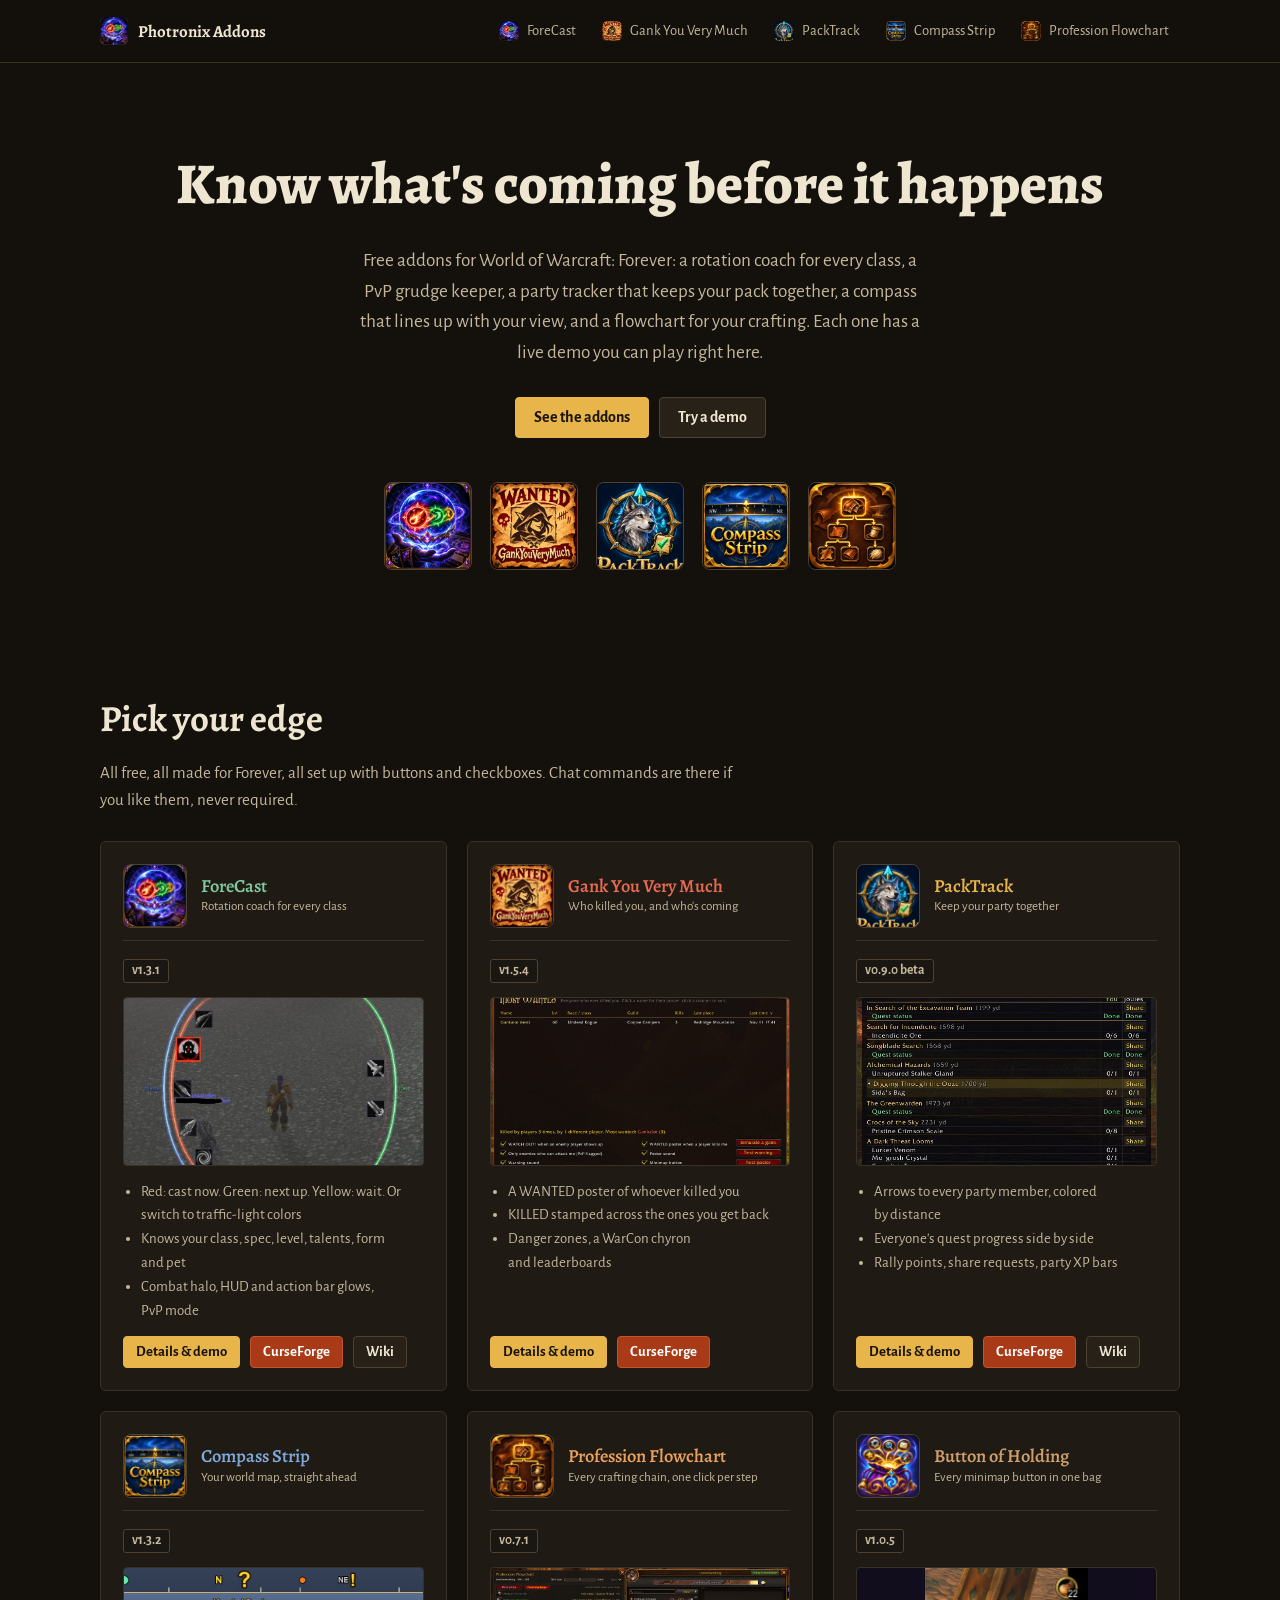
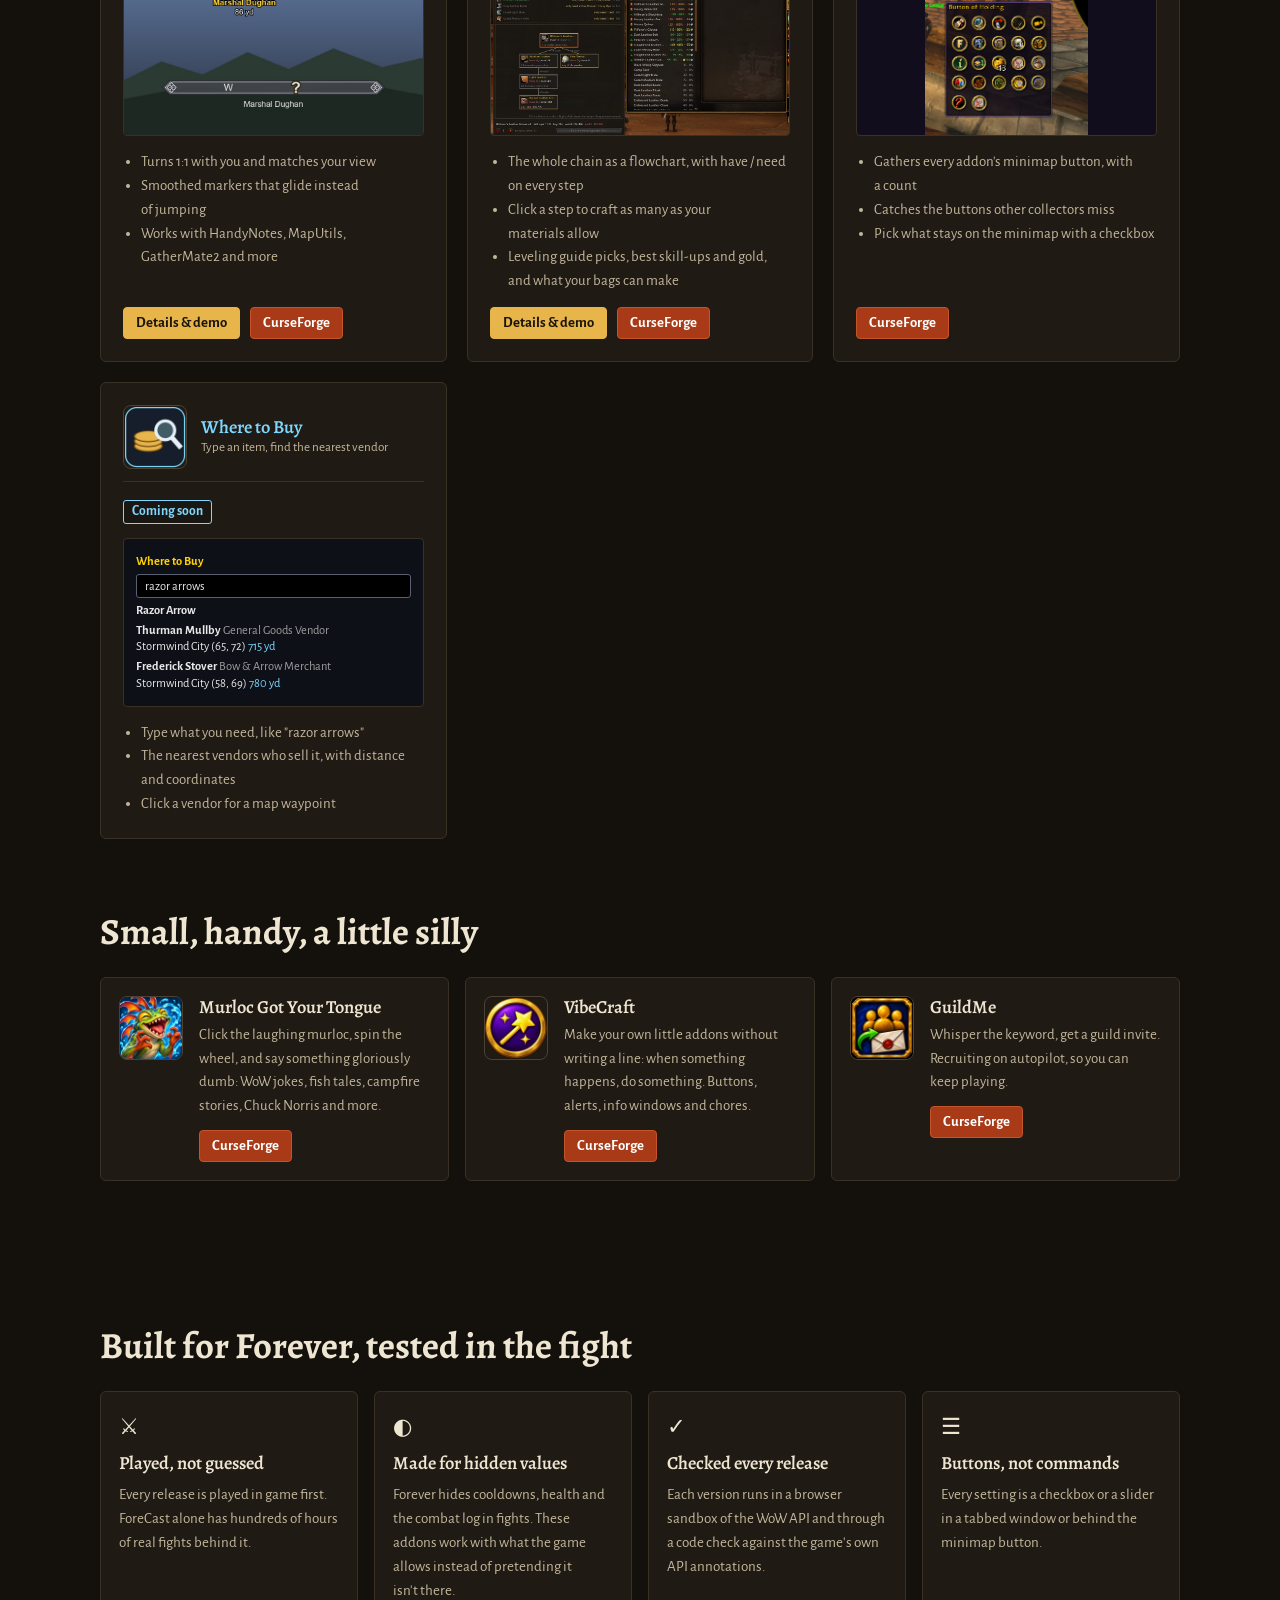
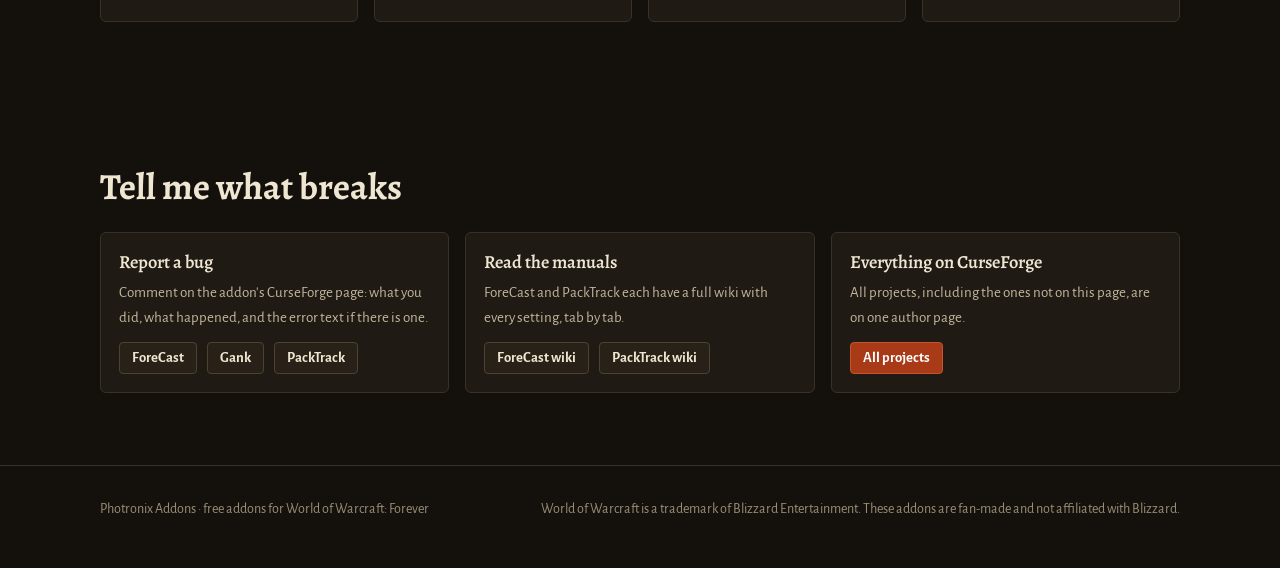
<file: index.html>
<!doctype html>
<html lang="en">
<head>
<meta charset="utf-8">
<meta name="viewport" content="width=device-width,initial-scale=1">
<title>Photronix Addons</title>
<meta name="description" content="ForeCast, Gank You Very Much, PackTrack and Compass Strip: addons for WoW: Forever, with live demos you can try in your browser.">
<link rel="icon" href="img/favicon.png">
<link rel="preconnect" href="https://fonts.googleapis.com"><link rel="preconnect" href="https://fonts.gstatic.com" crossorigin>
<link href="https://fonts.googleapis.com/css2?family=Alegreya:ital,wght@0,500;0,700;0,800;1,500&family=Alegreya+Sans:wght@400;500;700&display=swap" rel="stylesheet">
<link rel="stylesheet" href="assets/site.css?v=4">
</head>
<body>
<header class="top"><div class="wrap">
  <a class="brand" href="./"><div class="orb"></div><span>Photronix Addons</span></a>
  <nav class="nav">
    <a href="forecast/"><img src="img/forecast-icon.png?v=5" alt="">ForeCast</a>
    <a href="gank/"><img src="img/gank-icon.png?v=5" alt="">Gank You Very Much</a>
    <a href="packtrack/"><img src="img/packtrack-icon.png?v=5" alt="">PackTrack</a>
    <a href="compass/"><img src="img/compass-icon.png?v=6" alt="">Compass Strip</a>
    <a href="flowchart/"><img src="img/pflow-icon.png?v=2" alt="">Profession Flowchart</a>
  </nav>
</div></header>

<main>
<section class="hero"><div class="wrap">
  <h1>Know what's coming before it happens</h1>
  <p class="lead">Free addons for World of Warcraft: Forever: a rotation coach for every class, a PvP grudge keeper, a party tracker that keeps your pack together, a compass that lines up with your view, and a flowchart for your crafting. Each one has a live demo you can play right here.</p>
  <div class="btns"><a class="btn primary" href="#addons">See the addons</a><a class="btn" href="forecast/#demo">Try a demo</a></div>
  <div class="icons">
    <a href="forecast/" title="ForeCast"><img src="img/forecast-icon.png?v=5" alt="ForeCast"></a>
    <a href="gank/" title="Gank You Very Much"><img src="img/gank-icon.png?v=5" alt="Gank You Very Much"></a>
    <a href="packtrack/" title="PackTrack"><img src="img/packtrack-icon.png?v=5" alt="PackTrack"></a>
    <a href="compass/" title="Compass Strip"><img src="img/compass-icon.png?v=6" alt="Compass Strip"></a>
    <a href="flowchart/" title="Profession Flowchart"><img src="img/pflow-icon.png?v=2" alt="Profession Flowchart"></a>
  </div>
</div></section>

<section id="addons"><div class="wrap">
  <h2>Pick your edge</h2>
  <p class="muted" style="max-width:640px">All free, all made for Forever, all set up with buttons and checkboxes. Chat commands are there if you like them, never required.</p>
  <div class="cards" style="margin-top:28px">

    <article class="card" style="--accent:#7fc8a0">
      <div class="head"><img src="img/forecast-icon.png?v=5" alt=""><div><h3 style="margin:0">ForeCast</h3><div class="tag">Rotation coach for every class</div></div></div>
      <div><span class="ver" data-ver="forecast">v1.3.1</span></div>
      <img class="shot" src="img/forecast-halo.jpg" alt="ForeCast's halo around a hunter" loading="lazy">
      <ul>
        <li>Red: cast now. Green: next up. Yellow: wait. Or switch to traffic-light colors</li>
        <li>Knows your class, spec, level, talents, form and pet</li>
        <li>Combat halo, HUD and action bar glows, PvP mode</li>
      </ul>
      <div class="btns">
        <a class="btn small primary" href="forecast/">Details &amp; demo</a>
        <a class="btn small cf" href="https://www.curseforge.com/wow/addons/forecast">CurseForge</a>
        <a class="btn small" href="https://photronix2020.github.io/ForeCast-Wiki/">Wiki</a>
      </div>
    </article>

    <article class="card" style="--accent:#e46a52">
      <div class="head"><img src="img/gank-icon.png?v=5" alt=""><div><h3 style="margin:0">Gank You Very Much</h3><div class="tag">Who killed you, and who's coming</div></div></div>
      <div><span class="ver">v1.5.4</span></div>
      <img class="shot" src="img/gank-main.jpg" alt="The Most Wanted list" loading="lazy">
      <ul>
        <li>A WANTED poster of whoever killed you</li>
        <li>KILLED stamped across the ones you get back</li>
        <li>Danger zones, a WarCon chyron and leaderboards</li>
      </ul>
      <div class="btns">
        <a class="btn small primary" href="gank/">Details &amp; demo</a>
        <a class="btn small cf" href="https://www.curseforge.com/wow/addons/gankyouverymuch">CurseForge</a>
      </div>
    </article>

    <article class="card" style="--accent:#e8b54a">
      <div class="head"><img src="img/packtrack-icon.png?v=5" alt=""><div><h3 style="margin:0">PackTrack</h3><div class="tag">Keep your party together</div></div></div>
      <div><span class="ver">v0.9.0 beta</span></div>
      <img class="shot" src="img/packtrack-tracker.jpg" alt="PackTrack's quest grid" loading="lazy">
      <ul>
        <li>Arrows to every party member, colored by distance</li>
        <li>Everyone's quest progress side by side</li>
        <li>Rally points, share requests, party XP bars</li>
      </ul>
      <div class="btns">
        <a class="btn small primary" href="packtrack/">Details &amp; demo</a>
        <a class="btn small cf" href="https://www.curseforge.com/wow/addons/packtrack">CurseForge</a>
        <a class="btn small" href="https://photronix2020.github.io/PackTrack-Wiki/">Wiki</a>
      </div>
    </article>

    <article class="card" style="--accent:#7fa8d8">
      <div class="head"><img src="img/compass-icon.png?v=6" alt=""><div><h3 style="margin:0">Compass Strip</h3><div class="tag">Your world map, straight ahead</div></div></div>
      <div><span class="ver">v1.3.2</span></div>
      <img class="shot" src="img/compass-card.jpg?v=2" alt="Compass Strip across the top of the screen and the Nordic skin" loading="lazy">
      <ul>
        <li>Turns 1:1 with you and matches your view</li>
        <li>Smoothed markers that glide instead of jumping</li>
        <li>Works with HandyNotes, MapUtils, GatherMate2 and more</li>
      </ul>
      <div class="btns">
        <a class="btn small primary" href="compass/">Details &amp; demo</a>
        <a class="btn small cf" href="https://www.curseforge.com/wow/addons/compass-strip">CurseForge</a>
      </div>
    </article>
    <article class="card" style="--accent:#e8a05a">
      <div class="head"><img src="img/pflow-icon.png?v=2" alt=""><div><h3 style="margin:0">Profession Flowchart</h3><div class="tag">Every crafting chain, one click per step</div></div></div>
      <div><span class="ver">v0.7.1</span></div>
      <img class="shot" src="img/pflow-card.jpg?v=2" alt="Profession Flowchart in game beside the leatherworking window" loading="lazy">
      <ul>
        <li>The whole chain as a flowchart, with have / need on every step</li>
        <li>Click a step to craft as many as your materials allow</li>
        <li>Leveling guide picks, best skill-ups and gold, and what your bags can make</li>
      </ul>
      <div class="btns">
        <a class="btn small primary" href="flowchart/">Details &amp; demo</a>
        <a class="btn small cf" href="https://www.curseforge.com/wow/addons/profession-flowchart">CurseForge</a>
      </div>
    </article>
    <article class="card" style="--accent:#cf9f6a">
      <div class="head"><img src="img/boh-icon.png?v=5" alt=""><div><h3 style="margin:0">Button of Holding</h3><div class="tag">Every minimap button in one bag</div></div></div>
      <div><span class="ver">v1.0.5</span></div>
      <img class="shot" src="img/boh-bag.png" alt="The Button of Holding bag open in game, holding 22 minimap buttons" loading="lazy" style="object-fit:contain;background:#120d1c">
      <ul>
        <li>Gathers every addon's minimap button, with a count</li>
        <li>Catches the buttons other collectors miss</li>
        <li>Pick what stays on the minimap with a checkbox</li>
      </ul>
      <div class="btns">
        <a class="btn small cf" href="https://www.curseforge.com/wow/addons/button-of-holding">CurseForge</a>
      </div>
    </article>
    <article class="card" style="--accent:#7fd7ff">
      <div class="head"><img src="img/wheretobuy-icon.png" alt=""><div><h3 style="margin:0">Where to Buy</h3><div class="tag">Type an item, find the nearest vendor</div></div></div>
      <div><span class="ver soon">Coming soon</span></div>
      <div class="shot wtb-mock" role="img" aria-label="The Where to Buy window: razor arrows typed in, with the four nearest vendors and their distances">
        <div class="wtb-title">Where to Buy</div>
        <div class="wtb-box">razor arrows</div>
        <div class="wtb-item">Razor Arrow</div>
        <div class="wtb-v"><b>Thurman Mullby</b> <span>General Goods Vendor</span><br>Stormwind City (65, 72) <em>715 yd</em></div>
        <div class="wtb-v"><b>Frederick Stover</b> <span>Bow &amp; Arrow Merchant</span><br>Stormwind City (58, 69) <em>780 yd</em></div>
      </div>
      <ul>
        <li>Type what you need, like "razor arrows"</li>
        <li>The nearest vendors who sell it, with distance and coordinates</li>
        <li>Click a vendor for a map waypoint</li>
      </ul>
    </article>
  </div>
</div></section>

<section id="more" style="padding-top:0"><div class="wrap">
  <h2>Small, handy, a little silly</h2>
  <div class="minis" style="margin-top:24px">
    <article class="mini">
      <img src="img/murloc-icon.png?v=5" alt="">
      <div><h3>Murloc Got Your Tongue</h3><p>Click the laughing murloc, spin the wheel, and say something gloriously dumb: WoW jokes, fish tales, campfire stories, Chuck Norris and more.</p>
      <a class="btn small cf" href="https://www.curseforge.com/wow/addons/murlocgotyourtongue">CurseForge</a></div>
    </article>
    <article class="mini">
      <img src="img/vibecraft-icon.png?v=5" alt="">
      <div><h3>VibeCraft</h3><p>Make your own little addons without writing a line: when something happens, do something. Buttons, alerts, info windows and chores.</p>
      <a class="btn small cf" href="https://www.curseforge.com/wow/addons/vibecraft">CurseForge</a></div>
    </article>
    <article class="mini">
      <img src="img/guildme-icon.png?v=5" alt="">
      <div><h3>GuildMe</h3><p>Whisper the keyword, get a guild invite. Recruiting on autopilot, so you can keep playing.</p>
      <a class="btn small cf" href="https://www.curseforge.com/wow/addons/guildme">CurseForge</a></div>
    </article>
  </div>
</div></section>

<section><div class="wrap">
  <h2>Built for Forever, tested in the fight</h2>
  <div class="grid3" style="margin-top:24px">
    <div class="tile"><div class="ico">⚔</div><h3>Played, not guessed</h3><p>Every release is played in game first. ForeCast alone has hundreds of hours of real fights behind it.</p></div>
    <div class="tile"><div class="ico">◐</div><h3>Made for hidden values</h3><p>Forever hides cooldowns, health and the combat log in fights. These addons work with what the game allows instead of pretending it isn't there.</p></div>
    <div class="tile"><div class="ico">✓</div><h3>Checked every release</h3><p>Each version runs in a browser sandbox of the WoW API and through a code check against the game's own API annotations.</p></div>
    <div class="tile"><div class="ico">☰</div><h3>Buttons, not commands</h3><p>Every setting is a checkbox or a slider in a tabbed window or behind the minimap button.</p></div>
  </div>
</div></section>

<section><div class="wrap">
  <h2>Tell me what breaks</h2>
  <div class="grid3" style="margin-top:24px">
    <div class="tile"><h3>Report a bug</h3><p>Comment on the addon's CurseForge page: what you did, what happened, and the error text if there is one.</p>
      <div class="btns" style="margin-top:12px"><a class="btn small" href="https://www.curseforge.com/wow/addons/forecast/comments">ForeCast</a><a class="btn small" href="https://www.curseforge.com/wow/addons/gankyouverymuch/comments">Gank</a><a class="btn small" href="https://www.curseforge.com/wow/addons/packtrack/comments">PackTrack</a></div></div>
    <div class="tile"><h3>Read the manuals</h3><p>ForeCast and PackTrack each have a full wiki with every setting, tab by tab.</p>
      <div class="btns" style="margin-top:12px"><a class="btn small" href="https://photronix2020.github.io/ForeCast-Wiki/">ForeCast wiki</a><a class="btn small" href="https://photronix2020.github.io/PackTrack-Wiki/">PackTrack wiki</a></div></div>
    <div class="tile"><h3>Everything on CurseForge</h3><p>All projects, including the ones not on this page, are on one author page.</p>
      <div class="btns" style="margin-top:12px"><a class="btn small cf" href="https://www.curseforge.com/members/photronix/projects">All projects</a></div></div>
  </div>
</div></section>
</main>

<footer><div class="wrap">
  <div>Photronix Addons · free addons for World of Warcraft: Forever</div>
  <div>World of Warcraft is a trademark of Blizzard Entertainment. These addons are fan-made and not affiliated with Blizzard.</div>
</div></footer>
</body>
</html>
</file>
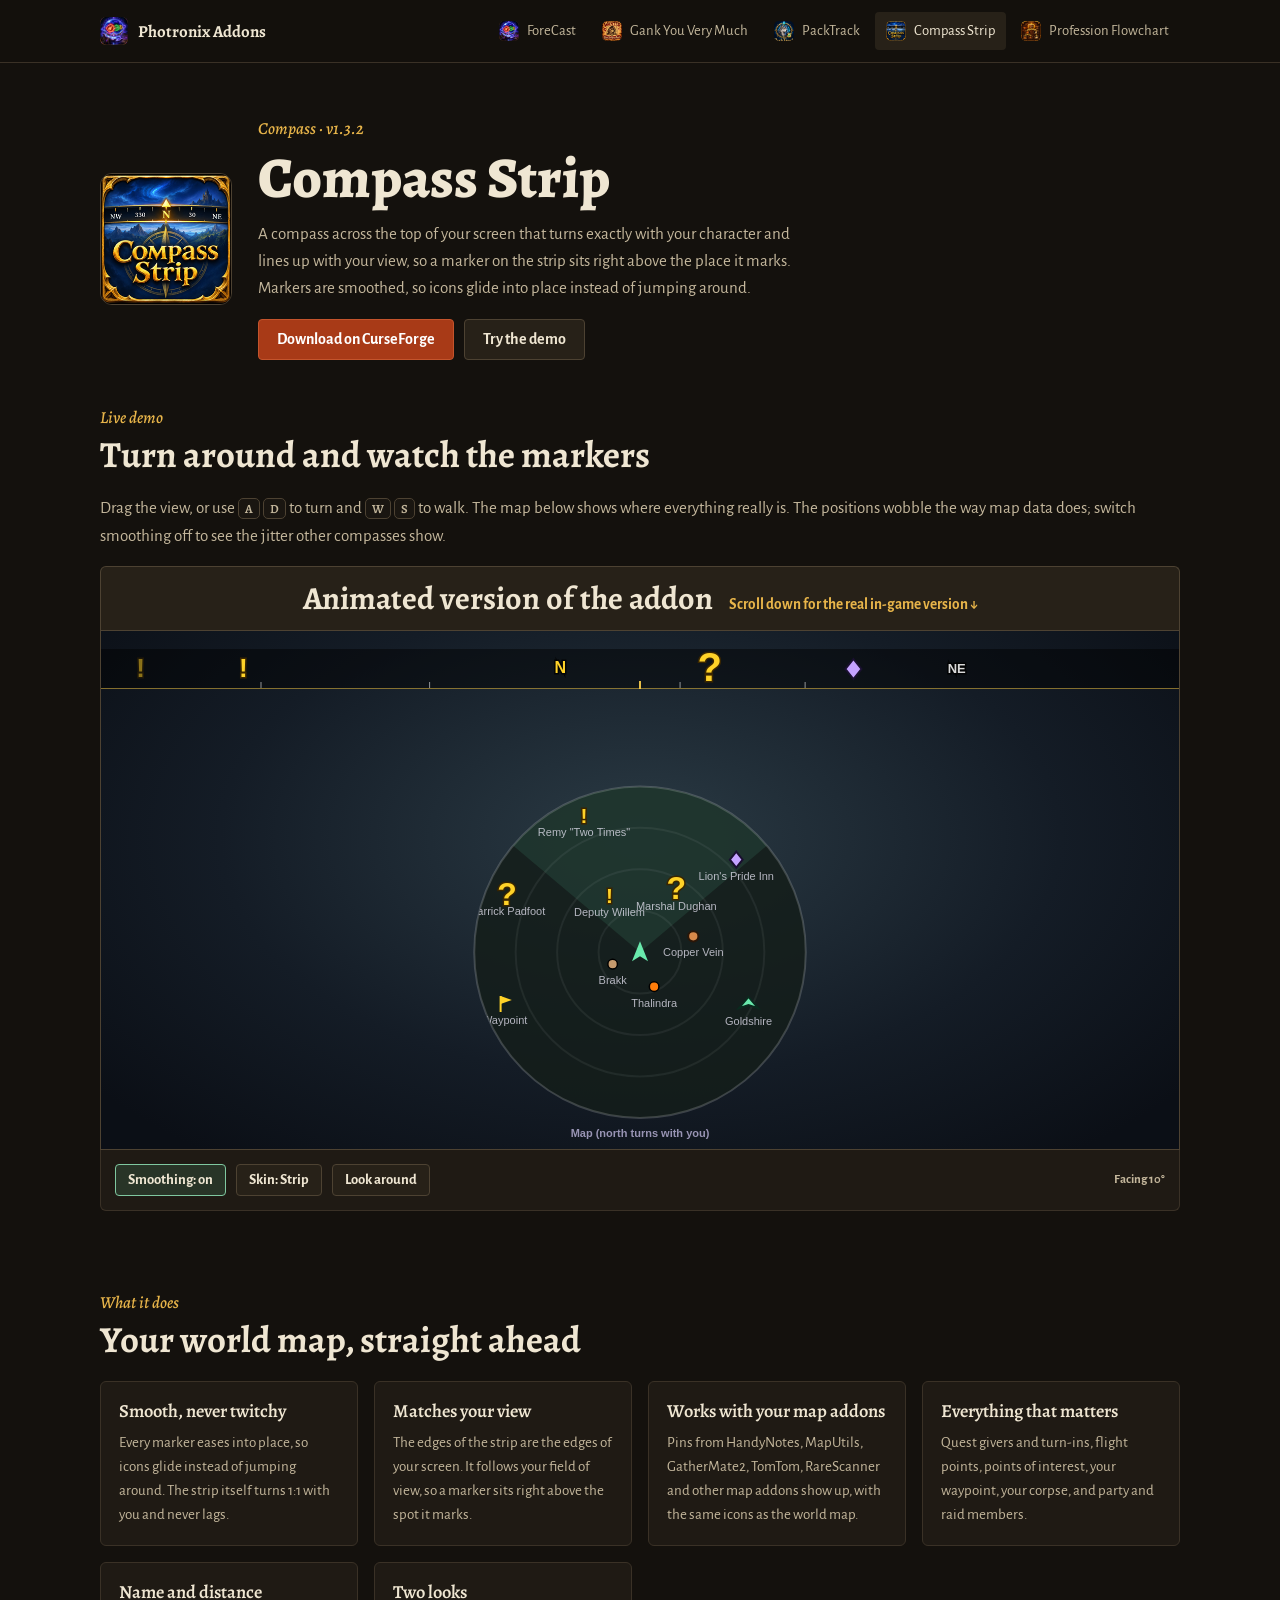
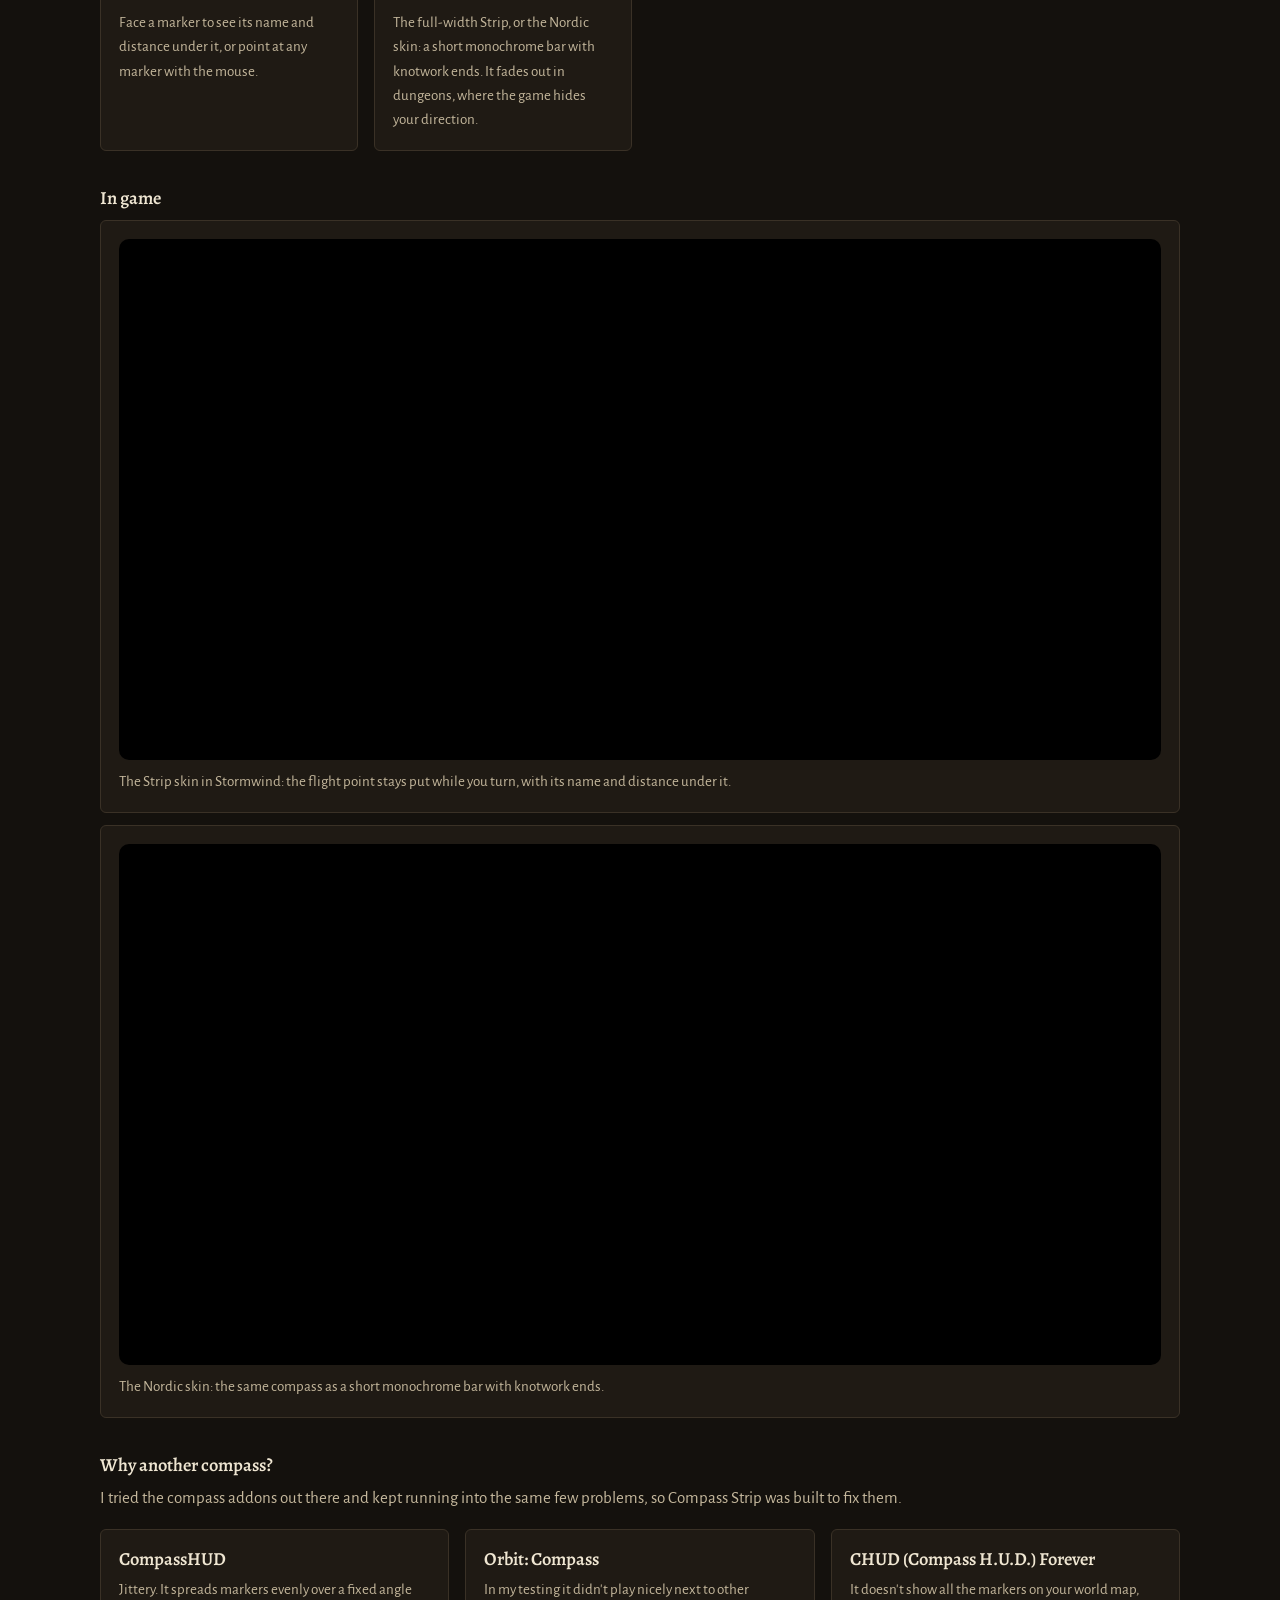
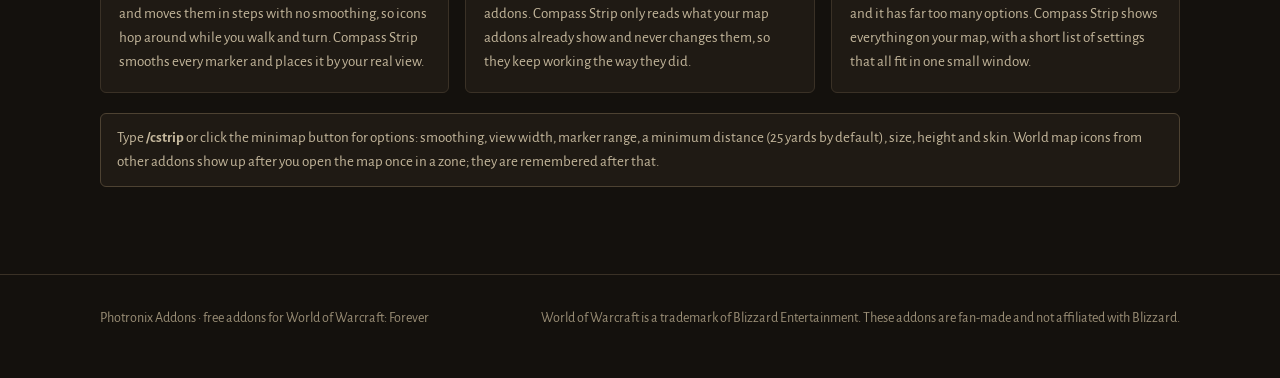
<file: compass/index.html>
<!doctype html>
<html lang="en">
<head>
<meta charset="utf-8">
<meta name="viewport" content="width=device-width,initial-scale=1">
<title>Compass Strip · Photronix Addons</title>
<meta name="description" content="Compass Strip: a full-width compass for WoW: Forever that turns with you, matches your view, and shows your world map markers, smoothed so they don't jump around. Try the demo.">
<link rel="icon" href="../img/compass-icon.png?v=6">
<link rel="preconnect" href="https://fonts.googleapis.com"><link rel="preconnect" href="https://fonts.gstatic.com" crossorigin>
<link href="https://fonts.googleapis.com/css2?family=Alegreya:ital,wght@0,500;0,700;0,800;1,500&family=Alegreya+Sans:wght@400;500;700&display=swap" rel="stylesheet">
<link rel="stylesheet" href="../assets/site.css?v=4">
<style>
#cs{height:520px;cursor:grab;touch-action:none}
#cs.drag{cursor:grabbing}
#cs canvas{position:absolute;inset:0;width:100%;height:100%}
.tip{position:absolute;pointer-events:none;background:rgba(10,10,18,.92);border:1px solid var(--line2);border-radius:8px;padding:6px 10px;font-size:.82rem;display:none;white-space:nowrap;z-index:2}
.tip b{display:block;color:var(--gold)}
.controls label{display:flex;align-items:center;gap:6px;font-size:.88rem;color:var(--muted);cursor:pointer}
.controls .sep{flex:1}
.clip{width:100%;display:block;border-radius:10px;background:#000}
.pill{font:600 .8rem var(--body);color:var(--muted)}
.btn.on{border-color:var(--teal);background:rgba(105,233,172,.12)}
@media (max-width:640px){#cs{height:470px}}
</style>
</head>
<body>
<header class="top"><div class="wrap">
  <a class="brand" href="../"><div class="orb"></div><span>Photronix Addons</span></a>
  <nav class="nav">
    <a href="../forecast/"><img src="../img/forecast-icon.png?v=5" alt="">ForeCast</a>
    <a href="../gank/"><img src="../img/gank-icon.png?v=5" alt="">Gank You Very Much</a>
    <a href="../packtrack/"><img src="../img/packtrack-icon.png?v=5" alt="">PackTrack</a>
    <a class="on" href="./"><img src="../img/compass-icon.png?v=6" alt="">Compass Strip</a>
    <a href="../flowchart/"><img src="../img/pflow-icon.png?v=2" alt="">Profession Flowchart</a>
  </nav>
</div></header>
<main class="wrap">
  <div class="page-head">
    <img src="../img/compass-icon.png?v=6" alt="Compass Strip">
    <div class="txt">
      <div class="eyebrow">Compass · v1.3.2</div>
      <h1>Compass Strip</h1>
      <p class="muted">A compass across the top of your screen that turns exactly with your character and lines up with your view, so a marker on the strip sits right above the place it marks. Markers are smoothed, so icons glide into place instead of jumping around.</p>
      <div class="btns"><a class="btn cf" href="https://www.curseforge.com/wow/addons/compass-strip">Download on CurseForge</a><a class="btn" href="#demo">Try the demo</a></div>
    </div>
  </div>

  <section id="demo" style="padding-top:24px">
    <div class="eyebrow">Live demo</div>
    <h2>Turn around and watch the markers</h2>
    <p class="muted">Drag the view, or use <span class="kbd">A</span> <span class="kbd">D</span> to turn and <span class="kbd">W</span> <span class="kbd">S</span> to walk. The map below shows where everything really is. The positions wobble the way map data does; switch smoothing off to see the jitter other compasses show.</p>
    <a class="demo-banner" href="#ingame"><b>Animated version of the addon</b><span>Scroll down for the real in-game version &darr;</span></a>
    <div id="cs" class="stage joined"><canvas id="cv"></canvas><div class="tip" id="tip"></div></div>
    <div class="controls">
      <button class="btn small on" id="bSmooth">Smoothing: on</button>
      <button class="btn small" id="bSkin">Skin: Strip</button>
      <button class="btn small" id="bSpin">Look around</button>
      <span class="sep"></span>
      <span class="pill" id="info"></span>
    </div>
  </section>

  <section id="features" style="padding-top:10px;scroll-margin-top:80px">
    <div class="eyebrow">What it does</div>
    <h2>Your world map, straight ahead</h2>
    <div class="grid3" style="margin-top:20px">
      <div class="tile"><h3>Smooth, never twitchy</h3><p>Every marker eases into place, so icons glide instead of jumping around. The strip itself turns 1:1 with you and never lags.</p></div>
      <div class="tile"><h3>Matches your view</h3><p>The edges of the strip are the edges of your screen. It follows your field of view, so a marker sits right above the spot it marks.</p></div>
      <div class="tile"><h3>Works with your map addons</h3><p>Pins from HandyNotes, MapUtils, GatherMate2, TomTom, RareScanner and other map addons show up, with the same icons as the world map.</p></div>
      <div class="tile"><h3>Everything that matters</h3><p>Quest givers and turn-ins, flight points, points of interest, your waypoint, your corpse, and party and raid members.</p></div>
      <div class="tile"><h3>Name and distance</h3><p>Face a marker to see its name and distance under it, or point at any marker with the mouse.</p></div>
      <div class="tile"><h3>Two looks</h3><p>The full-width Strip, or the Nordic skin: a short monochrome bar with knotwork ends. It fades out in dungeons, where the game hides your direction.</p></div>
    </div>
    <h3 id="ingame" style="margin-top:36px;scroll-margin-top:80px">In game</h3>
    <figure class="tile" style="margin:12px 0 0"><video class="clip" src="../img/compass-strip.mp4" autoplay muted loop playsinline preload="metadata" aria-label="The Strip skin turning in Stormwind"></video><p style="margin-top:10px">The Strip skin in Stormwind: the flight point stays put while you turn, with its name and distance under it.</p></figure>
    <figure class="tile" style="margin:12px 0 0"><video class="clip" src="../img/compass-nordic.mp4" autoplay muted loop playsinline preload="metadata" aria-label="The Nordic skin turning in Stormwind"></video><p style="margin-top:10px">The Nordic skin: the same compass as a short monochrome bar with knotwork ends.</p></figure>

    <h3 style="margin-top:36px">Why another compass?</h3>
    <p class="muted">I tried the compass addons out there and kept running into the same few problems, so Compass Strip was built to fix them.</p>
    <div class="grid3" style="margin-top:12px">
      <div class="tile"><h3>CompassHUD</h3><p>Jittery. It spreads markers evenly over a fixed angle and moves them in steps with no smoothing, so icons hop around while you walk and turn. Compass Strip smooths every marker and places it by your real view.</p></div>
      <div class="tile"><h3>Orbit: Compass</h3><p>In my testing it didn't play nicely next to other addons. Compass Strip only reads what your map addons already show and never changes them, so they keep working the way they did.</p></div>
      <div class="tile"><h3>CHUD (Compass H.U.D.) Forever</h3><p>It doesn't show all the markers on your world map, and it has far too many options. Compass Strip shows everything on your map, with a short list of settings that all fit in one small window.</p></div>
    </div>

    <p class="note" style="margin-top:20px">Type <b>/cstrip</b> or click the minimap button for options: smoothing, view width, marker range, a minimum distance (25 yards by default), size, height and skin. World map icons from other addons show up after you open the map once in a zone; they are remembered after that.</p>
  </section>
</main>

<footer><div class="wrap">
  <div>Photronix Addons · free addons for World of Warcraft: Forever</div>
  <div>World of Warcraft is a trademark of Blizzard Entertainment. These addons are fan-made and not affiliated with Blizzard.</div>
</div></footer>

<script>
(() => {
  const stage = document.getElementById('cs'), cv = document.getElementById('cv'), ctx = cv.getContext('2d');
  const tip = document.getElementById('tip'), info = document.getElementById('info');
  const capImg = new Image(), barImg = new Image();
  capImg.src = '../img/nordic-cap.png'; barImg.src = '../img/nordic-bar.png';

  // World in yards: x east, y north. Bearings in degrees clockwise from north.
  const P = {x: 0, y: 0, h: 10};
  const marks = [
    {n: 'Marshal Dughan', k: '?', x: 30, y: 82},
    {n: 'Deputy Willem', k: '!', x: -48, y: 60},
    {n: 'Goldshire', k: 'f', x: 140, y: -40},
    {n: 'Lion\'s Pride Inn', k: 'poi', x: 95, y: 130},
    {n: 'Waypoint', k: 'w', x: -150, y: -90},
    {n: 'Thalindra', k: 'p', x: 24, y: -38, c: '#ff7d0a'},
    {n: 'Brakk', k: 'p', x: -30, y: -20, c: '#c69b6d'},
    {n: 'Remy "Two Times"', k: '!', x: -95, y: 150},
    {n: 'Copper Vein', k: 'ore', x: 60, y: 30},
    {n: 'Garrick Padfoot', k: '?', x: -170, y: 40},
  ];
  for (const m of marks) { m.rx = m.x; m.ry = m.y; m.sb = null; }
  let smooth = true, nordic = false, spin = false, W = 0, H = 0, dpr = 1, hover = null;
  const FOV = 100, keys = {};

  function size() {
    dpr = window.devicePixelRatio || 1; W = stage.clientWidth; H = stage.clientHeight;
    cv.width = W * dpr; cv.height = H * dpr; ctx.setTransform(dpr, 0, 0, dpr, 0, 0);
  }
  new ResizeObserver(size).observe(stage); size();

  const wrap = a => ((a + 180) % 360 + 360) % 360 - 180;
  const bearing = (x, y) => Math.atan2(x - P.x, y - P.y) * 180 / Math.PI;
  const tanH = Math.tan(FOV / 2 * Math.PI / 180);
  function sx(b, lo, hi) {
    const d = wrap(b - P.h);
    if (Math.abs(d) >= 89) return null;
    const x = W / 2 + Math.tan(d * Math.PI / 180) / tanH * W / 2;
    return (x < lo || x > hi) ? null : x;
  }

  // map data wobbles a few yards, a few times a second
  let wobbleIn = 0;
  function wobble() {
    for (const m of marks) {
      const j = m.k === 'p' ? 3 : 7;
      m.rx = m.x + (Math.random() - .5) * j * 2; m.ry = m.y + (Math.random() - .5) * j * 2;
    }
  }

  function icon(m, x, y, s, mono) {
    const gold = mono ? '#ebebe8' : '#ffd228';
    ctx.save(); ctx.textAlign = 'center'; ctx.textBaseline = 'middle';
    if (m.k === '?' || m.k === '!') {
      const big = m.k === '?' ? 2 : 1.3;
      ctx.font = `800 ${s * big}px Inter, sans-serif`; ctx.lineWidth = 3; ctx.strokeStyle = mono ? '#222' : '#3a2600';
      ctx.strokeText(m.k, x, y + 1); ctx.fillStyle = gold; ctx.fillText(m.k, x, y + 1);
    } else if (m.k === 'f') {
      ctx.fillStyle = mono ? '#ebebe8' : '#69e9ac'; ctx.strokeStyle = '#0a2a1e'; ctx.lineWidth = 2;
      ctx.beginPath(); ctx.moveTo(x - s * .6, y + s * .2); ctx.lineTo(x, y - s * .5); ctx.lineTo(x + s * .6, y + s * .2); ctx.lineTo(x, y); ctx.closePath(); ctx.fill(); ctx.stroke();
    } else if (m.k === 'poi') {
      ctx.fillStyle = mono ? '#ebebe8' : '#c4a2ff'; ctx.strokeStyle = '#1a1030'; ctx.lineWidth = 2;
      ctx.beginPath(); ctx.moveTo(x, y - s * .5); ctx.lineTo(x + s * .4, y); ctx.lineTo(x, y + s * .5); ctx.lineTo(x - s * .4, y); ctx.closePath(); ctx.fill(); ctx.stroke();
    } else if (m.k === 'w') {
      ctx.strokeStyle = mono ? '#ebebe8' : '#ffd228'; ctx.lineWidth = 2;
      ctx.beginPath(); ctx.moveTo(x - s * .25, y + s * .5); ctx.lineTo(x - s * .25, y - s * .5); ctx.stroke();
      ctx.fillStyle = mono ? '#ebebe8' : '#ffd228'; ctx.beginPath(); ctx.moveTo(x - s * .25, y - s * .5); ctx.lineTo(x + s * .45, y - s * .25); ctx.lineTo(x - s * .25, y); ctx.fill();
    } else if (m.k === 'ore') {
      ctx.fillStyle = mono ? '#ebebe8' : '#d8894a'; ctx.strokeStyle = '#2a1608'; ctx.lineWidth = 2;
      ctx.beginPath(); ctx.arc(x, y, s * .32, 0, 7); ctx.fill(); ctx.stroke();
    } else {
      ctx.fillStyle = mono ? '#ebebe8' : m.c; ctx.strokeStyle = '#000'; ctx.lineWidth = 1.5;
      ctx.beginPath(); ctx.arc(x, y, s * .3, 0, 7); ctx.fill(); ctx.stroke();
    }
    ctx.restore();
  }

  const hitboxes = [];
  function drawCompass(dt) {
    hitboxes.length = 0;
    const top = 18, h = nordic ? 34 : 40;
    let lo = 0, hi = W;
    if (nordic) {
      const bw = Math.min(W - 4 * h - 20, Math.max(260, W * .45));
      lo = (W - bw) / 2; hi = lo + bw;
      if (barImg.complete) ctx.drawImage(barImg, lo, top, bw, h);
      if (capImg.complete) {
        ctx.drawImage(capImg, lo - 2 * h, top, 2 * h, h);
        ctx.save(); ctx.translate(hi + 2 * h, top); ctx.scale(-1, 1); ctx.drawImage(capImg, 0, 0, 2 * h, h); ctx.restore();
      }
    } else {
      ctx.fillStyle = 'rgba(0,0,0,.45)'; ctx.fillRect(0, top, W, h);
      ctx.fillStyle = 'rgba(255,209,77,.5)'; ctx.fillRect(0, top + h - 1, W, 1);
      ctx.fillStyle = 'rgba(255,209,77,.9)'; ctx.fillRect(W / 2 - 1, top + h - 8, 2, 8);
    }
    const reach = (hi - lo) / 2, fade = x => { const t = Math.abs(x - W / 2) / reach; return t < .85 ? 1 : Math.max(0, (1 - t) / .15); };
    const L = {0: 'N', 45: 'NE', 90: 'E', 135: 'SE', 180: 'S', 225: 'SW', 270: 'W', 315: 'NW'};
    ctx.textAlign = 'center'; ctx.textBaseline = 'middle';
    for (let b = 0; b < 360; b += 15) {
      const x = sx(b, lo, hi); if (x === null) continue;
      ctx.globalAlpha = fade(x);
      if (L[b] && (!nordic || b % 90 === 0)) {
        const major = b % 90 === 0;
        ctx.font = nordic ? '500 18px "Arial Narrow", Arial, sans-serif' : `700 ${major ? 16 : 13}px Inter, sans-serif`;
        ctx.lineWidth = 3; ctx.strokeStyle = 'rgba(0,0,0,.8)'; ctx.strokeText(L[b], x, top + h / 2);
        ctx.fillStyle = nordic ? '#ededeb' : (major ? '#ffd228' : '#d9d9d9'); ctx.fillText(L[b], x, top + h / 2);
      } else if (!nordic && !L[b]) {
        ctx.fillStyle = 'rgba(255,255,255,.55)'; ctx.fillRect(x, top + h - 7, 1, 6);
      }
    }
    ctx.globalAlpha = 1;
    // markers: smoothed bearing eases toward the reported one; the strip itself is never smoothed
    const k = smooth ? 1 - Math.exp(-dt / .16) : 1;
    let focus = null, fOff = 1e9;
    const order = marks.map(m => ({m, d: Math.hypot(m.x - P.x, m.y - P.y)})).sort((a, b) => b.d - a.d);
    for (const {m, d} of order) {
      const raw = bearing(m.rx, m.ry);
      m.sb = m.sb === null ? raw : m.sb + wrap(raw - m.sb) * k;
      const x = sx(m.sb, lo, hi);
      if (x === null) continue;
      ctx.globalAlpha = fade(x) * (d < 200 ? 1 : .7);
      const s = m.k === 'p' ? 16 : 20;
      icon(m, x, top + h / 2, s, nordic);
      hitboxes.push({m, d, x, y: top + h / 2});
      const off = Math.abs(x - W / 2);
      if (off < W * .05 && off < fOff) { focus = {m, d, x}; fOff = off; }
    }
    ctx.globalAlpha = 1;
    if (focus) {
      const lx = nordic ? W / 2 : focus.x, ly = top + h + (nordic ? 16 : 18);
      ctx.font = nordic ? '500 16px "Arial Narrow", Arial, sans-serif' : '600 13px Inter, sans-serif';
      ctx.lineWidth = 3; ctx.strokeStyle = 'rgba(0,0,0,.85)';
      ctx.strokeText(focus.m.n, lx, ly); ctx.fillStyle = nordic ? '#ededeb' : '#ffd228'; ctx.fillText(focus.m.n, lx, ly);
      ctx.font = '500 12px Inter, sans-serif';
      ctx.strokeText(Math.round(focus.d) + ' yd', lx, ly + 16); ctx.fillStyle = '#fff'; ctx.fillText(Math.round(focus.d) + ' yd', lx, ly + 16);
      if (nordic) {
        const w = ctx.measureText(focus.m.n).width / 2 + 60;
        ctx.fillStyle = 'rgba(205,205,200,.8)'; ctx.fillRect(lx - w - 40, ly, 46, 1); ctx.fillRect(lx + w - 6, ly, 46, 1);
      }
    }
  }

  function drawMap() {
    const cx = W / 2, cy = H * .62, r = Math.min(H * .32, W * .4), scale = r / 200;
    ctx.save();
    ctx.beginPath(); ctx.arc(cx, cy, r, 0, 7); ctx.fillStyle = 'rgba(20,30,26,.85)'; ctx.fill();
    ctx.strokeStyle = 'rgba(255,255,255,.18)'; ctx.lineWidth = 2; ctx.stroke(); ctx.clip();
    // view wedge
    ctx.fillStyle = 'rgba(105,233,172,.10)'; ctx.beginPath(); ctx.moveTo(cx, cy);
    ctx.arc(cx, cy, r, (-90 - FOV / 2) * Math.PI / 180, (-90 + FOV / 2) * Math.PI / 180); ctx.closePath(); ctx.fill();
    for (const ring of [50, 100, 150]) { ctx.beginPath(); ctx.arc(cx, cy, ring * scale, 0, 7); ctx.strokeStyle = 'rgba(255,255,255,.06)'; ctx.stroke(); }
    const a = -P.h * Math.PI / 180;
    for (const m of marks) {
      const dx = m.x - P.x, dy = m.y - P.y;
      const x = cx + (dx * Math.cos(a) - dy * Math.sin(a)) * scale;
      const y = cy - (dx * Math.sin(a) + dy * Math.cos(a)) * scale;
      icon(m, x, y, 16, false);
      ctx.font = '500 11px Inter, sans-serif'; ctx.fillStyle = 'rgba(235,232,247,.75)'; ctx.textAlign = 'center';
      ctx.fillText(m.n, x, y + 17);
    }
    ctx.restore();
    // you
    ctx.fillStyle = '#69e9ac'; ctx.beginPath(); ctx.moveTo(cx, cy - 11); ctx.lineTo(cx - 8, cy + 9); ctx.lineTo(cx, cy + 4); ctx.lineTo(cx + 8, cy + 9); ctx.closePath(); ctx.fill();
    ctx.font = '600 11px Inter, sans-serif'; ctx.fillStyle = 'rgba(167,162,196,.9)'; ctx.textAlign = 'center';
    ctx.fillText('Map (north turns with you)', cx, cy + r + 16);
  }

  let last = performance.now();
  function frame(t) {
    const dt = Math.min(.05, (t - last) / 1000); last = t;
    if (keys.a || keys.arrowleft) P.h -= 90 * dt;
    if (keys.d || keys.arrowright) P.h += 90 * dt;
    if (spin) P.h += 40 * dt;
    const mv = (keys.w || keys.arrowup ? 1 : 0) - (keys.s || keys.arrowdown ? 1 : 0);
    if (mv) { P.x += Math.sin(P.h * Math.PI / 180) * 14 * dt * mv; P.y += Math.cos(P.h * Math.PI / 180) * 14 * dt * mv; }
    P.h = (P.h % 360 + 360) % 360;
    wobbleIn -= dt; if (wobbleIn <= 0) { wobbleIn = .2; wobble(); }
    ctx.clearRect(0, 0, W, H);
    drawMap();
    drawCompass(dt);
    if (hover) {
      const hb = hitboxes.find(b => b.m === hover.m);
      if (hb) { tip.innerHTML = `<b>${hb.m.n}</b>${Math.round(hb.d)} yards`; tip.style.left = Math.min(W - 150, Math.max(4, hb.x - 60)) + 'px'; tip.style.top = (hb.y + 26) + 'px'; tip.style.display = 'block'; }
      else tip.style.display = 'none';
    }
    info.textContent = 'Facing ' + Math.round(P.h) + '°';
    requestAnimationFrame(frame);
  }
  requestAnimationFrame(frame);

  // drag to turn, hover markers for name and distance
  let dragX = null;
  stage.addEventListener('pointerdown', e => { dragX = e.clientX; stage.classList.add('drag'); stage.setPointerCapture(e.pointerId); spin = false; bSpin.classList.remove('on'); });
  stage.addEventListener('pointermove', e => {
    if (dragX !== null) { P.h -= (e.clientX - dragX) * .35; dragX = e.clientX; }
    const r = stage.getBoundingClientRect(), mx = e.clientX - r.left, my = e.clientY - r.top;
    const hit = hitboxes.find(b => Math.abs(b.x - mx) < 13 && Math.abs(b.y - my) < 16);
    hover = hit || null; if (!hit) tip.style.display = 'none';
  });
  const end = () => { dragX = null; stage.classList.remove('drag'); };
  stage.addEventListener('pointerup', end); stage.addEventListener('pointercancel', end);
  stage.addEventListener('pointerleave', () => { hover = null; tip.style.display = 'none'; });
  addEventListener('keydown', e => { const k = e.key.toLowerCase(); if ('wasd'.includes(k) || k.startsWith('arrow')) { if (stage.getBoundingClientRect().bottom > 0 && stage.getBoundingClientRect().top < innerHeight) { keys[k] = true; if (k.startsWith('arrow')) e.preventDefault(); } } });
  addEventListener('keyup', e => { keys[e.key.toLowerCase()] = false; });

  const bSmooth = document.getElementById('bSmooth'), bSkin = document.getElementById('bSkin'), bSpin = document.getElementById('bSpin');
  bSmooth.onclick = () => { smooth = !smooth; bSmooth.textContent = 'Smoothing: ' + (smooth ? 'on' : 'off'); bSmooth.classList.toggle('on', smooth); };
  bSkin.onclick = () => { nordic = !nordic; bSkin.textContent = 'Skin: ' + (nordic ? 'Nordic' : 'Strip'); };
  bSpin.onclick = () => { spin = !spin; bSpin.classList.toggle('on', spin); };
})();
</script>
</body>
</html>
</file>
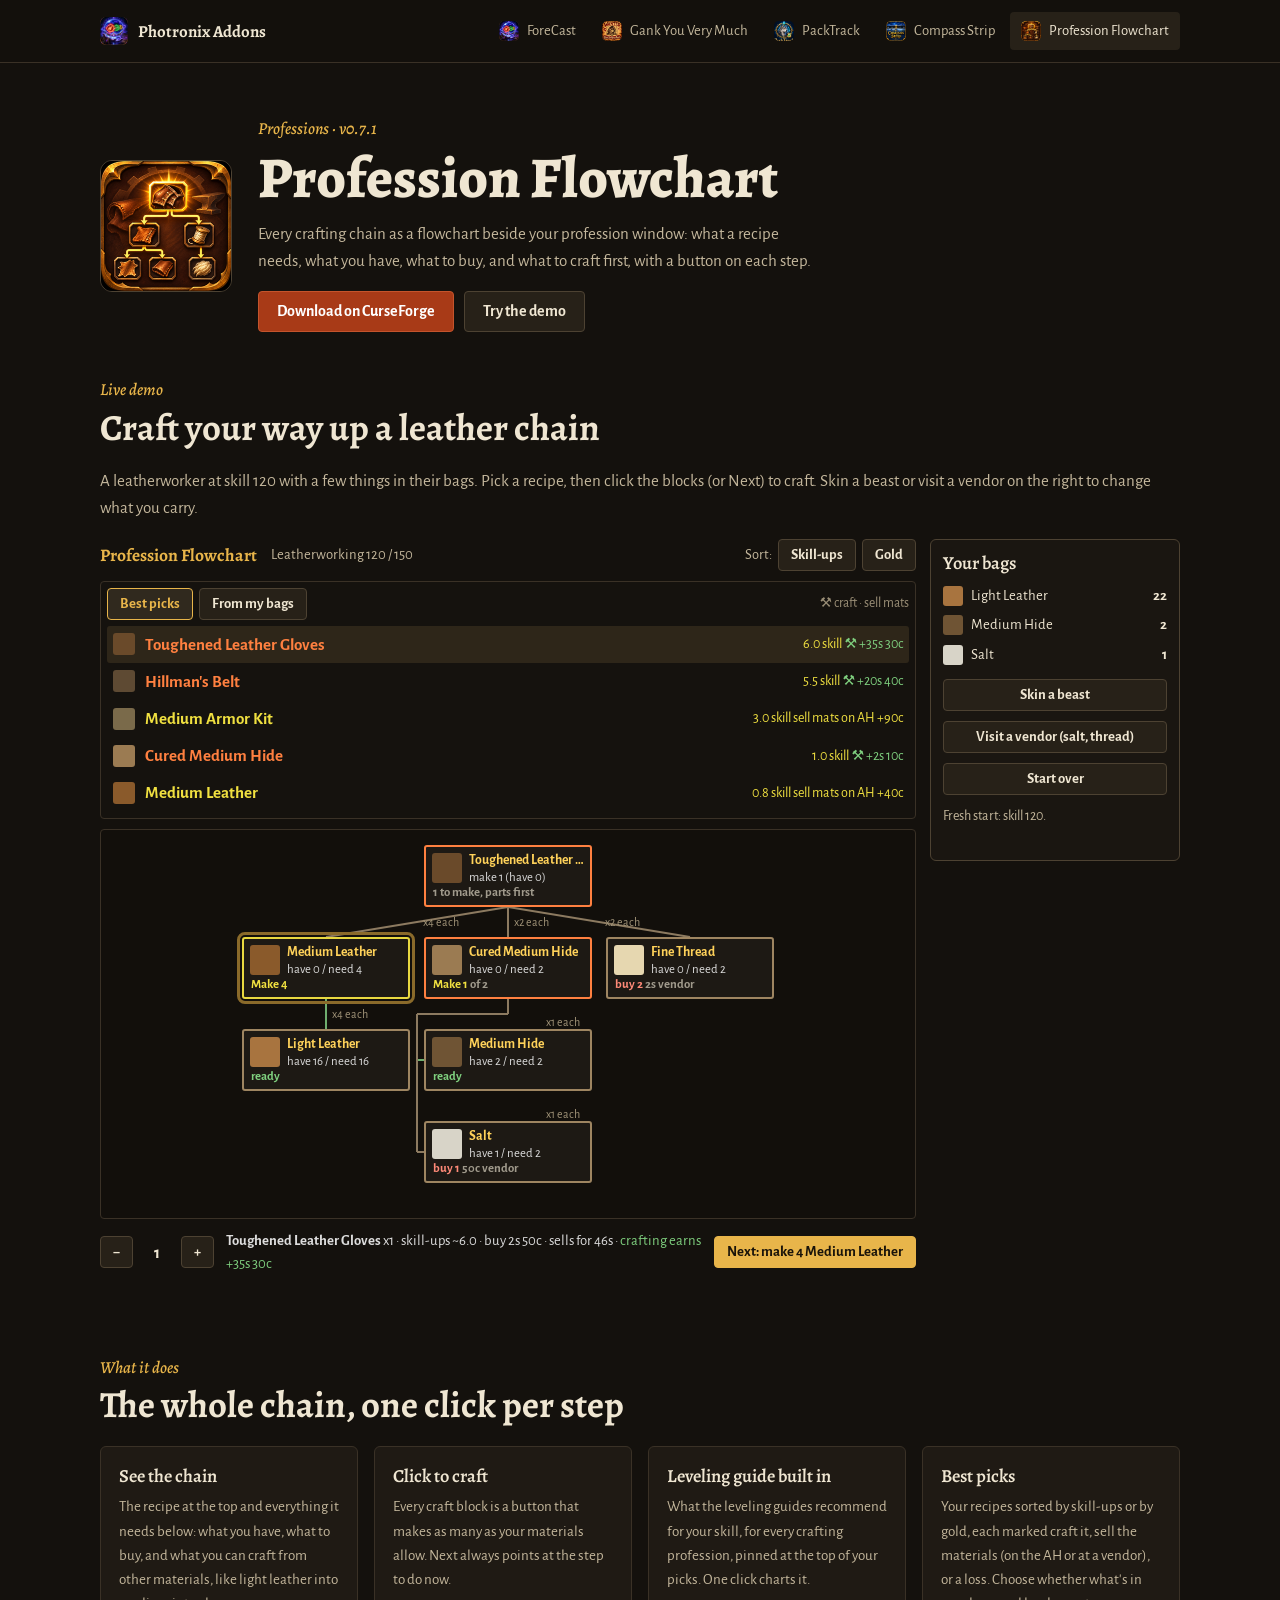
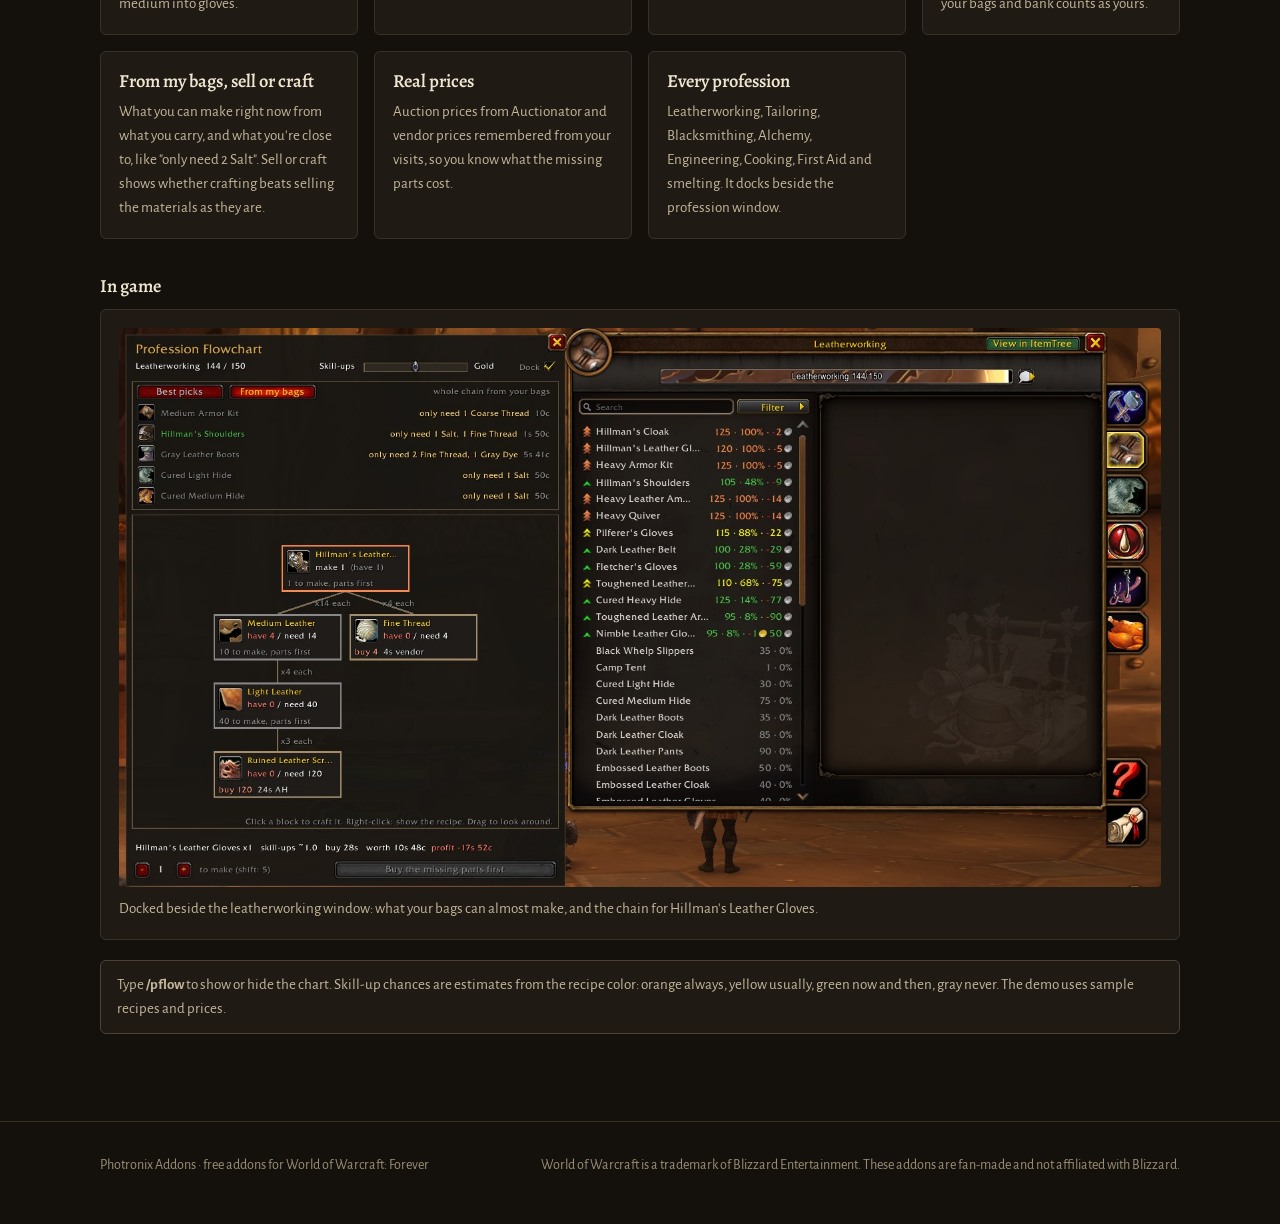
<file: flowchart/index.html>
<!doctype html>
<html lang="en">
<head>
<meta charset="utf-8">
<meta name="viewport" content="width=device-width,initial-scale=1">
<title>Profession Flowchart · Photronix Addons</title>
<meta name="description" content="Profession Flowchart: every crafting chain as a flowchart beside your profession window, with a button to craft each step and picks for the best skill-ups and gold. Try the demo.">
<link rel="icon" href="../img/pflow-icon.png?v=2">
<link rel="preconnect" href="https://fonts.googleapis.com"><link rel="preconnect" href="https://fonts.gstatic.com" crossorigin>
<link href="https://fonts.googleapis.com/css2?family=Alegreya:ital,wght@0,500;0,700;0,800;1,500&family=Alegreya+Sans:wght@400;500;700&display=swap" rel="stylesheet">
<link rel="stylesheet" href="../assets/site.css?v=4">
<style>
.pf{display:grid;grid-template-columns:minmax(0,1fr) 250px;gap:14px;align-items:start}
.win{padding:0}
.win .hd{display:flex;flex-wrap:wrap;align-items:center;gap:8px 14px;margin-bottom:10px}
.win .hd b{font:700 1.1rem var(--display);color:var(--gold)}
.win .hd .sk{color:var(--muted);font-size:.92rem}
.win .hd .sort{margin-left:auto;display:flex;align-items:center;gap:6px;font-size:.9rem;color:var(--muted)}
.win input[type=range]{width:120px;accent-color:var(--gold)}
.list{border:1px solid var(--line);border-radius:4px;background:#15120e;padding:6px}
.tabs{display:flex;gap:6px;align-items:center;margin-bottom:6px}
.tabs .btn.on{border-color:var(--gold);background:#30291e;color:var(--gold)}
.tabs .hint2{margin-left:auto;font-size:.85rem;color:var(--dim)}
.row{display:flex;align-items:center;gap:10px;width:100%;padding:5px 6px;border:0;border-radius:3px;background:none;color:inherit;font:inherit;text-align:left;cursor:pointer}
.row:hover{background:#221d16}
.row.sel{background:#2e2619}
.row .ic{flex:none;width:22px;height:22px;border-radius:3px}
.row .nm{flex:1;min-width:0;white-space:nowrap;overflow:hidden;text-overflow:ellipsis;font-weight:700}
.row .sub{font-size:.88rem;white-space:nowrap}
.empty{color:var(--dim);font-size:.9rem;padding:8px}
.chart{position:relative;margin-top:10px;border:1px solid var(--line);border-radius:4px;background:#120f0b;overflow:auto;height:390px}
.chart svg{position:absolute;left:0;top:0;pointer-events:none}
.node{position:absolute;width:168px;height:62px;border:2px solid #9e8561;border-radius:3px;background:#1d1914;padding:0;text-align:left;color:inherit;font:inherit;line-height:1.2;cursor:default}
.node.craft{cursor:pointer}
.node.craft:hover{background:#262017}
.node.next{outline:3px solid #8a6a2a;outline-offset:2px}
.node .ic{position:absolute;left:6px;top:6px;width:30px;height:30px;border-radius:3px}
.node .nm{position:absolute;left:43px;right:6px;top:5px;color:#ffd25a;font-weight:700;font-size:.86rem;white-space:nowrap;overflow:hidden;text-overflow:ellipsis}
.node .ta{position:absolute;left:43px;right:4px;top:23px;font-size:.8rem;color:#ddd;white-space:nowrap}
.node .ac{position:absolute;left:7px;bottom:4px;font-size:.8rem;font-weight:700;white-space:nowrap}
.per{position:absolute;font-size:.75rem;color:#a09378;white-space:nowrap}
.ft{display:flex;flex-wrap:wrap;align-items:center;gap:8px 12px;margin-top:10px}
.ft .cnt{min-width:24px;text-align:center;font-weight:700}
.ft .sum{flex:1 1 260px;font-size:.92rem;color:#ddd}
.ft .go{margin-left:auto}
.bags{background:#1a1611;border:1px solid var(--line2);border-radius:var(--radius);padding:12px}
.bags h3{margin-bottom:8px}
.bag{display:flex;align-items:center;gap:8px;padding:3px 0;font-size:.92rem}
.bag .ic{width:20px;height:20px;border-radius:3px;flex:none}
.bag .n{margin-left:auto;font-weight:700}
.bags .btns{margin-top:10px;flex-direction:column}
.bags .btns .btn{justify-content:center}
.log{margin-top:10px;font-size:.88rem;color:var(--muted);min-height:3em}
.c-orange{color:#ff8040}.c-yellow{color:#f0e040}.c-green{color:#4cc04c}.c-gray{color:#a0a0a0}
.good{color:#7fd07f}.bad{color:#ff8a78}.dim{color:#a09a8c}
@media (max-width:860px){.pf{grid-template-columns:1fr}}
</style>
</head>
<body>
<header class="top"><div class="wrap">
  <a class="brand" href="../"><div class="orb"></div><span>Photronix Addons</span></a>
  <nav class="nav">
    <a href="../forecast/"><img src="../img/forecast-icon.png?v=5" alt="">ForeCast</a>
    <a href="../gank/"><img src="../img/gank-icon.png?v=5" alt="">Gank You Very Much</a>
    <a href="../packtrack/"><img src="../img/packtrack-icon.png?v=5" alt="">PackTrack</a>
    <a href="../compass/"><img src="../img/compass-icon.png?v=6" alt="">Compass Strip</a>
    <a class="on" href="./"><img src="../img/pflow-icon.png?v=2" alt="">Profession Flowchart</a>
  </nav>
</div></header>
<main class="wrap">
  <div class="page-head">
    <img src="../img/pflow-icon.png?v=2" alt="Profession Flowchart">
    <div class="txt">
      <div class="eyebrow">Professions · v0.7.1</div>
      <h1>Profession Flowchart</h1>
      <p class="muted">Every crafting chain as a flowchart beside your profession window: what a recipe needs, what you have, what to buy, and what to craft first, with a button on each step.</p>
      <div class="btns"><a class="btn cf" href="https://www.curseforge.com/wow/addons/profession-flowchart">Download on CurseForge</a><a class="btn" href="#demo">Try the demo</a></div>
    </div>
  </div>

  <section id="demo" style="padding-top:24px">
    <div class="eyebrow">Live demo</div>
    <h2>Craft your way up a leather chain</h2>
    <p class="muted">A leatherworker at skill 120 with a few things in their bags. Pick a recipe, then click the blocks (or Next) to craft. Skin a beast or visit a vendor on the right to change what you carry.</p>
    <div class="pf">
      <div class="win" id="win">
        <div class="hd">
          <b>Profession Flowchart</b><span class="sk" id="skill"></span>
          <span class="sort">Sort: <button class="btn small on" id="sSkill">Skill-ups</button><button class="btn small" id="sGold">Gold</button></span>
        </div>
        <div class="list">
          <div class="tabs">
            <button class="btn small on" id="tBest">Best picks</button>
            <button class="btn small" id="tBags">From my bags</button>
            <span class="hint2" id="lhead"></span>
          </div>
          <div id="rows"></div>
        </div>
        <div class="chart" id="chart"><svg id="svg"></svg></div>
        <div class="ft">
          <button class="btn small" id="minus" aria-label="Fewer">−</button><span class="cnt" id="cnt">1</span><button class="btn small" id="plus" aria-label="More">+</button>
          <span class="sum" id="sum"></span>
          <button class="btn small primary go" id="next">Next</button>
        </div>
      </div>
      <aside class="bags">
        <h3>Your bags</h3>
        <div id="bagList"></div>
        <div class="btns">
          <button class="btn small" id="skin">Skin a beast</button>
          <button class="btn small" id="vendor">Visit a vendor (salt, thread)</button>
          <button class="btn small" id="reset">Start over</button>
        </div>
        <div class="log" id="log" aria-live="polite"></div>
      </aside>
    </div>
  </section>

  <section id="features" style="padding-top:10px;scroll-margin-top:80px">
    <div class="eyebrow">What it does</div>
    <h2>The whole chain, one click per step</h2>
    <div class="grid3" style="margin-top:20px">
      <div class="tile"><h3>See the chain</h3><p>The recipe at the top and everything it needs below: what you have, what to buy, and what you can craft from other materials, like light leather into medium into gloves.</p></div>
      <div class="tile"><h3>Click to craft</h3><p>Every craft block is a button that makes as many as your materials allow. Next always points at the step to do now.</p></div>
      <div class="tile"><h3>Leveling guide built in</h3><p>What the leveling guides recommend for your skill, for every crafting profession, pinned at the top of your picks. One click charts it.</p></div>
      <div class="tile"><h3>Best picks</h3><p>Your recipes sorted by skill-ups or by gold, each marked craft it, sell the materials (on the AH or at a vendor), or a loss. Choose whether what's in your bags and bank counts as yours.</p></div>
      <div class="tile"><h3>From my bags, sell or craft</h3><p>What you can make right now from what you carry, and what you're close to, like "only need 2 Salt". Sell or craft shows whether crafting beats selling the materials as they are.</p></div>
      <div class="tile"><h3>Real prices</h3><p>Auction prices from Auctionator and vendor prices remembered from your visits, so you know what the missing parts cost.</p></div>
      <div class="tile"><h3>Every profession</h3><p>Leatherworking, Tailoring, Blacksmithing, Alchemy, Engineering, Cooking, First Aid and smelting. It docks beside the profession window.</p></div>
    </div>
    <h3 id="ingame" style="margin-top:36px;scroll-margin-top:80px">In game</h3>
    <figure class="tile" style="margin:12px 0 0"><img src="../img/pflow-ingame.jpg?v=1" alt="Profession Flowchart docked beside the leatherworking window, showing the From my bags list and the chain for Hillman's Leather Gloves" loading="lazy" style="width:100%;border-radius:4px"><p style="margin-top:10px">Docked beside the leatherworking window: what your bags can almost make, and the chain for Hillman's Leather Gloves.</p></figure>
    <p class="note" style="margin-top:20px">Type <b>/pflow</b> to show or hide the chart. Skill-up chances are estimates from the recipe color: orange always, yellow usually, green now and then, gray never. The demo uses sample recipes and prices.</p>
  </section>
</main>

<footer><div class="wrap">
  <div>Photronix Addons · free addons for World of Warcraft: Forever</div>
  <div>World of Warcraft is a trademark of Blizzard Entertainment. These addons are fan-made and not affiliated with Blizzard.</div>
</div></footer>

<script>
(() => {
  // Sample data: items (name, color swatch, sale value, vendor price) and recipes with their skill colors
  // (orange from t[0], yellow from t[1], green from t[2], gray from t[3]).
  const I = {
    LL: {n: 'Light Leather', c: '#a8743f', v: 40},
    ML: {n: 'Medium Leather', c: '#8a5a2b', v: 120},
    MH: {n: 'Medium Hide', c: '#6f5434', v: 90},
    SA: {n: 'Salt', c: '#d8d4c8', vend: 50},
    CT: {n: 'Coarse Thread', c: '#bfae8a', vend: 10},
    FT: {n: 'Fine Thread', c: '#e6d7b0', vend: 100},
    CMH: {n: 'Cured Medium Hide', c: '#9b7b52', v: 300},
    MAK: {n: 'Medium Armor Kit', c: '#7a6a4a', v: 400},
    TLG: {n: 'Toughened Leather Gloves', c: '#6a4a2a', v: 4600},
    HB: {n: 'Hillman\'s Belt', c: '#5e4a33', v: 3200},
    LAK: {n: 'Light Armor Kit', c: '#b08a5a', v: 30},
  };
  const R = [
    {id: 'ML', n: 'Medium Leather', out: 'ML', t: [100, 115, 122, 130], reag: [['LL', 4]]},
    {id: 'CMH', n: 'Cured Medium Hide', out: 'CMH', t: [115, 138, 146, 155], reag: [['MH', 1], ['SA', 1]]},
    {id: 'MAK', n: 'Medium Armor Kit', out: 'MAK', t: [100, 115, 122, 130], reag: [['ML', 3], ['CT', 1]]},
    {id: 'TLG', n: 'Toughened Leather Gloves', out: 'TLG', t: [120, 145, 157, 170], reag: [['ML', 4], ['CMH', 2], ['FT', 2]]},
    {id: 'HB', n: 'Hillman\'s Belt', out: 'HB', t: [120, 145, 155, 165], reag: [['ML', 6], ['FT', 2]]},
    {id: 'LAK', n: 'Light Armor Kit', out: 'LAK', t: [1, 30, 45, 60], reag: [['LL', 1]]},
  ];
  const maker = {}; R.forEach(r => maker[r.out] = r);
  const DIFF = ['orange', 'yellow', 'green', 'gray'], CH = [1, .75, .25, 0];
  const START = {LL: 22, MH: 2, SA: 1};
  let bags, skill, target = 'TLG', count = 1, mode = 'best', sortBy = 'skill';
  const $ = id => document.getElementById(id);

  function reset() { bags = {...START}; skill = 120; count = 1; target = 'TLG'; say('Fresh start: skill 120.'); draw(); }
  const have = k => bags[k] || 0;
  const diff = r => skill < r.t[1] ? 0 : skill < r.t[2] ? 1 : skill < r.t[3] ? 2 : 3;
  const money = c => { c = Math.round(Math.abs(c)); const g = Math.floor(c / 10000), s = Math.floor(c / 100) % 100, cc = c % 100;
    return g ? `${g}g ${s}s` : s ? `${s}s${cc ? ' ' + cc + 'c' : ''}` : `${cc}c`; };
  const buyCost = k => I[k].vend || I[k].v;
  const craftable = r => Math.min(...r.reag.map(([k, n]) => Math.floor(have(k) / n)));

  // The plan: what a recipe needs, sharing out what's in your bags (the addon does the same).
  function plan(rid, cnt) {
    const pool = {};
    const take = (k, n) => { if (pool[k] === undefined) pool[k] = have(k); const t = Math.min(pool[k], n); pool[k] -= t; return t; };
    const res = {skill: 0, cost: 0, buy: [], rawNeed: 0, rawHave: 0};
    function node(k, need, depth, path, root) {
      const n = {k, need, depth, kids: []};
      let r;
      if (root) { r = root; n.have = 0; n.crafts = need; }
      else {
        n.have = take(k, need);
        const miss = need - n.have;
        if (miss > 0 && maker[k] && !path[k]) { r = maker[k]; n.crafts = miss; }
        else {
          n.buy = miss; res.rawNeed += need; res.rawHave += n.have;
          if (miss > 0) { n.cost = buyCost(k) * miss; n.where = I[k].vend ? 'vendor' : 'AH'; res.cost += n.cost; res.buy.push(n); }
        }
      }
      if (r) {
        n.r = r; res.skill += n.crafts * CH[diff(r)];
        path[k] = true;
        for (const [g, q] of r.reag) n.kids.push(Object.assign(node(g, q * n.crafts, depth + 1, path), {per: q}));
        delete path[k];
        n.make = Math.min(n.crafts, craftable(r));
      }
      return n;
    }
    const r = R.find(x => x.id === rid);
    res.root = node(r.out, cnt, 0, {}, r);
    res.value = (I[r.out].v || 0) * cnt;
    // The materials you own that this uses up, at what they'd sell for: profit is what crafting earns over selling them.
    res.owned = 0;
    const walk = n => { if (n.depth > 0 && n.have > 0) res.owned += (I[n.k].v || 0) * n.have; n.kids.forEach(walk); };
    walk(res.root);
    res.profit = res.value - res.cost - res.owned;
    return res;
  }
  function canMake(rid) {
    const ok = q => plan(rid, q).buy.length === 0;
    if (!ok(1)) return 0;
    let q = 1; while (q < 99 && ok(q + 1)) q++;
    return q;
  }

  function listItems() {
    const all = R.map(r => Object.assign(plan(r.id, 1), {r}));
    if (mode === 'bags') {
      const out = all.map(p => Object.assign(p, {cover: p.rawNeed ? p.rawHave / p.rawNeed : 0, can: p.buy.length ? 0 : canMake(p.r.id)}))
        .filter(p => p.can > 0 || p.cover > 0);
      return out.sort((a, b) => (b.can > 0) - (a.can > 0) || b.cover - a.cover || b.skill - a.skill);
    }
    const picks = all.filter(p => p.skill > 0 || p.profit > 0);
    return picks.sort((a, c) => sortBy === 'gold' ? (c.profit - a.profit || c.skill - a.skill) : (c.skill - a.skill || c.profit - a.profit));
  }
  function onlyNeed(p) {
    const b = p.buy;
    if (b.length === 1) return `only need ${b[0].buy} ${I[b[0].k].n}`;
    if (b.length === 2) return `only need ${b[0].buy} ${I[b[0].k].n}, ${b[1].buy} ${I[b[1].k].n}`;
    return `only need ${b.reduce((s, x) => s + x.buy, 0)} more items`;
  }

  // Craft it (and the gain over selling the mats), sell the mats instead (and how much more), or a loss.
  function verdict(p) {
    if (p.profit >= 0) return `<span class="good" title="Craft and sell">&#9874; +${money(p.profit)}</span>`;
    if (p.owned > 0) return `<span class="c-yellow" title="Sell the materials instead">sell mats on AH +${money(-p.profit)}</span>`;
    return `<span class="bad">loses ${money(-p.profit)}</span>`;
  }
  function drawList() {
    const items = listItems();
    $('tBest').classList.toggle('on', mode === 'best'); $('tBags').classList.toggle('on', mode === 'bags');
    $('lhead').innerHTML = '&#9874; craft · sell mats';
    $('sSkill').classList.toggle('on', sortBy === 'skill'); $('sGold').classList.toggle('on', sortBy === 'gold');
    const rows = $('rows'); rows.innerHTML = '';
    if (!items.length) { rows.innerHTML = '<div class="empty">Nothing yet: none of your recipes use what is in your bags.</div>'; return; }
    for (const p of items.slice(0, 5)) {
      const b = document.createElement('button');
      b.className = 'row' + (p.r.id === target ? ' sel' : '');
      let sub;
      if (mode === 'bags') sub = p.can > 0 ? `<span class="good">can make ${p.can}</span> ${verdict(p)}` : `<span class="c-yellow">${onlyNeed(p)}</span> <span class="dim">${p.cost ? money(p.cost) : ''}</span>`;
      else sub = `<span class="c-yellow">${p.skill.toFixed(1)} skill</span> ${verdict(p)}`;
      b.innerHTML = `<span class="ic" style="background:${I[p.r.out].c}"></span><span class="nm c-${DIFF[diff(p.r)]}">${p.r.n}</span><span class="sub">${sub}</span>`;
      b.onclick = () => { if (mode === 'bags' && p.can > 0) count = p.can; target = p.r.id; draw(); };
      rows.appendChild(b);
    }
  }

  // Top-down layout; plain materials side by side under one recipe share a column.
  const NW = 168, NH = 62, CG = 14, RG = 30;
  let nextNode = null;
  function drawChart(p) {
    const chart = $('chart'), svg = $('svg');
    chart.querySelectorAll('.node,.per').forEach(e => e.remove());
    svg.innerHTML = '';
    let cols = 0, rowsMax = 0;
    (function measure(n, row) {
      n.row = row; rowsMax = Math.max(rowsMax, row);
      if (!n.kids.length) { n.slot = cols++; return; }
      let lo = null, hi = null;
      for (let i = 0; i < n.kids.length;) {
        let j = i;
        if (!n.kids[i].kids.length) while (j + 1 < n.kids.length && !n.kids[j + 1].kids.length) j++;
        if (j > i) {
          const s = cols++;
          for (let q = i; q <= j; q++) Object.assign(n.kids[q], {slot: s, row: row + 1 + q - i, stacked: true}), rowsMax = Math.max(rowsMax, row + 1 + q - i);
          lo ??= s; hi = s;
        } else { measure(n.kids[i], row + 1); lo ??= n.kids[i].slot; hi = n.kids[i].slot; }
        i = j + 1;
      }
      n.slot = (lo + hi) / 2;
    })(p.root, 0);
    const cw = cols * (NW + CG) - CG + 30, ch = (rowsMax + 1) * (NH + RG) - RG + 30;
    const ox = Math.max(15, (chart.clientWidth - cw) / 2 + 15), oy = 15;
    svg.setAttribute('width', Math.max(cw, chart.clientWidth)); svg.setAttribute('height', Math.max(ch, chart.clientHeight - 2));
    nextNode = null; let nd = -1;
    (function walk(n) { n.kids.forEach(walk); if (n.make > 0 && n.depth > nd) { nextNode = n; nd = n.depth; } })(p.root);
    const line = (x1, y1, x2, y2, done) => {
      const l = document.createElementNS('http://www.w3.org/2000/svg', 'line');
      Object.entries({x1, y1, x2, y2, stroke: done ? '#6fae6f' : '#8c7a60', 'stroke-width': 2}).forEach(([a, v]) => l.setAttribute(a, v));
      svg.appendChild(l);
    };
    const per = (x, y, t) => { const s = document.createElement('span'); s.className = 'per'; s.style.left = x + 'px'; s.style.top = y + 'px'; s.textContent = t; chart.appendChild(s); };
    (function draw(n) {
      n.x = ox + n.slot * (NW + CG); n.y = oy + n.row * (NH + RG);
      const b = document.createElement('button');
      b.className = 'node' + (n.r ? ' craft' : '') + (n === nextNode ? ' next' : '');
      const col = n.r ? {orange: '#ff8040', yellow: '#e8d840', green: '#40c040', gray: '#909090'}[DIFF[diff(n.r)]] : '#9e8561';
      b.style.cssText = `left:${n.x}px;top:${n.y}px;border-color:${col}`;
      const tally = n.depth === 0 ? `make ${n.need} (have ${have(n.k)})` : `have ${n.have} / need ${n.need}`;
      const tcls = n.depth === 0 ? 'dim' : n.have >= n.need ? 'good' : 'bad';
      let act;
      if (n.r) act = n.make > 0 ? `<span class="c-yellow">Make ${n.make}</span>${n.make < n.crafts ? ` <span class="dim">of ${n.crafts}</span>` : ''}` : `<span class="dim">${n.crafts} to make, parts first</span>`;
      else if (n.buy > 0) act = `<span class="bad">buy ${n.buy}</span> <span class="dim">${money(n.cost)} ${n.where}</span>`;
      else act = '<span class="good">ready</span>';
      b.innerHTML = `<span class="ic" style="background:${I[n.k].c}"></span><span class="nm">${I[n.k].n}</span><span class="ta ${tcls}">${tally}</span><span class="ac">${act}</span>`;
      if (n.r) b.onclick = () => craft(n); else b.tabIndex = -1;
      $('chart').appendChild(b);
      for (const k of n.kids) {
        draw(k);
        const done = k.have >= k.need, px = n.x + NW / 2, py = n.y + NH;
        if (k.stacked) {
          const tx = k.x - 7, my = k.y + NH / 2, ty = py + RG / 2;
          line(px, py, px, ty, done); line(px, ty, tx, ty, done); line(tx, ty, tx, my, done); line(tx, my, k.x, my, done);
          per(k.x + NW - 46, k.y - 16, `x${k.per} each`);
        } else {
          line(k.x + NW / 2, k.y, px, py, done);
          per((k.x + NW / 2 + px) / 2 + 6, (k.y + py) / 2 - 9, `x${k.per} each`);
        }
      }
    })(p.root);
  }

  function craft(n) {
    if (!n || !(n.make > 0)) return;
    const r = n.r, times = n.make;
    let ups = 0;
    for (let i = 0; i < times; i++) {
      r.reag.forEach(([k, q]) => bags[k] = have(k) - q);
      bags[r.out] = have(r.out) + 1;
      if (skill < 150 && Math.random() < CH[diff(r)]) { skill++; ups++; }
    }
    say(`Made ${times} ${I[r.out].n}.` + (ups ? ` Skill +${ups} (now ${skill}).` : ' No skill-up this time.'));
    draw();
  }
  const say = t => { $('log').textContent = t; };

  function draw() {
    $('skill').textContent = `Leatherworking ${skill} / 150`;
    drawList();
    const p = plan(target, count);
    drawChart(p);
    const r = R.find(x => x.id === target);
    $('cnt').textContent = count;
    $('sum').innerHTML = `<b>${r.n}</b> x${count} · skill-ups ~${p.skill.toFixed(1)} · buy ${p.buy.length ? money(p.cost) : 'nothing'} · sells for ${money(p.value)} · ${p.profit >= 0 ? `<span class="good">crafting earns +${money(p.profit)}</span>` : p.owned > 0 ? `<span class="c-yellow">better to sell your mats on the AH: +${money(-p.profit)}</span>` : `<span class="bad">loses ${money(-p.profit)}</span>`}`;
    const nb = $('next');
    nb.disabled = !nextNode;
    nb.textContent = nextNode ? `Next: make ${nextNode.make} ${I[nextNode.k].n}` : p.buy.length ? 'Buy the missing parts first' : 'Nothing to craft';
    $('bagList').innerHTML = Object.keys(I).filter(k => have(k) > 0).map(k => `<div class="bag"><span class="ic" style="background:${I[k].c}"></span>${I[k].n}<span class="n">${have(k)}</span></div>`).join('') || '<div class="empty">Empty</div>';
  }

  $('sSkill').onclick = () => { sortBy = 'skill'; draw(); };
  $('sGold').onclick = () => { sortBy = 'gold'; draw(); };
  $('tBest').onclick = () => { mode = 'best'; draw(); };
  $('tBags').onclick = () => { mode = 'bags'; draw(); };
  $('minus').onclick = () => { count = Math.max(1, count - 1); draw(); };
  $('plus').onclick = () => { count = Math.min(20, count + 1); draw(); };
  $('next').onclick = () => craft(nextNode);
  $('skin').onclick = () => { bags.LL = have('LL') + 3; let t = 'Skinned 3 Light Leather'; if (Math.random() < .5) { bags.MH = have('MH') + 1; t += ' and a Medium Hide'; } say(t + '.'); draw(); };
  $('vendor').onclick = () => {
    const p = plan(target, count), got = [];
    for (const b of p.buy) if (I[b.k].vend) { bags[b.k] = have(b.k) + b.buy; got.push(`${b.buy} ${I[b.k].n}`); }
    say(got.length ? `Bought ${got.join(', ')}.` : 'Nothing this recipe needs is sold by vendors.');
    draw();
  };
  $('reset').onclick = reset;
  addEventListener('resize', draw);
  reset();
})();
</script>
</body>
</html>
</file>
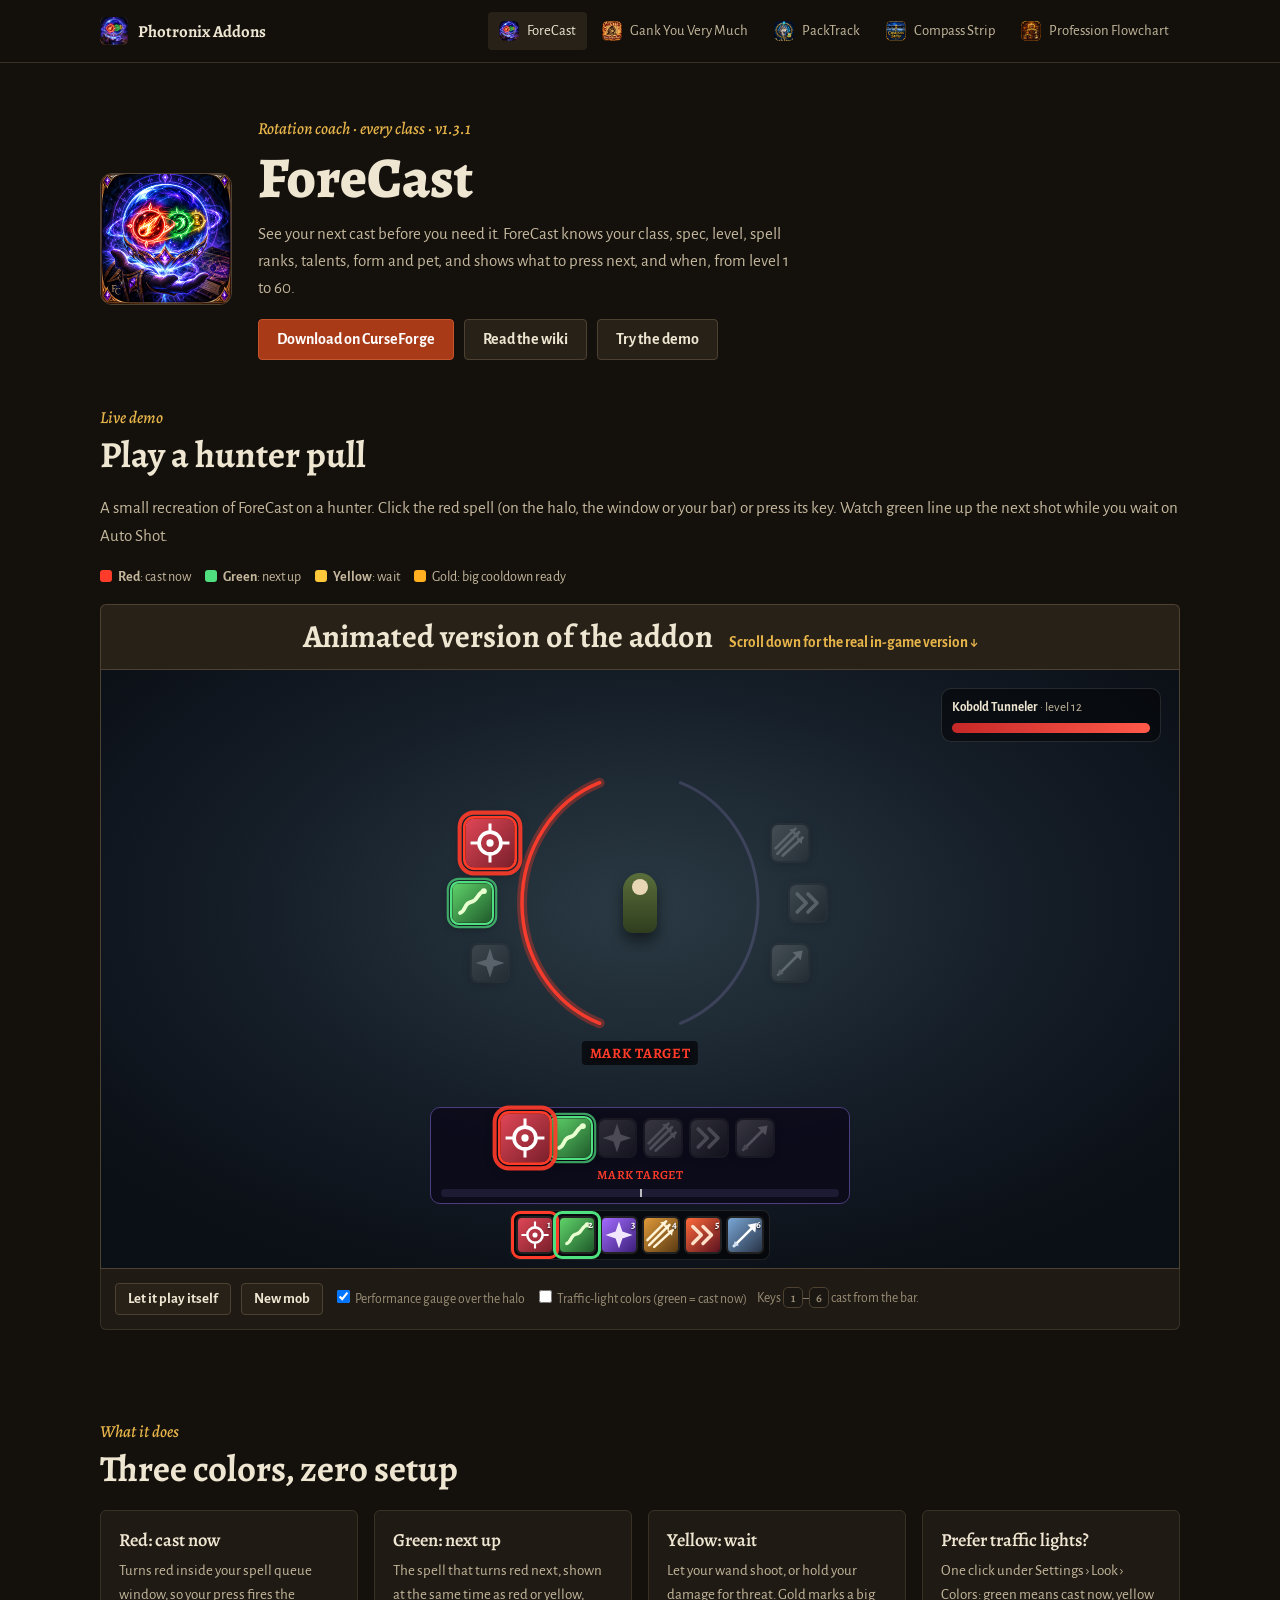
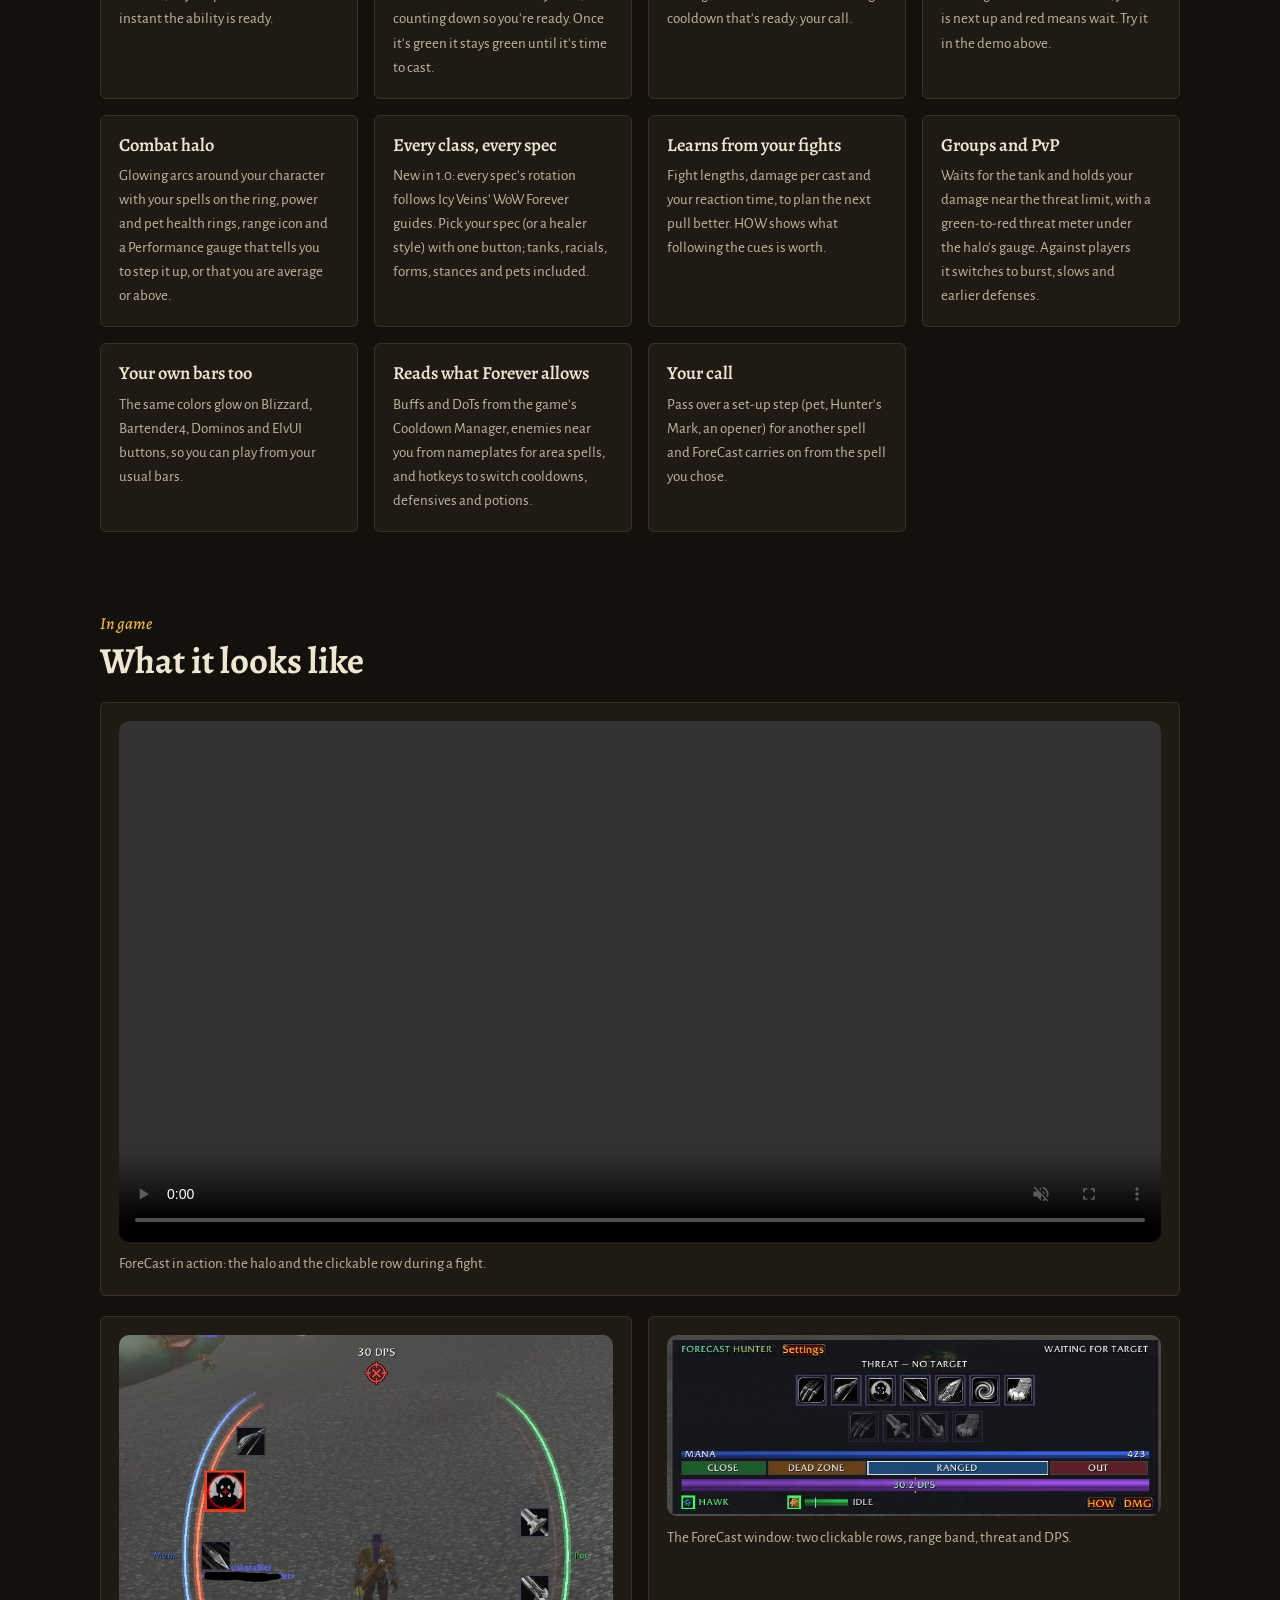
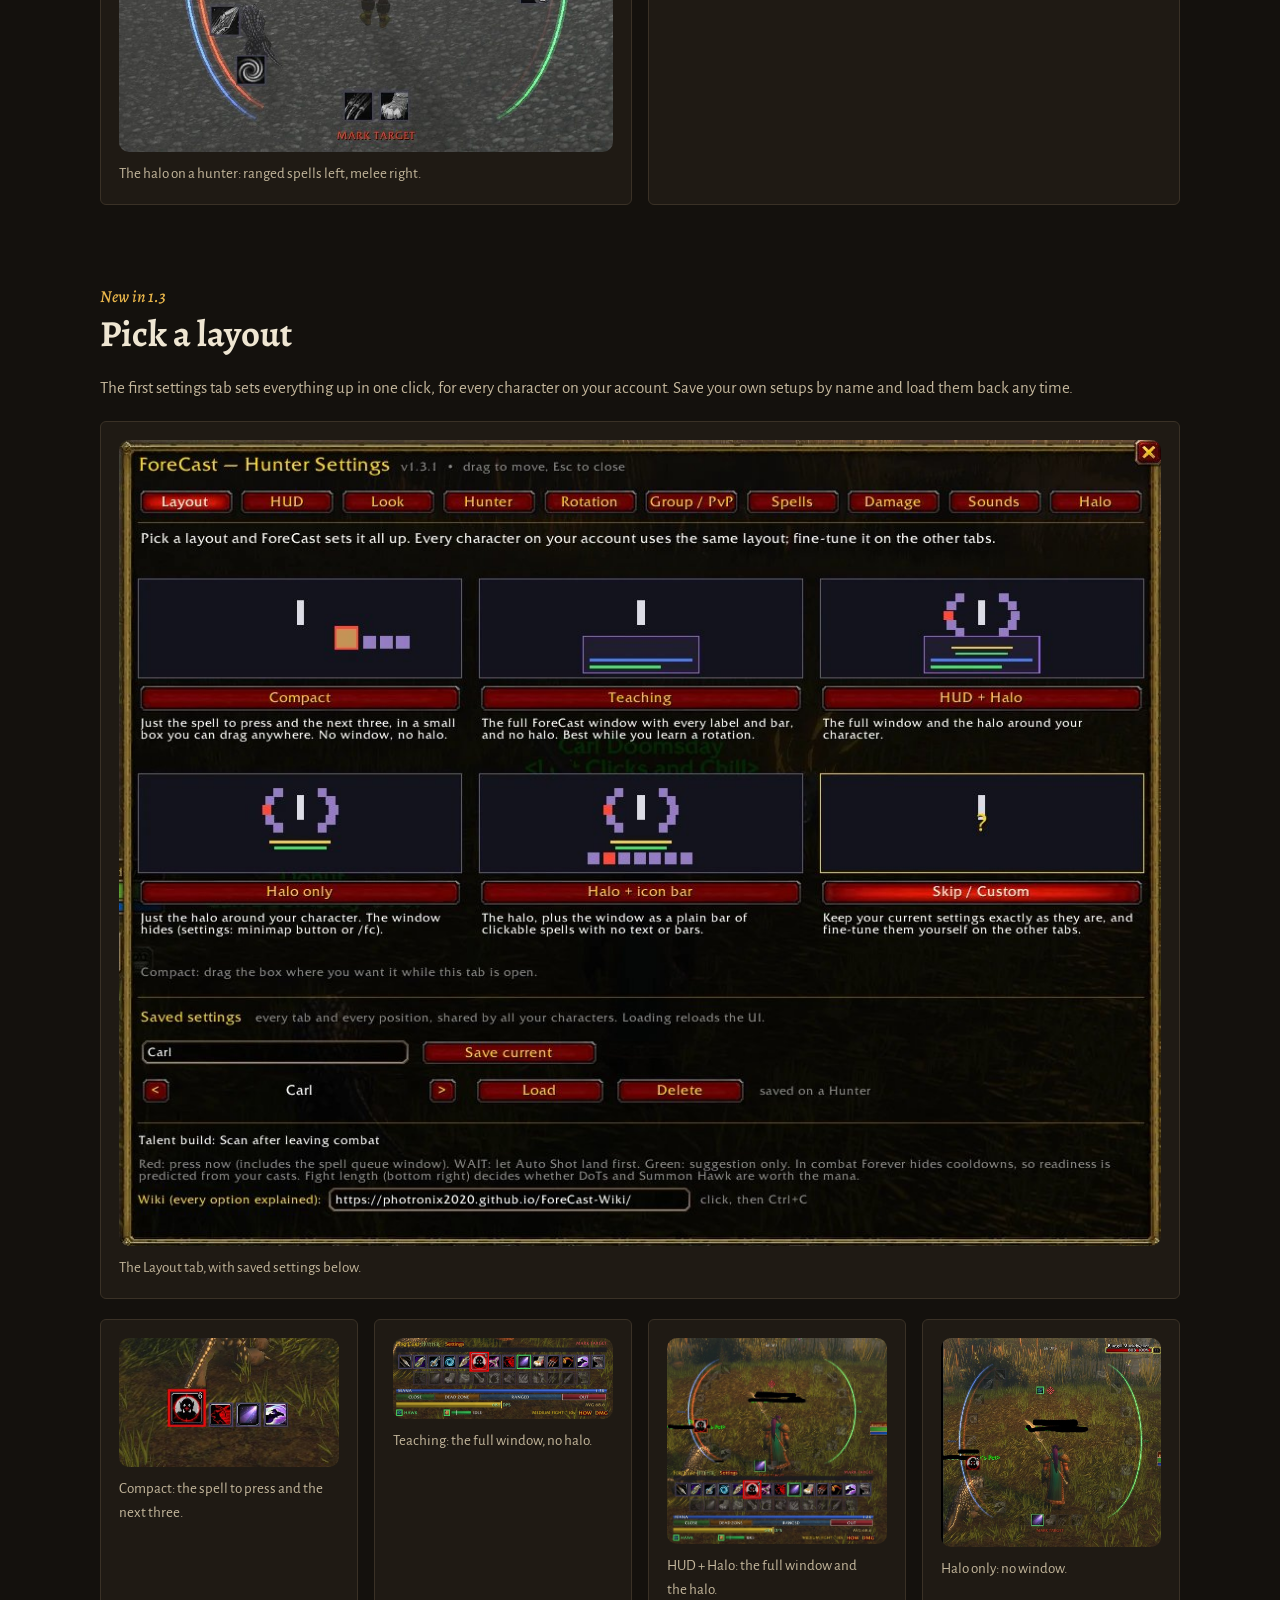
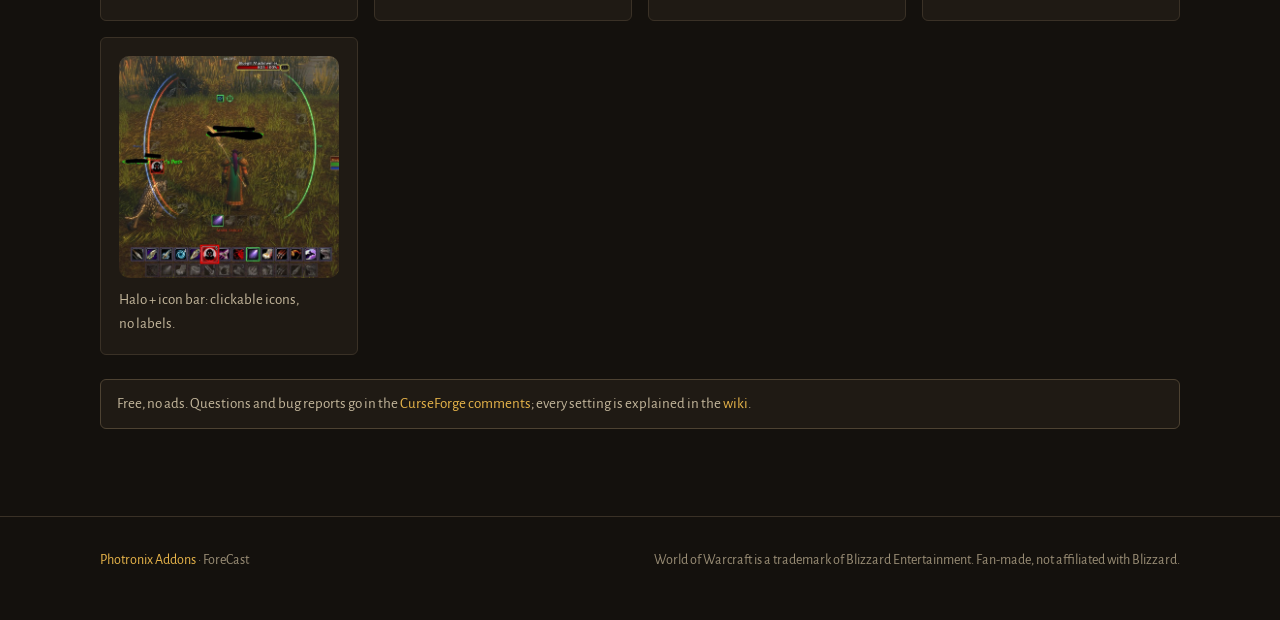
<file: forecast/index.html>
<!doctype html>
<html lang="en">
<head>
<meta charset="utf-8">
<meta name="viewport" content="width=device-width,initial-scale=1">
<title>ForeCast · Photronix Addons</title>
<meta name="description" content="ForeCast, the rotation coach for every class in WoW: Forever. Try the live demo in your browser.">
<link rel="icon" href="../img/forecast-icon.png?v=5">
<link rel="preconnect" href="https://fonts.googleapis.com"><link rel="preconnect" href="https://fonts.gstatic.com" crossorigin>
<link href="https://fonts.googleapis.com/css2?family=Alegreya:ital,wght@0,500;0,700;0,800;1,500&family=Alegreya+Sans:wght@400;500;700&display=swap" rel="stylesheet">
<link rel="stylesheet" href="../assets/site.css?v=4">
<style>
#fc{height:600px}
.fc-mob{position:absolute;top:18px;right:18px;width:220px;background:rgba(0,0,0,.45);border:1px solid rgba(255,255,255,.12);border-radius:10px;padding:8px 10px;font-size:.82rem}
.fc-mob .hp{height:10px;border-radius:5px;background:#3a1414;margin-top:5px;overflow:hidden}
.fc-mob .hp i{display:block;height:100%;background:linear-gradient(90deg,#c62828,#ff5a4a);transition:width .2s}
.fc-mob.dead{opacity:.5}
#ring{position:absolute;left:50%;top:39%;width:0;height:0}
#halo{position:absolute;left:-210px;top:-200px;width:420px;height:400px;overflow:visible}
#haloIcons{position:absolute;left:0;top:0;width:0;height:0}
.you{position:absolute;left:-17px;top:-30px;width:34px;height:60px;border-radius:18px 18px 10px 10px;background:linear-gradient(#5a6e3a,#2f3d1e);box-shadow:0 8px 14px rgba(0,0,0,.5)}
.you::before{content:"";position:absolute;left:9px;top:6px;width:16px;height:16px;border-radius:50%;background:#e9d6b4}
#cue:empty{display:none}
#cue{position:absolute;left:0;top:138px;transform:translateX(-50%);background:rgba(8,10,14,.85);padding:2px 8px;border-radius:4px}
.ico{position:absolute;width:40px;height:40px;border-radius:8px;border:2px solid #3b3560;box-shadow:0 2px 8px rgba(0,0,0,.5);transition:transform .15s,opacity .2s,filter .2s,border-color .15s;overflow:hidden;cursor:pointer;background:#111}
.ico svg{width:100%;height:100%;display:block}
.ico.faded{opacity:.28;filter:grayscale(1)}
.ico.rot{opacity:.8;filter:none}
:root{--cast:#ff3b2a;--castA:rgba(255,59,42,.9);--wait:#ffc83a;--waitA:rgba(255,200,58,.7);--up:#4fe07f;--upA:rgba(79,224,127,.7)}
body.traffic{--cast:#4fe07f;--castA:rgba(79,224,127,.9);--wait:#ff3b2a;--waitA:rgba(255,59,42,.7);--up:#ffc83a;--upA:rgba(255,200,58,.7)}
.ico.red{border-color:var(--cast);transform:scale(1.35);outline:3px solid var(--castA);outline-offset:1px;z-index:3;animation:pulse .5s infinite alternate}
.ico.wait{border-color:var(--wait);outline:2px solid var(--waitA);outline-offset:1px;z-index:2;opacity:1;filter:none}
.ico.up{border-color:var(--up);outline:2px solid var(--upA);outline-offset:1px;transform:scale(1.1);z-index:2;opacity:1;filter:none}
.ico.gold{border-color:#ffb020;opacity:.9;filter:none}
.ico .cd{position:absolute;inset:0;background:rgba(0,0,0,.6);transform-origin:bottom;pointer-events:none}
.ico .t{position:absolute;inset:0;display:flex;align-items:center;justify-content:center;font:700 .8rem var(--display);color:#fff;text-shadow:0 1px 3px #000;pointer-events:none}
@keyframes pulse{to{outline-offset:4px}}
.cue{font:700 .9rem var(--display);letter-spacing:.04em;text-shadow:0 2px 4px #000;white-space:nowrap}
.hud{position:absolute;left:50%;bottom:64px;transform:translateX(-50%);background:rgba(12,10,26,.88);border:1px solid #4b3d80;border-radius:10px;padding:8px 10px 6px;width:min(420px,92%)}
.hud .row{display:flex;gap:6px;justify-content:center;height:44px;align-items:center}
.hud .row .ico{position:relative}
.hud .lbl{text-align:center;font:600 .78rem var(--display);margin-top:6px;letter-spacing:.03em}
.hud .dps{height:8px;background:#1d1a33;border-radius:4px;margin-top:6px;position:relative;overflow:hidden}
.hud .dps i{position:absolute;left:0;top:0;bottom:0;transition:width .25s,background .25s}
.hud .dps b{position:absolute;left:50%;top:-2px;bottom:-2px;width:2px;background:#fff;opacity:.7}
.bar{position:absolute;left:50%;bottom:8px;transform:translateX(-50%);display:flex;gap:4px;background:rgba(0,0,0,.55);padding:5px;border-radius:8px;border:1px solid rgba(255,255,255,.1)}
.bar .slot{position:relative;width:38px;height:38px}
.bar .slot .ico{position:relative;width:38px;height:38px;border-radius:6px;opacity:1;filter:none;transform:none;animation:none;box-shadow:none;border-color:#222}
.bar .slot .k{position:absolute;top:1px;right:3px;font:700 .65rem var(--display);color:#fff;text-shadow:0 1px 2px #000;pointer-events:none;z-index:4}
.bar .slot .glow{position:absolute;inset:-5px;border-radius:9px;pointer-events:none;opacity:0;transition:opacity .15s;z-index:3}
.toast{position:absolute;left:50%;top:12px;transform:translateX(-50%);background:rgba(20,16,40,.92);border:1px solid #5b4aa0;border-radius:10px;padding:7px 12px;font-size:.85rem;opacity:0;transition:opacity .3s;pointer-events:none;white-space:nowrap}
.dmg{position:absolute;font:700 .95rem var(--display);color:#ffd27a;text-shadow:0 2px 3px #000;pointer-events:none;animation:rise 1s forwards}
@keyframes rise{to{transform:translateY(-40px);opacity:0}}
.legend{display:flex;flex-wrap:wrap;gap:14px;font-size:.88rem;color:var(--muted)}
.legend span::before{content:"";display:inline-block;width:12px;height:12px;border-radius:3px;margin-right:6px;vertical-align:-1px;background:var(--c)}
@media (max-width:640px){#fc{height:600px} #ring{transform:scale(.68);top:40%} .fc-mob{width:170px;right:10px;top:10px} .hud{bottom:62px}}
</style>
</head>
<body>
<header class="top"><div class="wrap">
  <a class="brand" href="../"><div class="orb"></div><span>Photronix Addons</span></a>
  <nav class="nav">
    <a class="on" href="./"><img src="../img/forecast-icon.png?v=5" alt="">ForeCast</a>
    <a href="../gank/"><img src="../img/gank-icon.png?v=5" alt="">Gank You Very Much</a>
    <a href="../packtrack/"><img src="../img/packtrack-icon.png?v=5" alt="">PackTrack</a>
    <a href="../compass/"><img src="../img/compass-icon.png?v=6" alt="">Compass Strip</a>
    <a href="../flowchart/"><img src="../img/pflow-icon.png?v=2" alt="">Profession Flowchart</a>
  </nav>
</div></header>
<main class="wrap">
  <div class="page-head">
    <img src="../img/forecast-icon.png?v=5" alt="ForeCast">
    <div class="txt">
      <div class="eyebrow">Rotation coach · every class · v1.3.1</div>
      <h1>ForeCast</h1>
      <p class="muted">See your next cast before you need it. ForeCast knows your class, spec, level, spell ranks, talents, form and pet, and shows what to press next, and when, from level 1 to 60.</p>
      <div class="btns"><a class="btn cf" href="https://www.curseforge.com/wow/addons/forecast">Download on CurseForge</a><a class="btn" href="https://photronix2020.github.io/ForeCast-Wiki/">Read the wiki</a><a class="btn" href="#demo">Try the demo</a></div>
    </div>
  </div>

  <section id="demo" style="padding-top:24px">
    <div class="eyebrow">Live demo</div>
    <h2>Play a hunter pull</h2>
    <p class="muted">A small recreation of ForeCast on a hunter. Click the <span class="w-cast">red</span> spell (on the halo, the window or your bar) or press its key. Watch <span class="w-up">green</span> line up the next shot while you wait on Auto Shot.</p>
    <div class="legend" style="margin:10px 0 16px">
      <span style="--c:var(--cast)"><b class="w-cast">Red</b>: cast now</span><span style="--c:var(--up)"><b class="w-up">Green</b>: next up</span><span style="--c:var(--wait)"><b class="w-wait">Yellow</b>: wait</span><span style="--c:#ffb020">Gold: big cooldown ready</span>
    </div>
    <a class="demo-banner" href="#ingame"><b>Animated version of the addon</b><span>Scroll down for the real in-game version &darr;</span></a>
    <div id="fc" class="stage joined">
      <div class="fc-mob" id="mob"><b id="mobName">Kobold Tunneler</b> <span class="muted">· level 12</span><div class="hp"><i id="hp" style="width:100%"></i></div></div>
      <div class="toast" id="toast"></div>
      <div id="ring">
        <div class="you"></div>
        <svg id="halo" viewBox="-210 -200 420 400"></svg>
        <div id="haloIcons"></div>
        <div class="cue" id="cue"></div>
      </div>
      <div class="hud" id="hud"><div class="row" id="hudRow"></div><div class="lbl" id="hudLbl">WAITING FOR TARGET</div><div class="dps"><i id="hudDps"></i><b></b></div></div>
      <div class="bar" id="bar"></div>
    </div>
    <div class="controls">
      <button class="btn small" id="auto">Let it play itself</button>
      <button class="btn small" id="reset">New mob</button>
      <label class="hint"><input type="checkbox" id="gauge" checked> Performance gauge over the halo</label>
      <label class="hint"><input type="checkbox" id="traffic"> Traffic-light colors (green = cast now)</label>
      <span class="hint">Keys <span class="kbd">1</span>–<span class="kbd">6</span> cast from the bar.</span>
    </div>
  </section>

  <section style="padding-top:20px">
    <div class="eyebrow">What it does</div>
    <h2>Three colors, zero setup</h2>
    <div class="grid3" style="margin-top:20px">
      <div class="tile"><h3>Red: cast now</h3><p>Turns red inside your spell queue window, so your press fires the instant the ability is ready.</p></div>
      <div class="tile"><h3>Green: next up</h3><p>The spell that turns red next, shown at the same time as red or yellow, counting down so you're ready. Once it's green it stays green until it's time to cast.</p></div>
      <div class="tile"><h3>Yellow: wait</h3><p>Let your wand shoot, or hold your damage for threat. Gold marks a big cooldown that's ready: your call.</p></div>
      <div class="tile"><h3>Prefer traffic lights?</h3><p>One click under Settings › Look › Colors: green means cast now, yellow is next up and red means wait. Try it in the demo above.</p></div>
      <div class="tile"><h3>Combat halo</h3><p>Glowing arcs around your character with your spells on the ring, power and pet health rings, range icon and a Performance gauge that tells you to step it up, or that you are average or above.</p></div>
      <div class="tile"><h3>Every class, every spec</h3><p>New in 1.0: every spec's rotation follows Icy Veins' WoW Forever guides. Pick your spec (or a healer style) with one button; tanks, racials, forms, stances and pets included.</p></div>
      <div class="tile"><h3>Learns from your fights</h3><p>Fight lengths, damage per cast and your reaction time, to plan the next pull better. HOW shows what following the cues is worth.</p></div>
      <div class="tile"><h3>Groups and PvP</h3><p>Waits for the tank and holds your damage near the threat limit, with a green-to-red threat meter under the halo's gauge. Against players it switches to burst, slows and earlier defenses.</p></div>
      <div class="tile"><h3>Your own bars too</h3><p>The same colors glow on Blizzard, Bartender4, Dominos and ElvUI buttons, so you can play from your usual bars.</p></div>
      <div class="tile"><h3>Reads what Forever allows</h3><p>Buffs and DoTs from the game's Cooldown Manager, enemies near you from nameplates for area spells, and hotkeys to switch cooldowns, defensives and potions.</p></div>
      <div class="tile"><h3>Your call</h3><p>Pass over a set-up step (pet, Hunter's Mark, an opener) for another spell and ForeCast carries on from the spell you chose.</p></div>
    </div>
  </section>

  <section style="padding-top:10px">
    <div class="eyebrow" id="ingame" style="scroll-margin-top:80px">In game</div>
    <h2>What it looks like</h2>
    <figure class="tile" style="margin:20px 0 0"><video class="clip" src="../img/forecast-demo.mp4" autoplay muted loop playsinline controls preload="metadata" aria-label="ForeCast in action in WoW Forever" style="width:100%;display:block;border-radius:10px;background:#000"></video><p style="margin-top:10px">ForeCast in action: the halo and the clickable row during a fight.</p></figure>
    <div class="grid3" style="margin-top:20px">
      <figure class="tile" style="margin:0"><img src="../img/forecast-halo.jpg" alt="The halo" loading="lazy" style="border-radius:10px"><p style="margin-top:10px">The halo on a hunter: ranged spells left, melee right.</p></figure>
      <figure class="tile" style="margin:0"><img src="../img/forecast-hud.jpg" alt="The HUD" loading="lazy" style="border-radius:10px"><p style="margin-top:10px">The ForeCast window: two clickable rows, range band, threat and DPS.</p></figure>
    </div>
  </section>

  <section style="padding-top:10px">
    <div class="eyebrow">New in 1.3</div>
    <h2>Pick a layout</h2>
    <p class="muted">The first settings tab sets everything up in one click, for every character on your account. Save your own setups by name and load them back any time.</p>
    <figure class="tile" style="margin:20px 0 0"><img src="../img/fc-layout-tab.jpg" alt="The Layout tab in ForeCast settings" loading="lazy" style="border-radius:10px;width:100%"><p style="margin-top:10px">The Layout tab, with saved settings below.</p></figure>
    <div class="grid3" style="margin-top:20px">
      <figure class="tile" style="margin:0"><img src="../img/fc-layout-compact.jpg" alt="The Compact layout" loading="lazy" style="border-radius:10px;width:100%"><p style="margin-top:10px">Compact: the spell to press and the next three.</p></figure>
      <figure class="tile" style="margin:0"><img src="../img/fc-layout-teaching.jpg" alt="The Teaching layout" loading="lazy" style="border-radius:10px;width:100%"><p style="margin-top:10px">Teaching: the full window, no halo.</p></figure>
      <figure class="tile" style="margin:0"><img src="../img/fc-layout-both.jpg" alt="The HUD + Halo layout" loading="lazy" style="border-radius:10px;width:100%"><p style="margin-top:10px">HUD + Halo: the full window and the halo.</p></figure>
      <figure class="tile" style="margin:0"><img src="../img/fc-layout-halo.jpg" alt="The Halo only layout" loading="lazy" style="border-radius:10px;width:100%"><p style="margin-top:10px">Halo only: no window.</p></figure>
      <figure class="tile" style="margin:0"><img src="../img/fc-layout-icons.jpg" alt="The Halo + icon bar layout" loading="lazy" style="border-radius:10px;width:100%"><p style="margin-top:10px">Halo + icon bar: clickable icons, no labels.</p></figure>
    </div>
    <p class="note" style="margin-top:24px">Free, no ads. Questions and bug reports go in the <a href="https://www.curseforge.com/wow/addons/forecast/comments">CurseForge comments</a>; every setting is explained in the <a href="https://photronix2020.github.io/ForeCast-Wiki/">wiki</a>.</p>
  </section>
</main>
<footer><div class="wrap"><div><a href="../">Photronix Addons</a> · ForeCast</div><div>World of Warcraft is a trademark of Blizzard Entertainment. Fan-made, not affiliated with Blizzard.</div></div></footer>

<script>
(()=>{
// Spell art: simple drawn glyphs (no game art).
const G={
  mark:['#7a1f2b','#e04656','<circle cx="20" cy="20" r="9" fill="none" stroke="#fff" stroke-width="3"/><circle cx="20" cy="20" r="3" fill="#fff"/><path d="M20 4v8M20 28v8M4 20h8M28 20h8" stroke="#fff" stroke-width="2.5"/>'],
  sting:['#1f5a2a','#5fd36a','<path d="M8 30c6-2 4-10 11-11s6-9 13-11" fill="none" stroke="#e8ffd0" stroke-width="4" stroke-linecap="round"/><circle cx="32" cy="8" r="3" fill="#e8ffd0"/>'],
  arcane:['#3b1f7a','#a46cff','<path d="M20 4l4 12 12 4-12 4-4 12-4-12-12-4 12-4z" fill="#f2e6ff"/>'],
  multi:['#5a3a12','#e09a3a','<path d="M6 32L30 8M12 34L34 14M4 26L26 4" stroke="#fff4d8" stroke-width="3" stroke-linecap="round"/><path d="M30 8l-7 1 6 6zM34 14l-7 1 6 6zM26 4l-7 1 6 6z" fill="#fff4d8"/>'],
  rapid:['#5a1220','#ff6a3a','<path d="M8 10l10 10-10 10M20 10l10 10-10 10" fill="none" stroke="#ffe0c8" stroke-width="4" stroke-linecap="round" stroke-linejoin="round"/>'],
  auto:['#283447','#7aa7d6','<path d="M6 34L32 8" stroke="#fff" stroke-width="3"/><path d="M34 6l-11 2 9 9z" fill="#fff"/><path d="M6 34l2-7 5 5z" fill="#cfe0f5"/>'],
};
const S=[ // the hunter's spells, in priority order
  {k:'mark',name:"Hunter's Mark",setup:true,cd:0,dmg:0},
  {k:'sting',name:'Serpent Sting',dot:15,cd:0,dmg:0},
  {k:'arcane',name:'Arcane Shot',cd:6,dmg:62},
  {k:'multi',name:'Multi-Shot',cd:10,dmg:74},
  {k:'rapid',name:'Rapid Fire',cd:60,big:true,dmg:0},
  {k:'auto',name:'Auto Shot',auto:true,dmg:38},
];
const byK=Object.fromEntries(S.map(s=>[s.k,s]));
const svg=k=>{const g=G[k];return `<svg viewBox="0 0 40 40"><defs><linearGradient id="g${k}" x1="0" y1="0" x2="1" y2="1"><stop offset="0" stop-color="${g[1]}"/><stop offset="1" stop-color="${g[0]}"/></linearGradient></defs><rect width="40" height="40" fill="url(#g${k})"/>${g[2]}</svg>`};
const $=id=>document.getElementById(id);
const GCD=1.5,SWING=2.6,AVG=44,MOBHP=950;
let st,auto=false,last=performance.now(),aiAt=0;
function fresh(){
  st={t:0,gcd:0,cd:{},dot:0,marked:false,skip:{},autoNext:null,hp:MOBHP,dmg:0,start:null,dead:false,rapid:0,after:null,respawn:null,dotTick:0};
  $('mob').classList.remove('dead'); $('hp').style.width='100%';
}
fresh();
const ready=s=>st.t>=st.gcd&&st.t>=(st.cd[s.k]||0);
const left=s=>Math.max(0,st.gcd-st.t,(st.cd[s.k]||0)-st.t);
function allowed(s){
  if(s.auto||s.big)return false;
  if(s.setup)return !st.marked&&!st.skip[s.k];
  if(s.dot)return st.dot<=st.t;
  return true;
}
// The same decision ForeCast makes: red/yellow cue plus the green spell that turns red next.
function decide(){
  if(st.dead)return {cue:null,state:'IDLE',label:'TARGET DOWN',up:null};
  const autoIn=st.autoNext==null?null:st.autoNext-st.t;
  let red=null;
  for(const s of S){ if(allowed(s)&&ready(s)){red=s;break;} }
  // green: soonest other allowed spell; while waiting on a dot, the time until it falls off
  let up=null,upIn=1e9;
  for(const s of S){
    if(s.auto||s.big||s===red)continue;
    let tl;
    if(s.setup){ if(!allowed(s))continue; tl=left(s);}
    else if(s.dot){ tl=Math.max(left(s),st.dot-st.t);}
    else tl=left(s);
    if(tl<upIn-.05){up=s;upIn=tl;}
  }
  if(red&&autoIn!=null&&autoIn<.45&&!red.setup)
    return {cue:byK.auto,state:'WAIT',label:'LET AUTO SHOT LAND — THEN '+red.name.toUpperCase(),up:red,upIn:0};
  if(red)return {cue:red,state:'RED',label:(red.setup?'MARK TARGET':'CAST '+red.name.toUpperCase()),up,upIn};
  if(st.autoNext==null)return {cue:byK.auto,state:'RED',label:'START AUTO SHOT',up,upIn};
  if(up&&upIn<30)return {cue:up,state:'GREEN',label:`GET READY: ${up.name.toUpperCase()} ${upIn.toFixed(1)}s`,up,upIn};
  return {cue:byK.auto,state:'WAIT',label:'AUTO SHOT — LET IT FIRE',up:null};
}
function toast(msg){const t=$('toast');t.textContent=msg;t.style.opacity=1;clearTimeout(toast.h);toast.h=setTimeout(()=>t.style.opacity=0,2200);}
function hit(n,x){
  if(st.dead||n<=0)return;
  st.hp-=n; st.dmg+=n;
  const d=document.createElement('div');d.className='dmg';d.textContent=n;
  d.style.right=(40+Math.random()*120)+'px';d.style.top=(60+Math.random()*20)+'px';$('fc').appendChild(d);setTimeout(()=>d.remove(),1000);
  $('hp').style.width=Math.max(0,st.hp/MOBHP*100)+'%';
  if(st.hp<=0){st.dead=true;$('mob').classList.add('dead');st.after=0;st.final=st.dmg/Math.max(1,st.t-st.start);st.respawn=st.t+6;st.autoNext=null;}
}
function cast(k){
  const s=byK[k]; if(!s||st.dead)return;
  if(st.start==null)st.start=st.t;
  if(s.auto){ if(st.autoNext==null){st.autoNext=st.t+.3;} return; }
  if(!ready(s)){toast(s.name+' is not ready yet');return;}
  const d=decide();
  // You passed over a set-up step: it's skipped for this target, the rotation goes on from here.
  if(d.state==='RED'&&d.cue&&d.cue.setup&&d.cue!==s){st.skip[d.cue.k]=true;toast(d.cue.name+' skipped: you went with '+s.name);}
  st.gcd=st.t+GCD; st.cd[k]=st.t+s.cd;
  if(s.setup)st.marked=true;
  if(s.dot){st.dot=st.t+s.dot;st.dotTick=st.t+3;}
  if(s.big){st.rapid=st.t+15;toast('Rapid Fire: faster Auto Shots for 15 s');}
  if(st.autoNext==null)st.autoNext=st.t+.4;
  hit(s.dmg);
}
// Layout: ring icons around the character, HUD row, action bar.
const ring=['mark','sting','arcane','multi','rapid','auto'];
const pos=[[-150,-60],[-168,0],[-150,60],[150,-60],[168,0],[150,60]];
const els={halo:{},hud:{},bar:{}};
ring.forEach((k,i)=>{
  const e=document.createElement('div');e.className='ico';e.innerHTML=svg(k)+'<div class="cd"></div><div class="t"></div>';
  e.style.left=(pos[i][0]-20)+'px';e.style.top=(pos[i][1]-20)+'px';e.onclick=()=>cast(k);e.title=byK[k].name;
  $('haloIcons').appendChild(e);els.halo[k]=e;
  const h=document.createElement('div');h.className='ico';h.innerHTML=svg(k)+'<div class="cd"></div><div class="t"></div>';h.onclick=()=>cast(k);h.title=byK[k].name;
  $('hudRow').appendChild(h);els.hud[k]=h;
  const b=document.createElement('div');b.className='slot';b.innerHTML=`<div class="glow"></div><div class="ico">${svg(k)}<div class="cd"></div><div class="t"></div></div><span class="k">${i+1}</span>`;
  b.onclick=()=>cast(k);b.title=byK[k].name;$('bar').appendChild(b);els.bar[k]=b;
});
document.addEventListener('keydown',e=>{const n=+e.key;if(n>=1&&n<=6&&document.activeElement.tagName!=='INPUT'){cast(ring[n-1]);}});
// Halo arcs and DPS gauge (SVG).
const NS='http://www.w3.org/2000/svg';
const halo=$('halo');
function arc(cx,cy,rx,ry,a0,a1){const p=a=>[cx+Math.cos(a*Math.PI/180)*rx,cy-Math.sin(a*Math.PI/180)*ry];const[x0,y0]=p(a0),[x1,y1]=p(a1);return `M${x0} ${y0} A${rx} ${ry} 0 0 ${a0>a1?1:0} ${x1} ${y1}`;}
function path(d,stroke,w,op){const e=document.createElementNS(NS,'path');e.setAttribute('d',d);e.setAttribute('fill','none');e.setAttribute('stroke',stroke);e.setAttribute('stroke-width',w);e.setAttribute('stroke-linecap','round');e.setAttribute('opacity',op);halo.appendChild(e);return e;}
const RX=118,RY=128;
const track=[path(arc(0,0,RX,RY,180+70,180-70),'#8a80c0',3,.25),path(arc(0,0,RX,RY,-70,70),'#8a80c0',3,.25)];
const litGlow=[path(arc(0,0,RX,RY,180+70,180-70),'#fff',10,0),path(arc(0,0,RX,RY,-70,70),'#fff',10,0)];
const lit=[path(arc(0,0,RX,RY,180+70,180-70),'#fff',3.5,0),path(arc(0,0,RX,RY,-70,70),'#fff',3.5,0)];
const LEN=lit[0].getTotalLength();
const GR=[RX+60,RY+44],GS=34;
const gTrack=path(arc(0,0,GR[0],GR[1],90+GS,90-GS),'#fff',2.5,.18);
const gLitGlow=path(arc(0,0,GR[0],GR[1],90+GS,90-GS),'#5a9cff',9,0);
const gLit=path(arc(0,0,GR[0],GR[1],90+GS,90-GS),'#5a9cff',3.5,0);
const GLEN=gLit.getTotalLength();
const tick=document.createElementNS(NS,'line');tick.setAttribute('x1',0);tick.setAttribute('x2',0);tick.setAttribute('y1',-GR[1]-8);tick.setAttribute('y2',-GR[1]+8);tick.setAttribute('stroke','#fff');tick.setAttribute('stroke-width',2);halo.appendChild(tick);
const gLbl=document.createElementNS(NS,'text');gLbl.setAttribute('x',0);gLbl.setAttribute('y',-GR[1]-14);gLbl.setAttribute('text-anchor','middle');gLbl.setAttribute('font-size','13');gLbl.setAttribute('font-weight','700');gLbl.setAttribute('fill','#ccc');gLbl.setAttribute('font-family','Space Grotesk');halo.appendChild(gLbl);
const COL={RED:'#ff3b2a',WAIT:'#ffc83a',GREEN:'#4fe07f',IDLE:'#8a80c0'};
// The Colors setting: red = cast now (default) or traffic light (green = cast now, yellow next, red wait).
const SCHEME={classic:{RED:'#ff3b2a',WAIT:'#ffc83a',GREEN:'#4fe07f',w:['Red','Yellow','Green']},traffic:{RED:'#4fe07f',WAIT:'#ff3b2a',GREEN:'#ffc83a',w:['Green','Red','Yellow']}};
function setScheme(name){
  const sc=SCHEME[name];Object.assign(COL,{RED:sc.RED,WAIT:sc.WAIT,GREEN:sc.GREEN});
  document.body.classList.toggle('traffic',name==='traffic');
  const word=(cls,w)=>document.querySelectorAll(cls).forEach(e=>e.textContent=e.tagName==='B'?w:w.toLowerCase());
  word('.w-cast',sc.w[0]);word('.w-wait',sc.w[1]);word('.w-up',sc.w[2]);
}
document.getElementById('traffic').addEventListener('change',e=>setScheme(e.target.checked?'traffic':'classic'));
function band(r){return r<.6?'#f23333':r<.95?'#ff801f':r<=1.05?'#ffd633':r<1.25?'#33e673':'#b366ff';}
let greenFrom=null;
function draw(d){
  const side=k=>ring.indexOf(k)<3?0:1;
  let frac=d.state==='RED'||d.state==='WAIT'?1:.2;
  if(d.state==='GREEN'){ if(!greenFrom||d.upIn>greenFrom.v||greenFrom.k!==d.cue.k)greenFrom={k:d.cue.k,v:Math.max(d.upIn,.1)}; frac=1-d.upIn/greenFrom.v;} else greenFrom=null;
  const pulse=d.state==='RED'?.65+.35*Math.sin(st.t*9):1;
  for(let i=0;i<2;i++){
    const on=d.cue&&side(d.cue.k)===i&&!st.dead;
    for(const p of [lit[i],litGlow[i]]){p.setAttribute('stroke',COL[d.state]);p.style.strokeDasharray=LEN;p.style.strokeDashoffset=LEN*(1-(on?frac:0));}
    lit[i].setAttribute('opacity',on?pulse:0);litGlow[i].setAttribute('opacity',on?.35*pulse:0);
  }
  const c=$('cue');c.textContent=d.label;c.style.color=COL[d.state];
  const lb=$('hudLbl');lb.textContent=d.label;lb.style.color=COL[d.state];
  const inFight=st.start!=null&&!st.dead;
  for(const s of S){
    const k=s.k,isCue=d.cue===s&&!st.dead,isUp=d.up===s&&!isCue&&!st.dead;
    const gold=s.big&&ready(s)&&inFight;
    const cls=isCue?(d.state==='RED'?'red':d.state==='WAIT'?'wait':'up'):isUp?'up':gold?'gold':(inFight&&(allowed(s)||s.auto||s.dot||!s.setup))?'rot':'faded';
    for(const e of [els.halo[k],els.hud[k]]){
      e.className='ico '+cls;
      const l=s.auto?0:left(s),full=s.big?s.cd:(s.cd||GCD);
      e.querySelector('.cd').style.transform=`scaleY(${l>0?Math.min(1,l/Math.max(full,GCD)):0})`;
      e.querySelector('.t').textContent=l>1.5?Math.ceil(l):'';
    }
    if(!els.hud[k].classList.contains('faded'))els.hud[k].style.filter='';
    const g=els.bar[k].querySelector('.glow');
    const col=isCue?COL[d.state==='GREEN'?'GREEN':d.state]:isUp?COL.GREEN:gold?'#ffb020':null;
    g.style.opacity=col?1:0; if(col){g.style.outline=`3px solid ${col}`;g.style.outlineOffset='-3px';}
    const bl=s.auto?0:left(s);els.bar[k].querySelector('.cd').style.transform=`scaleY(${bl>0?Math.min(1,bl/Math.max(s.cd||GCD,GCD)):0})`;
    els.bar[k].querySelector('.t').textContent=bl>1.5?Math.ceil(bl):'';
  }
  // DPS gauge and window bar: the middle is your average fight.
  const showG=$('gauge').checked;
  let dps=null,a=1;
  if(inFight&&st.t-st.start>.5)dps=st.dmg/(st.t-st.start);
  if(st.after!=null){dps=st.final;a=st.after<4?1:Math.max(0,1-(st.after-4)/1.5);}
  const vis=showG&&dps!=null&&a>0;
  for(const e of [gTrack,tick,gLbl])e.style.opacity=vis?a:0;
  if(vis){
    const r=dps/AVG,col=band(r),f=Math.min(1,dps/(AVG*2));
    for(const p of [gLit,gLitGlow]){p.setAttribute('stroke',col);p.style.strokeDasharray=GLEN;p.style.strokeDashoffset=GLEN*(1-f);}
    gLit.setAttribute('opacity',a);gLitGlow.setAttribute('opacity',.3*a);
    const pct=Math.round((r-1)*100);gLbl.textContent=pct===0?'AVG':(pct>0?'+':'')+pct+'%';gLbl.setAttribute('fill',col);
  } else {gLit.setAttribute('opacity',0);gLitGlow.setAttribute('opacity',0);}
  const hb=$('hudDps');
  if(dps!=null){hb.style.width=Math.min(100,dps/(AVG*2)*100)+'%';hb.style.background=band(dps/AVG);} else hb.style.width='0';
}
function step(dt){
  st.t+=dt;
  if(!st.dead&&st.autoNext!=null&&st.t>=st.autoNext){hit(byK.auto.dmg);st.autoNext=st.t+(st.rapid>st.t?SWING/1.4:SWING);}
  if(!st.dead&&st.dot>st.t&&st.t>=st.dotTick){hit(21);st.dotTick+=3;}
  if(st.after!=null)st.after+=dt;
  if(st.respawn!=null&&st.t>=st.respawn){const keep=st.t;fresh();st.t=keep;st.cd={};const n=['Kobold Tunneler','Defias Footpad','Murloc Raider','Riverpaw Gnoll'];$('mobName').textContent=n[Math.floor(Math.random()*n.length)];}
  const d=decide();
  // Self-play: press the red spell after a human-ish reaction time.
  if(auto&&!st.dead&&d.state==='RED'){ if(!aiAt)aiAt=st.t+.35+Math.random()*.3; if(st.t>=aiAt){cast(d.cue.k);aiAt=0;} } else aiAt=0;
  draw(d);
}
function loop(now){const dt=Math.min(.1,(now-last)/1000);last=now;step(dt);requestAnimationFrame(loop);}
requestAnimationFrame(loop);
$('auto').onclick=()=>{auto=!auto;$('auto').textContent=auto?'Stop auto-play':'Let it play itself';};
$('reset').onclick=()=>{const keep=st.t;fresh();st.t=keep;};
})();
</script>
</body>
</html>
</file>
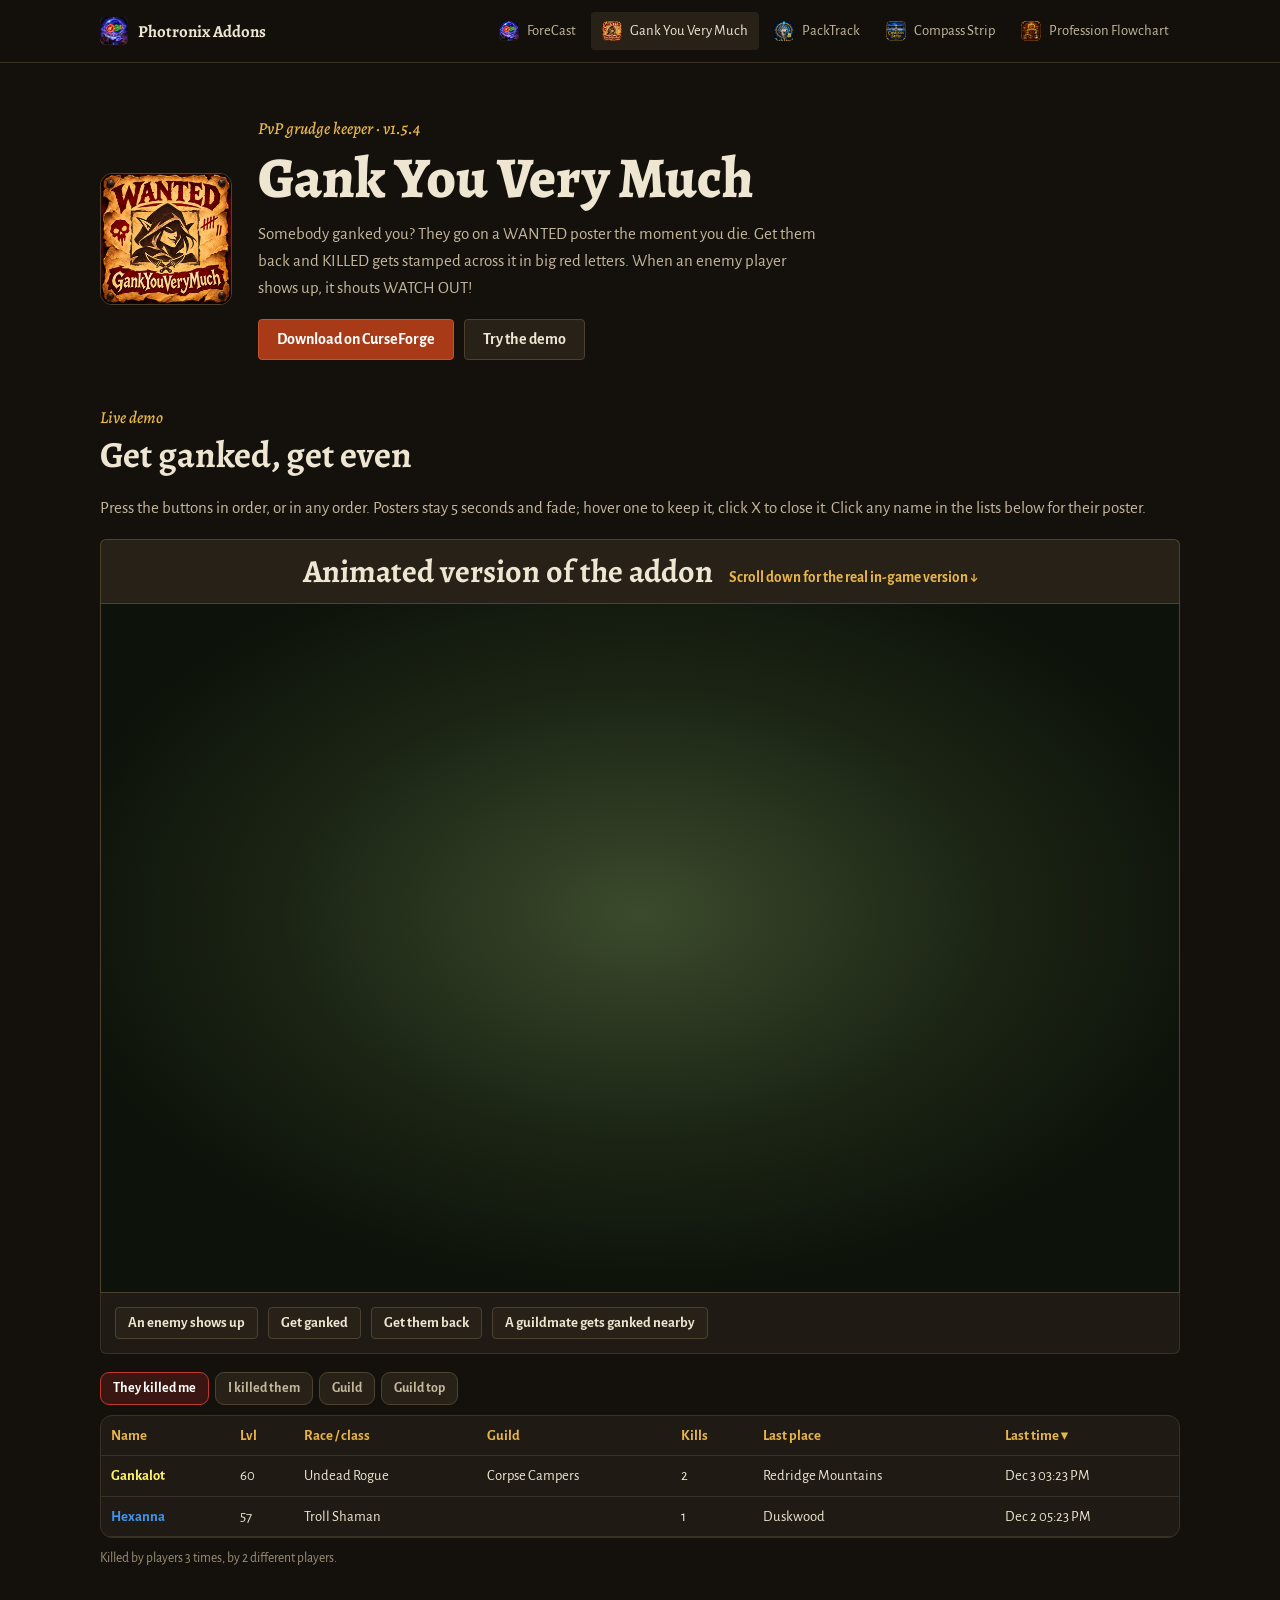
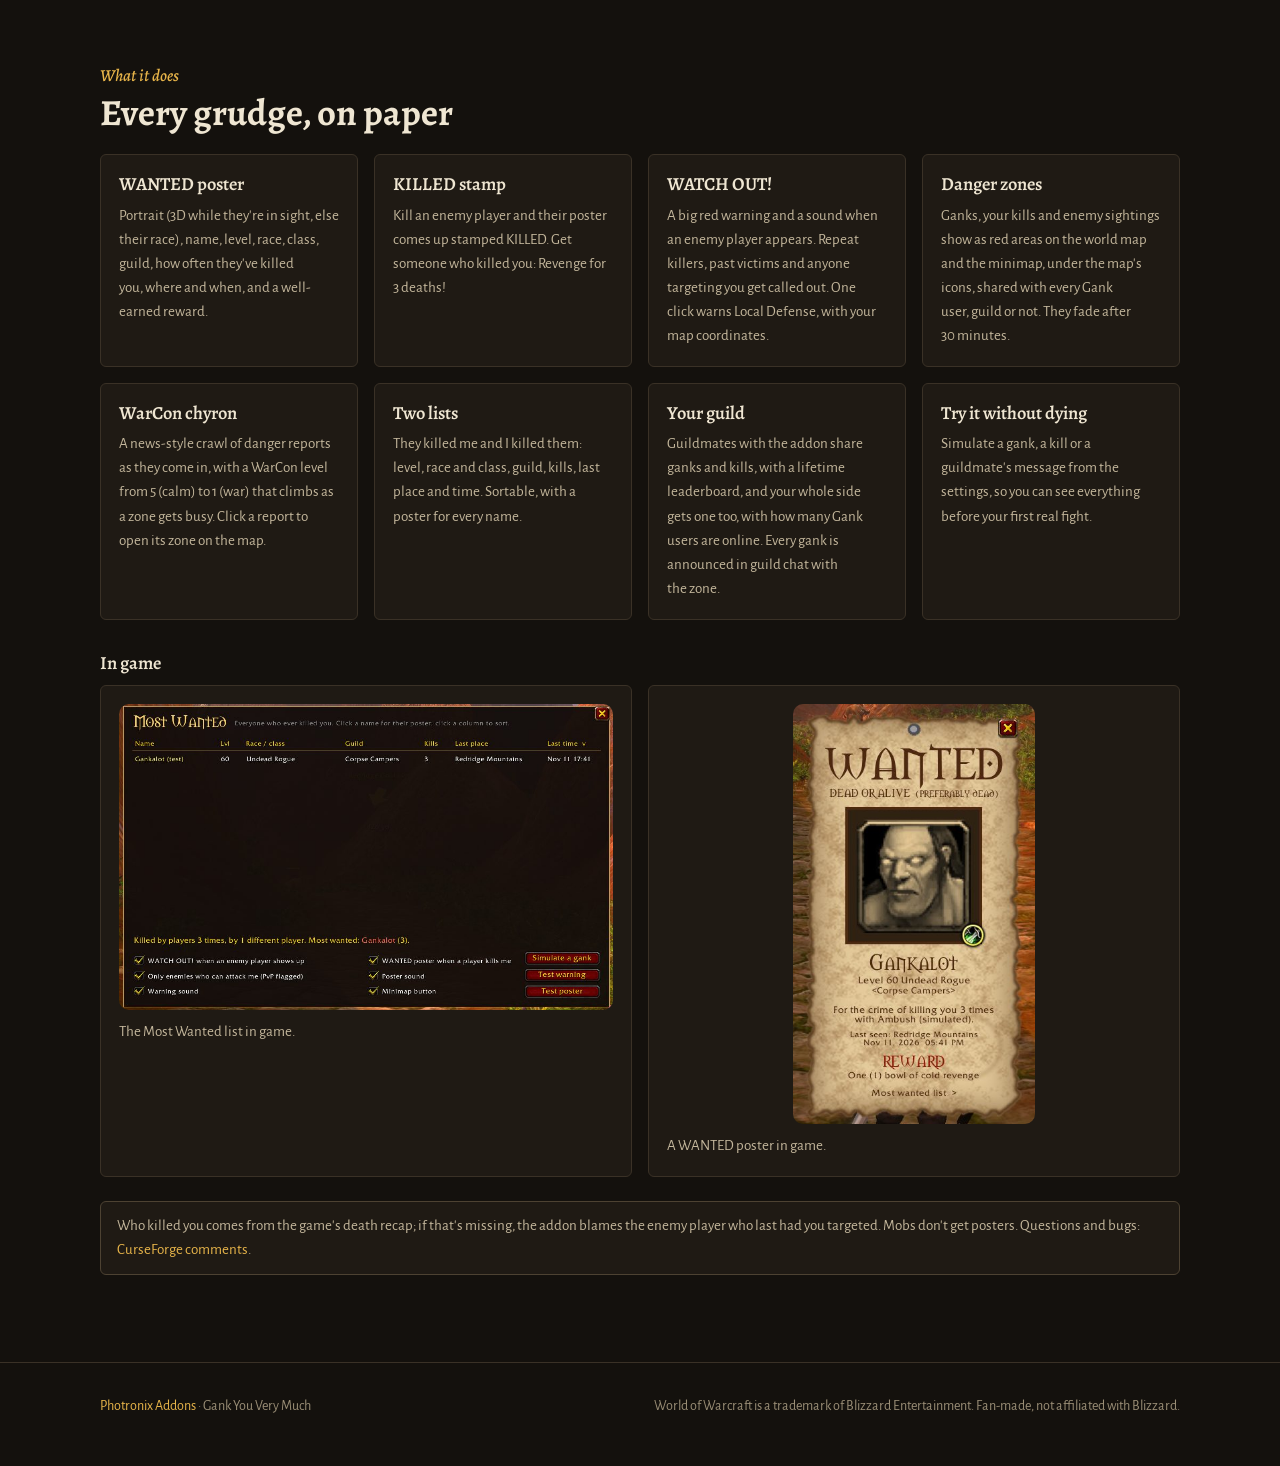
<file: gank/index.html>
<!doctype html>
<html lang="en">
<head>
<meta charset="utf-8">
<meta name="viewport" content="width=device-width,initial-scale=1">
<title>Gank You Very Much · Photronix Addons</title>
<meta name="description" content="Gank You Very Much: a WANTED poster of whoever killed you in WoW: Forever, KILLED stamped on the ones you get back, and WATCH OUT! warnings. Try the demo.">
<link rel="icon" href="../img/gank-icon.png?v=5">
<link rel="preconnect" href="https://fonts.googleapis.com"><link rel="preconnect" href="https://fonts.gstatic.com" crossorigin>
<link href="https://fonts.googleapis.com/css2?family=Alegreya:ital,wght@0,500;0,700;0,800;1,500&family=Alegreya+Sans:wght@400;500;700&family=Rye&family=IM+Fell+English:ital@0;1&display=swap" rel="stylesheet">
<link rel="stylesheet" href="../assets/site.css?v=4">
<style>
#gk{height:690px;background:radial-gradient(600px 380px at 50% 45%,#3b4a2c,#1b2414 60%,#0d120a)}
.banner{position:absolute;left:0;right:0;top:26px;text-align:center;pointer-events:none;opacity:0;transition:opacity .4s}
.banner .big{font:400 3rem/1 'Rye',serif;color:#ff2a1a;text-shadow:0 0 2px #000,0 3px 0 #400,0 0 18px rgba(255,40,20,.6)}
.banner .line{font:600 1.05rem var(--body);margin-top:8px;text-shadow:0 2px 3px #000}
.banner .extra{font-size:.92rem;margin-top:4px;text-shadow:0 2px 3px #000}
.poster{position:absolute;left:50%;top:calc(50% + 62px);width:270px;height:500px;transform:translate(-50%,-50%) scale(.98);background:url(../img/poster.png) center/100% 100% no-repeat;color:#46220c;text-align:center;font-family:'IM Fell English',serif;opacity:0;pointer-events:none;visibility:hidden;transition:opacity .25s,transform .25s,visibility 0s .25s;filter:drop-shadow(0 18px 30px rgba(0,0,0,.6))}
.poster.on{opacity:1;visibility:visible;transition:opacity .25s,transform .25s;pointer-events:auto;transform:translate(-50%,-50%) scale(1)}
.poster .w{font:400 2.9rem/1 'Rye',serif;margin-top:40px;letter-spacing:.02em}
.poster .sub{font-size:.8rem;margin-top:4px;letter-spacing:.06em}
.poster .box{width:150px;height:150px;margin:10px auto 0;border:3px solid #46220c;background:#2a1d10;position:relative;overflow:hidden}
.poster .box svg{width:100%;height:100%;filter:sepia(.9) saturate(.8)}
.poster .nm{font:400 1.7rem/1.1 'Rye',serif;margin-top:10px}
.poster .ds{font-size:.85rem}
.poster .gd{font-size:.8rem;font-style:italic}
.poster .cr{font-size:.86rem;margin:10px 14px 0;line-height:1.3}
.poster .sn{font-size:.72rem;margin-top:6px;line-height:1.3}
.poster .rh{font:400 1.1rem 'Rye',serif;margin-top:8px;color:#8c140a}
.poster .rw{font-size:.8rem;margin:0 16px}
.poster .stamp{position:absolute;left:50%;top:165px;width:300px;height:300px;transform:translate(-50%,-50%);background:url(../img/killed.png) center/contain no-repeat;display:none;pointer-events:none}
.poster.killed .stamp{display:block}
.poster .x{position:absolute;top:12px;right:14px;width:22px;height:22px;border-radius:50%;border:0;background:#7a1a10;color:#fff;font:700 13px var(--body);cursor:pointer}
.gk-tabs{display:flex;gap:6px;flex-wrap:wrap;margin:18px 0 10px}
.gk-tabs button{background:var(--panel2);border:1px solid var(--line2);color:var(--muted);padding:7px 12px;border-radius:9px;font:600 .88rem var(--body);cursor:pointer}
.gk-tabs button.on{color:#fff;border-color:#c0392b;background:#3a1612}
.tbl td.k{color:#ff7a5a;font-weight:600}
.feed{position:absolute;left:14px;bottom:14px;max-width:calc(50% - 160px);font-size:.82rem;line-height:1.45;text-shadow:0 1px 2px #000;pointer-events:none}
.feed div{animation:fadein .3s}
@keyframes fadein{from{opacity:0;transform:translateY(6px)}}
@media (max-width:640px){#gk{height:700px} .poster{top:calc(50% + 40px)} .banner .big{font-size:2.2rem} .poster{transform:translate(-50%,-50%) scale(.82)} .poster.on{transform:translate(-50%,-50%) scale(.86)} .feed{max-width:92%}}
</style>
</head>
<body>
<header class="top"><div class="wrap">
  <a class="brand" href="../"><div class="orb"></div><span>Photronix Addons</span></a>
  <nav class="nav">
    <a href="../forecast/"><img src="../img/forecast-icon.png?v=5" alt="">ForeCast</a>
    <a class="on" href="./"><img src="../img/gank-icon.png?v=5" alt="">Gank You Very Much</a>
    <a href="../packtrack/"><img src="../img/packtrack-icon.png?v=5" alt="">PackTrack</a>
    <a href="../compass/"><img src="../img/compass-icon.png?v=6" alt="">Compass Strip</a>
    <a href="../flowchart/"><img src="../img/pflow-icon.png?v=2" alt="">Profession Flowchart</a>
  </nav>
</div></header>
<main class="wrap">
  <div class="page-head">
    <img src="../img/gank-icon.png?v=5" alt="Gank You Very Much">
    <div class="txt">
      <div class="eyebrow">PvP grudge keeper · v1.5.4</div>
      <h1>Gank You Very Much</h1>
      <p class="muted">Somebody ganked you? They go on a WANTED poster the moment you die. Get them back and KILLED gets stamped across it in big red letters. When an enemy player shows up, it shouts WATCH OUT!</p>
      <div class="btns"><a class="btn cf" href="https://www.curseforge.com/wow/addons/gankyouverymuch">Download on CurseForge</a><a class="btn" href="#demo">Try the demo</a></div>
    </div>
  </div>

  <section id="demo" style="padding-top:24px">
    <div class="eyebrow">Live demo</div>
    <h2>Get ganked, get even</h2>
    <p class="muted">Press the buttons in order, or in any order. Posters stay 5 seconds and fade; hover one to keep it, click X to close it. Click any name in the lists below for their poster.</p>
    <a class="demo-banner" href="#ingame"><b>Animated version of the addon</b><span>Scroll down for the real in-game version &darr;</span></a>
    <div id="gk" class="stage joined">
      <div class="banner" id="banner"><div class="big">WATCH OUT!</div><div class="line" id="bLine"></div><div class="extra" id="bExtra"></div></div>
      <div class="poster" id="poster">
        <button class="x" id="px" aria-label="Close">✕</button>
        <div class="w">WANTED</div><div class="sub" id="pSub"></div>
        <div class="box" id="pBox"></div>
        <div class="nm" id="pName"></div><div class="ds" id="pDesc"></div><div class="gd" id="pGuild"></div>
        <div class="cr" id="pCrime"></div><div class="sn" id="pSeen"></div>
        <div class="rh" id="pRH"></div><div class="rw" id="pRW"></div>
        <div class="stamp"></div>
      </div>
      <div class="feed" id="feed"></div>
    </div>
    <div class="controls">
      <button class="btn small" id="bEnemy">An enemy shows up</button>
      <button class="btn small" id="bGank">Get ganked</button>
      <button class="btn small" id="bKill">Get them back</button>
      <button class="btn small" id="bGuild">A guildmate gets ganked nearby</button>
    </div>

    <div class="gk-tabs" id="tabs">
      <button data-m="wanted" class="on">They killed me</button><button data-m="kills">I killed them</button><button data-m="guild">Guild</button><button data-m="board">Guild top</button>
    </div>
    <div class="tblwrap"><table class="tbl" id="tbl"></table></div>
    <p class="hint" id="sum" style="margin-top:10px"></p>
  </section>

  <section style="padding-top:10px">
    <div class="eyebrow">What it does</div>
    <h2>Every grudge, on paper</h2>
    <div class="grid3" style="margin-top:20px">
      <div class="tile"><h3>WANTED poster</h3><p>Portrait (3D while they're in sight, else their race), name, level, race, class, guild, how often they've killed you, where and when, and a well-earned reward.</p></div>
      <div class="tile"><h3>KILLED stamp</h3><p>Kill an enemy player and their poster comes up stamped KILLED. Get someone who killed you: Revenge for 3 deaths!</p></div>
      <div class="tile"><h3>WATCH OUT!</h3><p>A big red warning and a sound when an enemy player appears. Repeat killers, past victims and anyone targeting you get called out. One click warns Local Defense, with your map coordinates.</p></div>
      <div class="tile"><h3>Danger zones</h3><p>Ganks, your kills and enemy sightings show as red areas on the world map and the minimap, under the map's icons, shared with every Gank user, guild or not. They fade after 30 minutes.</p></div>
      <div class="tile"><h3>WarCon chyron</h3><p>A news-style crawl of danger reports as they come in, with a WarCon level from 5 (calm) to 1 (war) that climbs as a zone gets busy. Click a report to open its zone on the map.</p></div>
      <div class="tile"><h3>Two lists</h3><p>They killed me and I killed them: level, race and class, guild, kills, last place and time. Sortable, with a poster for every name.</p></div>
      <div class="tile"><h3>Your guild</h3><p>Guildmates with the addon share ganks and kills, with a lifetime leaderboard, and your whole side gets one too, with how many Gank users are online. Every gank is announced in guild chat with the zone.</p></div>
      <div class="tile"><h3>Try it without dying</h3><p>Simulate a gank, a kill or a guildmate's message from the settings, so you can see everything before your first real fight.</p></div>
    </div>
    <h3 id="ingame" style="margin-top:32px;scroll-margin-top:80px">In game</h3>
    <div class="grid3" style="margin-top:12px">
      <figure class="tile" style="margin:0"><img src="../img/gank-main.jpg" alt="Most Wanted list in game" loading="lazy" style="border-radius:10px"><p style="margin-top:10px">The Most Wanted list in game.</p></figure>
      <figure class="tile" style="margin:0"><img src="../img/gank-poster-shot.jpg" alt="A WANTED poster in game" loading="lazy" style="border-radius:10px;max-height:420px;margin:auto"><p style="margin-top:10px">A WANTED poster in game.</p></figure>
    </div>
    <p class="note" style="margin-top:24px">Who killed you comes from the game's death recap; if that's missing, the addon blames the enemy player who last had you targeted. Mobs don't get posters. Questions and bugs: <a href="https://www.curseforge.com/wow/addons/gankyouverymuch/comments">CurseForge comments</a>.</p>
  </section>
</main>
<footer><div class="wrap"><div><a href="../">Photronix Addons</a> · Gank You Very Much</div><div>World of Warcraft is a trademark of Blizzard Entertainment. Fan-made, not affiliated with Blizzard.</div></div></footer>

<script>
(()=>{
const $=id=>document.getElementById(id);
const CLASS={Rogue:'#fff468',Warrior:'#c69b6d',Mage:'#3fc7eb',Priest:'#ffffff',Hunter:'#aad372',Warlock:'#8788ee',Druid:'#ff7c0a',Paladin:'#f48cba',Shaman:'#3d95ee'};
const ENEMIES=[
  {name:'Gankalot',level:60,race:'Undead',cls:'Rogue',guild:'Corpse Campers'},
  {name:'Stompgrub',level:58,race:'Orc',cls:'Warrior',guild:'Bloodfang Raiders'},
  {name:'Hexanna',level:57,race:'Troll',cls:'Shaman',guild:null},
  {name:'Moonwhack',level:60,race:'Tauren',cls:'Druid',guild:'Corpse Campers'},
];
const ZONES=[['Stranglethorn Vale','Booty Bay'],['Redridge Mountains','Lakeshire'],['Hillsbrad Foothills','Southshore'],['Duskwood','Darkshire']];
const REWARDS=['One (1) bowl of cold revenge','50 silver and a stern look','Bragging rights, lightly used','A heartfelt /spit','Free corpse run, no questions asked','A hug from the spirit healer','One stale Conjured Muffin','A strongly worded letter'];
const PAID=['Their dignity, in small bills','One (1) corpse run, theirs','Sweet, sweet honor','The look on their face','A /dance on their grave','Justice, served lukewarm','The last word, finally'];
const pick=a=>a[Math.floor(Math.random()*a.length)];
const now=()=>Date.now();
const ago=h=>now()-h*3600e3;
// The lists, seeded with a little history.
const killers={Gankalot:{...ENEMIES[0],kills:2,last:ago(30),zone:'Redridge Mountains'},Hexanna:{...ENEMIES[2],kills:1,last:ago(52),zone:'Duskwood'}};
const victims={Stompgrub:{...ENEMIES[1],kills:1,last:ago(20),zone:'Hillsbrad Foothills'}};
const guild=[
  {t:ago(3),member:'Bandagebro',what:'D',...ENEMIES[0],zone:'Stranglethorn Vale'},
  {t:ago(2.5),member:'Healzor',what:'K',...ENEMIES[0],zone:'Stranglethorn Vale'},
  {t:ago(1),member:'Tankyboi',what:'D',...ENEMIES[3],zone:'Duskwood'},
];
const board=[{member:'Bandagebro',kills:41,deaths:17,top:'Gankalot (6)'},{member:'Healzor',kills:23,deaths:30,top:'Moonwhack (4)'},{member:'Tankyboi',kills:12,deaths:9,top:'Stompgrub (3)'}];
let mode='wanted',sort={wanted:['last',-1],kills:['last',-1],guild:['t',-1],board:['kills',-1]};
let lastEnemy=ENEMIES[0];
function when(t){const d=new Date(t);return d.toLocaleDateString(undefined,{month:'short',day:'numeric'})+' '+d.toLocaleTimeString(undefined,{hour:'2-digit',minute:'2-digit'});}
function face(e){
  const c=CLASS[e.cls]||'#ccc';
  return `<svg viewBox="0 0 150 150"><rect width="150" height="150" fill="#3a2a18"/><circle cx="75" cy="58" r="30" fill="#c9b08a"/><path d="M45 50q30-40 60 0q-5-30-30-32q-25 2-30 32z" fill="#3b2a1a"/><rect x="58" y="58" width="12" height="5" fill="#2a1a0a"/><rect x="80" y="58" width="12" height="5" fill="#2a1a0a"/><path d="M62 74q13 8 26 0" stroke="#2a1a0a" stroke-width="3" fill="none"/><path d="M20 150q10-55 55-58q45 3 55 58z" fill="${c}" opacity=".85"/><path d="M60 92l15 22 15-22" fill="#2a1a0a" opacity=".5"/></svg>`;
}
// The poster: stays 5 s, fades over 3 s; hover keeps it, X closes it. From a list it stays up.
const P=$('poster');let shownAt=0,fades=false;
function poster(r,opts={}){
  const killed=!!opts.killed, n=r.kills||1;
  P.classList.toggle('killed',killed);
  $('pSub').textContent=killed?'BOUNTY COLLECTED':'DEAD OR ALIVE (preferably dead)';
  $('pBox').innerHTML=face(r);
  $('pName').textContent=r.name;$('pDesc').textContent=`Level ${r.level} ${r.race} ${r.cls}`;
  $('pGuild').textContent=r.guild?`<${r.guild}>`:'No guild, no shame';
  if(killed){
    const by=opts.member||'you';
    let c=`Brought to justice by ${by}`+(n>1&&!opts.member?` ${n} times`:'');
    const theirs=killers[r.name];
    if(!opts.member&&theirs)c+=`\nRevenge for ${theirs.kills} ${theirs.kills==1?'death':'deaths'}!`;
    $('pCrime').innerText=c;$('pSeen').innerText=`Taken down: ${r.zone}\n${when(r.last||r.t||now())}`;
    $('pRH').textContent='REWARD PAID';$('pRW').textContent=pick(PAID);
  } else {
    const who=opts.member||'you';
    $('pCrime').innerText=`For the crime of killing ${who}`+(n>1&&!opts.member?` ${n} times`:'')+(opts.spell?`\nwith ${opts.spell}`:'')+'.';
    $('pSeen').innerText=`Last seen: ${r.zone}\n${when(r.last||r.t||now())}`;
    $('pRH').textContent=opts.member?'GUILD BOUNTY':'REWARD';$('pRW').textContent=pick(REWARDS);
  }
  fades=!opts.quiet;shownAt=performance.now();P.style.opacity='';P.classList.add('on');
}
$('px').onclick=()=>{P.classList.remove('on');P.style.opacity='';};
function tick(){
  if(P.classList.contains('on')&&fades){
    if(P.matches(':hover'))shownAt=performance.now();
    const age=(performance.now()-shownAt)/1000;
    if(age>=8){P.classList.remove('on');P.style.opacity='';}
    else if(age>5)P.style.opacity=String(1-(age-5)/3);
    else P.style.opacity='1';
  }
  requestAnimationFrame(tick);
}
requestAnimationFrame(tick);
function feed(html){const d=document.createElement('div');d.innerHTML=html;$('feed').appendChild(d);while($('feed').children.length>5)$('feed').firstChild.remove();}
const colored=e=>`<span style="color:${CLASS[e.cls]}">${e.name}</span>`;
let bannerT;
function warn(e,extra){
  $('bLine').innerHTML=`${colored(e)}  Level ${e.level} ${e.race} ${e.cls}${e.guild?'  &lt;'+e.guild+'&gt;':''}`;
  $('bExtra').innerHTML=extra||'';
  const b=$('banner');b.style.opacity=1;clearTimeout(bannerT);bannerT=setTimeout(()=>b.style.opacity=0,4200);
}
function warnExtra(e){
  const p=[];const k=killers[e.name],v=victims[e.name];
  if(k)p.push(`<span style="color:#ff5050">Killed you ${k.kills} ${k.kills==1?'time':'times'}. Revenge?</span>`);
  if(v)p.push(`<span style="color:#50ff70">You killed them ${v.kills} ${v.kills==1?'time':'times'}.</span>`);
  const g=guild.filter(x=>x.what==='D'&&x.name===e.name).length;
  if(g)p.push(`<span style="color:#ff9a30">Ganked your guild ${g} ${g==1?'time':'times'}.</span>`);
  return p;
}
$('bEnemy').onclick=()=>{lastEnemy=pick(ENEMIES);const p=warnExtra(lastEnemy);p.push('<span style="color:#ffd100">Has you targeted!</span>');warn(lastEnemy,p.join('  '));};
$('bGank').onclick=()=>{
  const e=lastEnemy,z=pick(ZONES);
  const r=killers[e.name]||(killers[e.name]={...e,kills:0});
  r.kills++;r.last=now();r.zone=z[0];
  feed(`<span style="color:#d9a441">Gank You Very Much</span>: ${colored(e)} killed you${r.kills>1?' for the '+r.kills+(r.kills==2?'nd':r.kills==3?'rd':'th')+' time':''}. Added to your most wanted list.`);
  feed(`<span style="color:#40ff40">[Guild] You: [Gank You Very Much] I was ganked by ${e.name} (Level ${e.level} ${e.race} ${e.cls}) in ${z[1]}, ${z[0]}. Watch your backs!</span>`);
  guild.push({t:now(),member:'You',what:'D',...e,zone:z[0]});
  poster(r,{spell:pick(['Ambush','Backstab','Mortal Strike','Lightning Bolt','Starfire'])});render();
};
$('bKill').onclick=()=>{
  const e=lastEnemy,z=pick(ZONES);
  const r=victims[e.name]||(victims[e.name]={...e,kills:0});
  r.kills++;r.last=now();r.zone=z[0];
  feed(`<span style="color:#40ff60">You killed ${e.name}</span>${r.kills>1?', '+r.kills+' times now':''}. Added to your kill list.`);
  guild.push({t:now(),member:'You',what:'K',...e,zone:z[0]});
  poster(r,{killed:true});render();
};
$('bGuild').onclick=()=>{
  const e=pick(ENEMIES),m=pick(['Bandagebro','Healzor','Tankyboi']);
  guild.push({t:now(),member:m,what:'D',...e,zone:'Stranglethorn Vale'});
  feed(`<span style="color:#d9a441">Guild</span>: ${m} was ganked by ${colored(e)} in Booty Bay, Stranglethorn Vale.`);
  const p=warnExtra(e);p.push(`<span style="color:#ffd100">Just ganked ${m} at Booty Bay!</span>`);warn(e,p.join('  '));lastEnemy=e;render();
};
// Lists
const COLS={
  wanted:[['name','Name'],['level','Lvl'],['rc','Race / class'],['guild','Guild'],['kills','Kills'],['zone','Last place'],['last','Last time']],
  kills:[['name','Name'],['level','Lvl'],['rc','Race / class'],['guild','Guild'],['kills','Kills'],['zone','Last place'],['last','Last time']],
  guild:[['t','When'],['member','Guildmate'],['what','What'],['name','Enemy'],['level','Lvl'],['rc','Race / class'],['zone','Where']],
  board:[['rank','#'],['member','Guildmate'],['kills','Kills'],['deaths','Deaths'],['kd','K/D'],['top','Favorite target']],
};
function rows(){
  if(mode==='wanted')return Object.values(killers);
  if(mode==='kills')return Object.values(victims);
  if(mode==='guild')return guild.slice();
  const you={member:'You',kills:Object.values(victims).reduce((a,v)=>a+v.kills,0),deaths:Object.values(killers).reduce((a,v)=>a+v.kills,0),top:'',you:true};
  const top=Object.values(victims).sort((a,b)=>b.kills-a.kills)[0];if(top)you.top=`${top.name} (${top.kills})`;
  const l=board.concat([you]).sort((a,b)=>b.kills-a.kills);l.forEach((r,i)=>{r.rank=i+1;r.kd=r.deaths?r.kills/r.deaths:r.kills;});return l;
}
function val(r,k){return k==='rc'?(r.race+' '+r.cls):r[k];}
function render(){
  const cols=COLS[mode],[sk,sd]=sort[mode];
  const list=rows().sort((a,b)=>{let x=val(a,sk),y=val(b,sk);if(typeof x==='string'){x=x.toLowerCase();y=(y||'').toLowerCase();}if(x===y)return 0;return (x>y?1:-1)*sd;});
  let h='<thead><tr>'+cols.map(([k,t])=>`<th data-k="${k}">${t}${k===sk?(sd<0?' ▾':' ▴'):''}</th>`).join('')+'</tr></thead><tbody>';
  list.forEach((r,i)=>{
    h+=`<tr data-i="${i}" style="cursor:${mode==='board'?'default':'pointer'}">`+cols.map(([k])=>{
      let v=val(r,k);
      if(k==='last'||k==='t')v=when(v);
      if(k==='name')return `<td style="color:${CLASS[r.cls]};font-weight:600">${v}</td>`;
      if(k==='what')return `<td style="color:${r.what==='K'?'#50ff70':'#ff6040'}">${r.what==='K'?'killed':'ganked by'}</td>`;
      if(k==='kd')v=v.toFixed(1);
      if(k==='rank')return `<td style="color:${['#ffd100','#c0c0c0','#cd7f32'][v-1]||'inherit'};font-weight:700">${v}</td>`;
      if(k==='member'&&r.you)return `<td style="color:#66ff80">You</td>`;
      if(k==='guild')v=v||'';
      return `<td>${v}</td>`;
    }).join('')+'</tr>';
  });
  $('tbl').innerHTML=h+'</tbody>';
  $('tbl').querySelectorAll('th').forEach(th=>th.onclick=()=>{const k=th.dataset.k;sort[mode]=[k,sort[mode][0]===k?-sort[mode][1]:(['kills','last','t','level','deaths','kd'].includes(k)?-1:1)];render();});
  $('tbl').querySelectorAll('tbody tr').forEach(tr=>tr.onclick=()=>{
    if(mode==='board')return;const r=list[+tr.dataset.i];
    if(mode==='guild'){const n=guild.filter(g=>g.name===r.name&&g.what===r.what).length;poster({...r,kills:n},{quiet:true,killed:r.what==='K',member:r.member==='You'?null:r.member});}
    else poster(r,{quiet:true,killed:mode==='kills'});
  });
  const tot=list.reduce((a,r)=>a+(r.kills||0),0);
  $('sum').textContent=mode==='wanted'?`Killed by players ${tot} times, by ${list.length} different players.`:mode==='kills'?`You killed players ${tot} times, ${list.length} different players.`:mode==='guild'?'Ganks and kills from guildmates who use Gank You Very Much.':'Lifetime player kills of guildmates who use Gank You Very Much.';
}
$('tabs').querySelectorAll('button').forEach(b=>b.onclick=()=>{mode=b.dataset.m;$('tabs').querySelectorAll('button').forEach(x=>x.classList.toggle('on',x===b));render();});
render();
})();
</script>
</body>
</html>
</file>
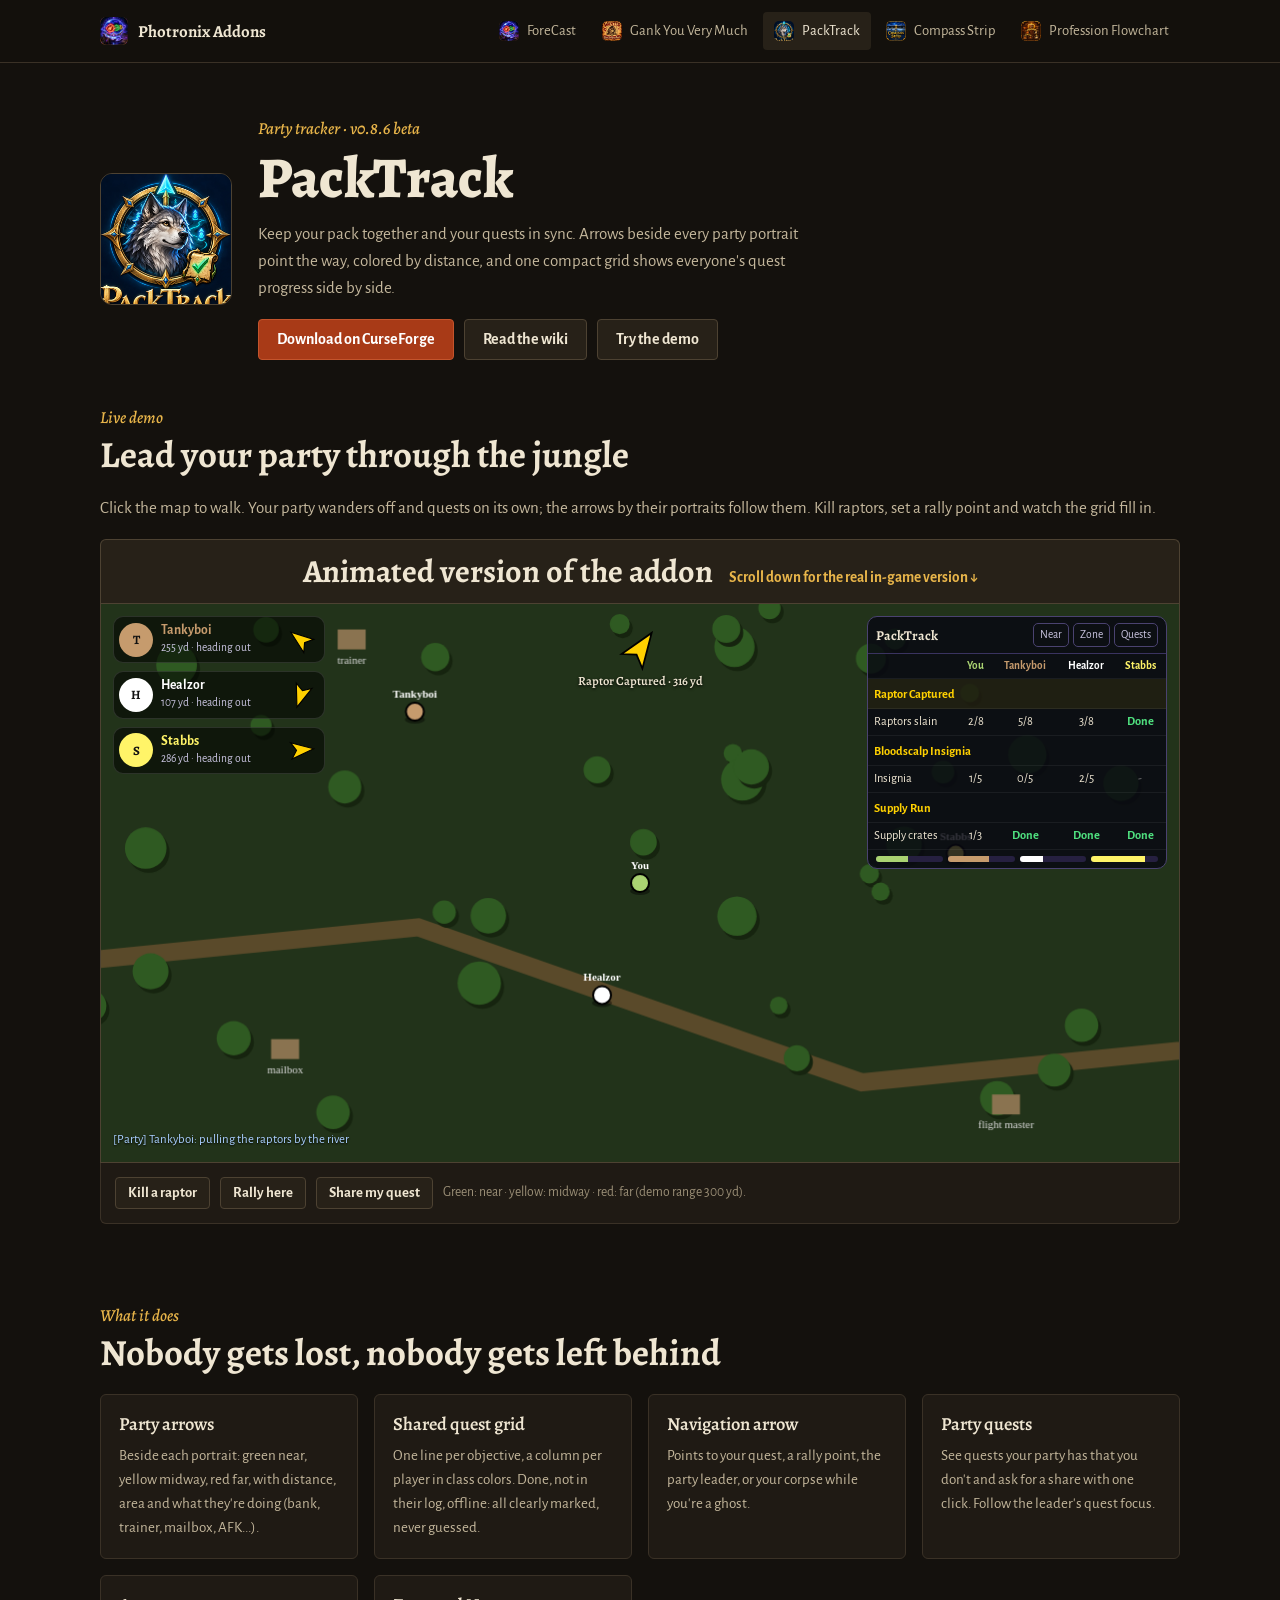
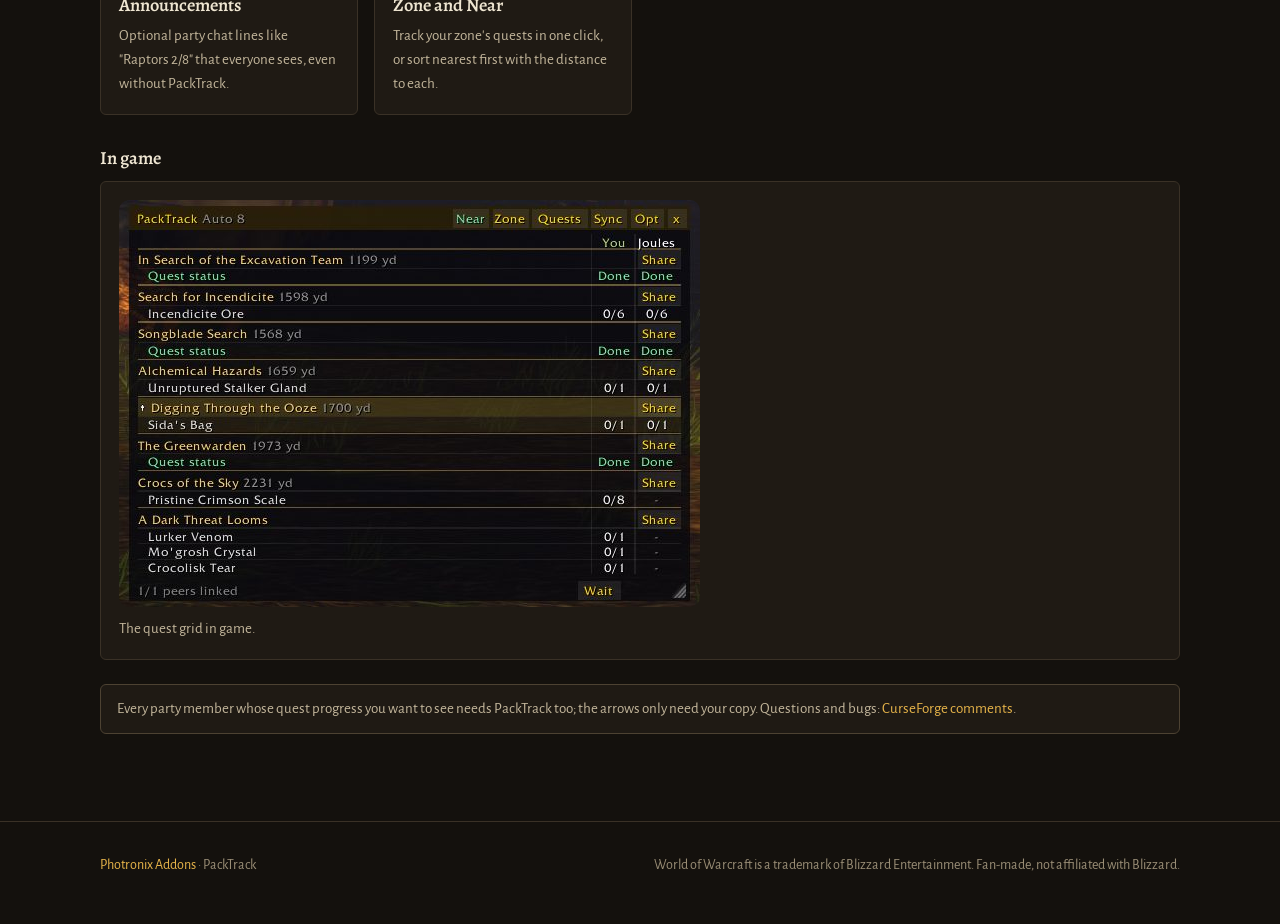
<file: packtrack/index.html>
<!doctype html>
<html lang="en">
<head>
<meta charset="utf-8">
<meta name="viewport" content="width=device-width,initial-scale=1">
<title>PackTrack · Photronix Addons</title>
<meta name="description" content="PackTrack keeps your WoW: Forever party together: arrows to every party member and everyone's quest progress side by side. Try the demo.">
<link rel="icon" href="../img/packtrack-icon.png?v=5">
<link rel="preconnect" href="https://fonts.googleapis.com"><link rel="preconnect" href="https://fonts.gstatic.com" crossorigin>
<link href="https://fonts.googleapis.com/css2?family=Alegreya:ital,wght@0,500;0,700;0,800;1,500&family=Alegreya+Sans:wght@400;500;700&display=swap" rel="stylesheet">
<link rel="stylesheet" href="../assets/site.css?v=4">
<style>
#pt{height:560px;background:#1d2a17;cursor:crosshair}
#map{position:absolute;inset:0;width:100%;height:100%}
.party{position:absolute;left:12px;top:12px;display:flex;flex-direction:column;gap:8px;pointer-events:none}
.pm{display:flex;align-items:center;gap:8px;background:rgba(0,0,0,.55);border:1px solid rgba(255,255,255,.12);border-radius:10px;padding:5px 8px 5px 5px;width:212px}
.pm .por{width:34px;height:34px;border-radius:50%;display:flex;align-items:center;justify-content:center;font:700 .8rem var(--display);color:#111}
.pm .nm{font:600 .85rem var(--body)}
.pm .sub{font-size:.72rem;color:#c9c4e0}
.pm .arw{margin-left:auto;width:30px;height:30px;transition:transform .15s}
.trk{position:absolute;right:12px;top:12px;width:300px;background:rgba(8,8,18,.82);border:1px solid #4a4270;border-radius:10px;font-size:.78rem;pointer-events:auto;cursor:default}
.trk .hd{display:flex;gap:4px;align-items:center;padding:6px 8px;border-bottom:1px solid #3a3360}
.trk .hd b{font:700 .85rem var(--display);margin-right:auto}
.trk .hd span{padding:2px 6px;border:1px solid #4a4270;border-radius:5px;font-size:.72rem;color:#c9c4e0}
.trk table{width:100%;border-collapse:collapse}
.trk td,.trk th{padding:3px 6px;border-bottom:1px solid rgba(255,255,255,.06);text-align:center;white-space:nowrap}
.trk th{font-size:.7rem;font-weight:700}
.trk td:first-child,.trk th:first-child{text-align:left;white-space:normal}
.trk tr.q td{color:#ffd100;font-weight:600;padding-top:6px;text-align:left}
.trk tr.q.focus td{background:rgba(255,209,0,.08)}
.trk .done{color:#4fe07f;font-weight:700}
.trk .xp{padding:6px 8px;display:grid;grid-template-columns:repeat(4,1fr);gap:5px}
.trk .xp div{height:6px;border-radius:3px;background:#262040;position:relative;overflow:hidden}
.trk .xp i{position:absolute;left:0;top:0;bottom:0;background:#9a5ae6}
.chat{position:absolute;left:12px;bottom:12px;max-width:46%;font-size:.8rem;line-height:1.45;text-shadow:0 1px 2px #000;pointer-events:none}
.chat div{color:#aad0ff;animation:fadein .3s}
@keyframes fadein{from{opacity:0;transform:translateY(6px)}}
.nav-arrow{position:absolute;left:50%;top:22px;transform:translateX(-50%);display:flex;flex-direction:column;align-items:center;pointer-events:none;font:600 .78rem var(--display);text-shadow:0 1px 3px #000}
.nav-arrow svg{width:46px;height:46px;transition:transform .15s}
@media (max-width:760px){#pt{height:760px} .trk{left:12px;right:12px;width:auto;top:auto;bottom:12px} .chat{bottom:270px;max-width:92%} .party .pm{width:180px}}
</style>
</head>
<body>
<header class="top"><div class="wrap">
  <a class="brand" href="../"><div class="orb"></div><span>Photronix Addons</span></a>
  <nav class="nav">
    <a href="../forecast/"><img src="../img/forecast-icon.png?v=5" alt="">ForeCast</a>
    <a href="../gank/"><img src="../img/gank-icon.png?v=5" alt="">Gank You Very Much</a>
    <a class="on" href="./"><img src="../img/packtrack-icon.png?v=5" alt="">PackTrack</a>
    <a href="../compass/"><img src="../img/compass-icon.png?v=6" alt="">Compass Strip</a>
    <a href="../flowchart/"><img src="../img/pflow-icon.png?v=2" alt="">Profession Flowchart</a>
  </nav>
</div></header>
<main class="wrap">
  <div class="page-head">
    <img src="../img/packtrack-icon.png?v=5" alt="PackTrack">
    <div class="txt">
      <div class="eyebrow">Party tracker · v0.8.6 beta</div>
      <h1>PackTrack</h1>
      <p class="muted">Keep your pack together and your quests in sync. Arrows beside every party portrait point the way, colored by distance, and one compact grid shows everyone's quest progress side by side.</p>
      <div class="btns"><a class="btn cf" href="https://www.curseforge.com/wow/addons/packtrack">Download on CurseForge</a><a class="btn" href="https://photronix2020.github.io/PackTrack-Wiki/">Read the wiki</a><a class="btn" href="#demo">Try the demo</a></div>
    </div>
  </div>

  <section id="demo" style="padding-top:24px">
    <div class="eyebrow">Live demo</div>
    <h2>Lead your party through the jungle</h2>
    <p class="muted">Click the map to walk. Your party wanders off and quests on its own; the arrows by their portraits follow them. Kill raptors, set a rally point and watch the grid fill in.</p>
    <a class="demo-banner" href="#ingame"><b>Animated version of the addon</b><span>Scroll down for the real in-game version &darr;</span></a>
    <div id="pt" class="stage joined">
      <canvas id="map"></canvas>
      <div class="nav-arrow" id="navA"><svg viewBox="0 0 40 40"><path d="M20 3l11 30-11-7-11 7z" fill="#ffd100" stroke="#000" stroke-width="1.5"/></svg><span id="navT"></span></div>
      <div class="party" id="party"></div>
      <div class="trk" id="trk"></div>
      <div class="chat" id="chat"></div>
    </div>
    <div class="controls">
      <button class="btn small" id="kill">Kill a raptor</button>
      <button class="btn small" id="rally">Rally here</button>
      <button class="btn small" id="share">Share my quest</button>
      <span class="hint">Green: near · yellow: midway · red: far (demo range 300 yd).</span>
    </div>
  </section>

  <section style="padding-top:10px">
    <div class="eyebrow">What it does</div>
    <h2>Nobody gets lost, nobody gets left behind</h2>
    <div class="grid3" style="margin-top:20px">
      <div class="tile"><h3>Party arrows</h3><p>Beside each portrait: green near, yellow midway, red far, with distance, area and what they're doing (bank, trainer, mailbox, AFK...).</p></div>
      <div class="tile"><h3>Shared quest grid</h3><p>One line per objective, a column per player in class colors. Done, not in their log, offline: all clearly marked, never guessed.</p></div>
      <div class="tile"><h3>Navigation arrow</h3><p>Points to your quest, a rally point, the party leader, or your corpse while you're a ghost.</p></div>
      <div class="tile"><h3>Party quests</h3><p>See quests your party has that you don't and ask for a share with one click. Follow the leader's quest focus.</p></div>
      <div class="tile"><h3>Announcements</h3><p>Optional party chat lines like "Raptors 2/8" that everyone sees, even without PackTrack.</p></div>
      <div class="tile"><h3>Zone and Near</h3><p>Track your zone's quests in one click, or sort nearest first with the distance to each.</p></div>
    </div>
    <h3 id="ingame" style="margin-top:32px;scroll-margin-top:80px">In game</h3>
    <div class="grid3" style="margin-top:12px">
      <figure class="tile" style="margin:0"><img src="../img/packtrack-tracker.jpg" alt="The quest grid in game" loading="lazy" style="border-radius:10px"><p style="margin-top:10px">The quest grid in game.</p></figure>
    </div>
    <p class="note" style="margin-top:24px">Every party member whose quest progress you want to see needs PackTrack too; the arrows only need your copy. Questions and bugs: <a href="https://www.curseforge.com/wow/addons/packtrack/comments">CurseForge comments</a>.</p>
  </section>
</main>
<footer><div class="wrap"><div><a href="../">Photronix Addons</a> · PackTrack</div><div>World of Warcraft is a trademark of Blizzard Entertainment. Fan-made, not affiliated with Blizzard.</div></div></footer>

<script>
(()=>{
const $=id=>document.getElementById(id);
const stage=$('pt'),cv=$('map'),ctx=cv.getContext('2d');
const YPX=.9; // yards per pixel... 1 px = 0.9 yd... map spans the stage
const FAR=300;
const P=[
  {name:'You',cls:'Hunter',col:'#aad372',x:0,y:0,tx:0,ty:0,me:true,act:''},
  {name:'Tankyboi',cls:'Warrior',col:'#c69b6d',x:-120,y:-60,act:'',xp:62},
  {name:'Healzor',cls:'Priest',col:'#ffffff',x:90,y:80,act:'',xp:35},
  {name:'Stabbs',cls:'Rogue',col:'#fff468',x:260,y:-150,act:'',xp:81},
];
P[0].xp=48;
const PLACES=[{x:-320,y:150,n:'at the mailbox'},{x:330,y:200,n:'at the flight master'},{x:-260,y:-220,n:'at the trainer'}];
let rally=null;
const Q=[
  {t:'Raptor Captured',o:[{n:'Raptors slain',max:8,v:[2,5,3,8]}]},
  {t:'Bloodscalp Insignia',o:[{n:'Insignia',max:5,v:[1,0,2,null]}]},
  {t:'Supply Run',o:[{n:'Supply crates',max:3,v:[1,3,3,2]}]},
];
// Party frames with arrows.
P.slice(1).forEach(p=>{
  const d=document.createElement('div');d.className='pm';
  d.innerHTML=`<div class="por" style="background:${p.col}">${p.name[0]}</div><div><div class="nm" style="color:${p.col}">${p.name}</div><div class="sub"></div></div><svg class="arw" viewBox="0 0 40 40"><path d="M20 3l11 30-11-7-11 7z" stroke="#000" stroke-width="1.5"/></svg>`;
  $('party').appendChild(d);p.el=d;
});
function chat(t){const d=document.createElement('div');d.textContent=t;$('chat').appendChild(d);while($('chat').children.length>5)$('chat').firstChild.remove();}
function size(){const r=stage.getBoundingClientRect();cv.width=r.width*devicePixelRatio;cv.height=r.height*devicePixelRatio;}
size();addEventListener('resize',size);
// The camera follows you; the world is in yards.
function toScreen(x,y){const w=cv.width/devicePixelRatio,h=cv.height/devicePixelRatio;return [w/2+(x-P[0].x)/YPX,h/2+(y-P[0].y)/YPX];}
stage.addEventListener('click',e=>{
  if(e.target.closest('.trk'))return;
  const r=stage.getBoundingClientRect();const w=r.width,h=r.height;
  P[0].tx=P[0].x+(e.clientX-r.left-w/2)*YPX;P[0].ty=P[0].y+(e.clientY-r.top-h/2)*YPX;
});
const trees=[];for(let i=0;i<160;i++)trees.push([Math.random()*1600-800,Math.random()*1200-600,8+Math.random()*14]);
function draw(){
  const w=cv.width/devicePixelRatio,h=cv.height/devicePixelRatio;
  ctx.setTransform(devicePixelRatio,0,0,devicePixelRatio,0,0);
  ctx.fillStyle='#22331a';ctx.fillRect(0,0,w,h);
  // paths and trees
  ctx.strokeStyle='#5a4a2a';ctx.lineWidth=18;ctx.lineCap='round';ctx.beginPath();
  let [a,b]=toScreen(-800,100);ctx.moveTo(a,b);[a,b]=toScreen(-200,40);ctx.lineTo(a,b);[a,b]=toScreen(200,180);ctx.lineTo(a,b);[a,b]=toScreen(800,120);ctx.lineTo(a,b);ctx.stroke();
  for(const t of trees){const[sx,sy]=toScreen(t[0],t[1]);if(sx<-30||sy<-30||sx>w+30||sy>h+30)continue;ctx.fillStyle='#16240f';ctx.beginPath();ctx.arc(sx+3,sy+4,t[2],0,7);ctx.fill();ctx.fillStyle='#2f5a22';ctx.beginPath();ctx.arc(sx,sy,t[2],0,7);ctx.fill();}
  for(const pl of PLACES){const[sx,sy]=toScreen(pl.x,pl.y);ctx.fillStyle='#8a7350';ctx.fillRect(sx-14,sy-10,28,20);ctx.fillStyle='#ddd';ctx.font='11px Inter';ctx.textAlign='center';ctx.fillText(pl.n.replace('at the ',''),sx,sy+24);}
  if(rally){const[sx,sy]=toScreen(rally.x,rally.y);ctx.strokeStyle='#ffd100';ctx.lineWidth=3;ctx.beginPath();ctx.moveTo(sx,sy);ctx.lineTo(sx,sy-26);ctx.stroke();ctx.fillStyle='#ffd100';ctx.beginPath();ctx.moveTo(sx,sy-26);ctx.lineTo(sx+16,sy-20);ctx.lineTo(sx,sy-14);ctx.fill();}
  for(const p of P){const[sx,sy]=toScreen(p.x,p.y);ctx.fillStyle='rgba(0,0,0,.4)';ctx.beginPath();ctx.ellipse(sx,sy+8,10,4,0,0,7);ctx.fill();ctx.fillStyle=p.col;ctx.beginPath();ctx.arc(sx,sy,9,0,7);ctx.fill();ctx.strokeStyle='#000';ctx.lineWidth=2;ctx.stroke();ctx.fillStyle='#fff';ctx.font='600 11px Inter';ctx.textAlign='center';ctx.fillText(p.name,sx,sy-14);}
}
function colorFor(d){return d<100?'#4fe07f':d<FAR?'#ffd100':'#ff4a3a';}
function updateArrows(){
  for(const p of P.slice(1)){
    const dx=p.x-P[0].x,dy=p.y-P[0].y,d=Math.hypot(dx,dy),ang=Math.atan2(dx,-dy)*180/Math.PI;
    const svg=p.el.querySelector('.arw');svg.style.transform=`rotate(${ang}deg)`;svg.querySelector('path').setAttribute('fill',colorFor(d));
    p.el.querySelector('.sub').textContent=`${Math.round(d)} yd${p.act?' · '+p.act:''}`;
  }
  // Navigation arrow: rally point, else the focused quest area.
  const tgt=rally||{x:180,y:-260,n:'Raptor Captured'};
  const dx=tgt.x-P[0].x,dy=tgt.y-P[0].y,d=Math.hypot(dx,dy);
  $('navA').querySelector('svg').style.transform=`rotate(${Math.atan2(dx,-dy)*180/Math.PI}deg)`;
  $('navT').textContent=(rally?'Rally point':'Raptor Captured')+' · '+Math.round(d)+' yd';
}
function tracker(){
  let h='<div class="hd"><b>PackTrack</b><span>Near</span><span>Zone</span><span>Quests</span></div><table><tr><th></th>'+P.map(p=>`<th style="color:${p.col}">${p.name}</th>`).join('')+'</tr>';
  Q.forEach((q,qi)=>{
    h+=`<tr class="q${qi===0?' focus':''}"><td colspan="${P.length+1}">${q.t}</td></tr>`;
    for(const o of q.o){
      h+=`<tr><td>${o.n}</td>`+o.v.map(v=>v==null?'<td style="color:#888">-</td>':v>=o.max?'<td class="done">Done</td>':`<td>${v}/${o.max}</td>`).join('')+'</tr>';
    }
  });
  h+='</table><div class="xp">'+P.map(p=>`<div title="${p.name}"><i style="width:${p.xp}%;background:${p.col}"></i></div>`).join('')+'</div>';
  $('trk').innerHTML=h;
}
function progress(qi,pi,n){const o=Q[qi].o[0];if(o.v[pi]==null||o.v[pi]>=o.max)return false;o.v[pi]=Math.min(o.max,o.v[pi]+n);return true;}
$('kill').onclick=e=>{e.stopPropagation();if(progress(0,0,1)){const v=Q[0].o[0].v[0];chat(`[Party] You: Raptors ${v}/8${v>=8?' (done)':''}`);P[0].xp=Math.min(100,P[0].xp+4);tracker();}else chat('You already have all 8 raptors.');};
$('rally').onclick=e=>{e.stopPropagation();rally={x:P[0].x,y:P[0].y};chat('[Party] You: Rally point set here. Meet up!');for(const p of P.slice(1)){p.goal={x:rally.x+(Math.random()*60-30),y:rally.y+(Math.random()*60-30)};p.act='heading to the rally';}};
$('share').onclick=e=>{e.stopPropagation();if(Q[1].o[0].v[3]==null){Q[1].o[0].v[3]=0;chat('Stabbs accepted Bloodscalp Insignia.');tracker();}else chat('Everyone already has Bloodscalp Insignia.');};
let last=performance.now(),think=0;
function step(now){
  const dt=Math.min(.1,(now-last)/1000);last=now;
  const me=P[0],d=Math.hypot(me.tx-me.x,me.ty-me.y);
  if(d>2){const s=Math.min(d,90*dt);me.x+=(me.tx-me.x)/d*s;me.y+=(me.ty-me.y)/d*s;}
  think-=dt;
  if(think<=0){
    think=2.5;
    for(const [i,p] of P.entries()){
      if(i===0)continue;
      if(!p.goal||Math.random()<.25){
        if(rally&&p.act==='heading to the rally')continue;
        if(Math.random()<.3){const pl=PLACES[Math.floor(Math.random()*PLACES.length)];p.goal={x:pl.x,y:pl.y};p.act='heading out';p.place=pl;}
        else{p.goal={x:me.x+Math.random()*360-180,y:me.y+Math.random()*300-150};p.act=Math.random()<.3?'fighting':'';p.place=null;}
      }
      if(p.act==='fighting'&&progress(0,i,1)){const v=Q[0].o[0].v[i];if(Math.random()<.5)chat(`[Party] ${p.name}: Raptors ${v}/8${v>=8?' (done)':''}`);p.xp=Math.min(100,p.xp+3);}
      if(Math.random()<.12)progress(2,i,1);
    }
    tracker();
  }
  for(const [i,p] of P.entries()){
    if(i===0||!p.goal)continue;
    const dd=Math.hypot(p.goal.x-p.x,p.goal.y-p.y);
    if(dd>3){const s=Math.min(dd,70*dt);p.x+=(p.goal.x-p.x)/dd*s;p.y+=(p.goal.y-p.y)/dd*s;}
    else if(p.place){p.act=p.place.n;}
    else if(p.act==='heading to the rally'){p.act='at the rally point';}
  }
  draw();updateArrows();requestAnimationFrame(step);
}
tracker();chat('[Party] Tankyboi: pulling the raptors by the river');requestAnimationFrame(step);
})();
</script>
</body>
</html>
</file>
<file: assets/site.css>
/* Photronix Addons: shared styles for the hub and the addon pages. */
:root{
  --bg:#14110d;--bg2:#1a1611;--panel:#1f1a14;--panel2:#272118;--line:#3a3126;--line2:#4d4232;
  --text:#efe6d2;--muted:#c4b79c;--dim:#9a8e76;
  --teal:#7fc8a0;--purple:#a98a5c;--violet:#d9b56a;--red:#d8553f;--gold:#e8b54a;--green:#7fc87a;--blue:#7fa8d8;
  --radius:6px;--wrap:1120px;
  --display:'Alegreya',Georgia,serif;--body:'Alegreya Sans',system-ui,sans-serif;
}
*{box-sizing:border-box}
html{scroll-behavior:smooth}
body{margin:0;background:var(--bg);color:var(--text);font:17px/1.6 var(--body);-webkit-font-smoothing:antialiased;overflow-x:hidden}
a{color:var(--gold);text-decoration:none}
a:hover{text-decoration:underline}
img{max-width:100%;display:block}
.wrap{max-width:var(--wrap);margin:0 auto;padding:0 20px}
h1,h2,h3{font-family:var(--display);line-height:1.15;margin:0 0 .5em;text-wrap:balance}
p,li{text-wrap:pretty}
h1{font-size:clamp(2.2rem,5.5vw,3.6rem);font-weight:800}
h2{font-size:clamp(1.6rem,3.4vw,2.3rem);font-weight:700}
h3{font-size:1.15rem;font-weight:600}
p{margin:0 0 1em}
.eyebrow{font:italic 500 1.05rem/1.2 var(--display);color:var(--gold);margin-bottom:6px}
.muted{color:var(--muted)}
.grad{color:var(--gold)}

/* Top bar */
.top{position:sticky;top:0;z-index:50;background:#14110df2;border-bottom:1px solid var(--line)}
.top .wrap{display:flex;align-items:center;gap:18px;height:62px}
.brand{display:flex;align-items:center;gap:10px;color:var(--text);font:700 1.05rem var(--display);white-space:nowrap}
.brand:hover{text-decoration:none}
.brand .orb{width:28px;height:28px;border-radius:6px;background:url(../img/favicon.png) center/cover}
.nav{display:flex;gap:4px;margin-left:auto;overflow-x:auto;scrollbar-width:none}
.nav::-webkit-scrollbar{display:none}
.nav a{display:flex;align-items:center;gap:8px;color:var(--muted);padding:7px 11px;border-radius:4px;font-size:.92rem;white-space:nowrap}
.nav a img{width:20px;height:20px;border-radius:5px}
.nav a:hover,.nav a.on{color:var(--text);background:var(--panel2);text-decoration:none}

/* Buttons */
.btn{display:inline-flex;align-items:center;gap:8px;padding:10px 18px;border-radius:4px;font:600 1rem var(--body);border:1px solid var(--line2);background:var(--panel2);color:var(--text);cursor:pointer;transition:border-color .12s,background .12s}
.btn:hover{text-decoration:none;border-color:var(--gold)}
.btn.primary{background:var(--gold);border-color:var(--gold);color:#1a140a}
.btn.primary:hover{background:#f2c86a}
.btn.cf{background:#a83a17;border-color:#c4542c;color:#fff}
.btn.small{padding:6px 12px;font-size:.92rem;border-radius:4px}
.btn:disabled{opacity:.45;cursor:default;transform:none}
.btns{display:flex;flex-wrap:wrap;gap:10px}

/* Sections */
section{padding:72px 0}
.hero{padding:88px 0 56px;text-align:center}
.hero p.lead{font-size:1.2rem;color:var(--muted);max-width:56ch;margin:0 auto 28px}
.hero .btns{justify-content:center}
.icons{display:flex;gap:18px;justify-content:center;margin-top:44px;flex-wrap:wrap}
.icons a{display:block;width:88px;height:88px;border-radius:8px;overflow:hidden;border:1px solid var(--line2);transition:transform .15s}
.icons a:hover{transform:translateY(-3px);border-color:var(--gold)}
.icons img{width:100%;height:100%;object-fit:cover}

/* Addon cards */
.cards{display:grid;grid-template-columns:repeat(auto-fit,minmax(300px,1fr));gap:20px}
.card{background:var(--panel);border:1px solid var(--line);border-radius:var(--radius);padding:22px;display:flex;flex-direction:column;gap:14px}
.card .head{display:flex;gap:14px;align-items:center;padding-bottom:12px;border-bottom:1px solid var(--line)}
.card .head h3{color:var(--accent,var(--text))}
.card .head img{width:64px;height:64px;border-radius:8px;border:1px solid var(--line2)}
.card .tag{font-size:.82rem;color:var(--muted)}
.card .ver{display:inline-block;font:600 .85rem/1 var(--body);padding:4px 8px;border-radius:3px;background:var(--bg2);color:var(--muted);border:1px solid var(--line2)}
.card .shot{border-radius:4px;border:1px solid var(--line);aspect-ratio:16/9;object-fit:cover;width:100%}
.card ul{margin:0;padding-left:18px;color:var(--muted);font-size:.93rem}
.card .btns{margin-top:auto}

/* Small addon cards */
.minis{display:grid;grid-template-columns:repeat(auto-fit,minmax(320px,1fr));gap:16px}
.mini{display:flex;gap:16px;align-items:flex-start;background:var(--panel);border:1px solid var(--line);border-radius:var(--radius);padding:18px}
.mini img{width:64px;height:64px;border-radius:8px;border:1px solid var(--line2);flex:none;object-fit:cover}
.mini h3{margin-bottom:.3em}
.mini p{color:var(--muted);font-size:.93rem;margin:0 0 12px}
@media (max-width:640px){.minis{grid-template-columns:1fr}}

/* Feature grids */
.grid3{display:grid;grid-template-columns:repeat(auto-fit,minmax(240px,1fr));gap:16px}
.tile{background:var(--panel);border:1px solid var(--line);border-radius:var(--radius);padding:18px}
.tile .ico{font-size:1.4rem;margin-bottom:6px}
.tile p{color:var(--muted);font-size:.94rem;margin:0}

/* Addon page header */
.page-head{display:flex;gap:26px;align-items:center;padding:56px 0 24px;flex-wrap:wrap}
.page-head > img{width:132px;height:132px;border-radius:12px;border:1px solid var(--line2)}
.page-head .txt{flex:1;min-width:260px}
.page-head .txt p{max-width:33em}
.page-head h1{margin-bottom:.15em}

/* Demo stage */
.stage{position:relative;border-radius:var(--radius);border:1px solid var(--line2);overflow:hidden;
  background:radial-gradient(700px 400px at 50% 40%,#2a3a44,#141c26 60%,#0b0f16);min-height:440px;user-select:none}
.controls{display:flex;flex-wrap:wrap;gap:10px;align-items:center;padding:14px;border:1px solid var(--line);border-top:0;border-radius:0 0 var(--radius) var(--radius);background:var(--panel)}
.stage.joined{border-radius:var(--radius) var(--radius) 0 0}
.demo-banner{display:flex;flex-wrap:wrap;align-items:baseline;justify-content:center;gap:4px 16px;padding:14px 16px;border:1px solid var(--line2);border-bottom:0;border-radius:var(--radius) var(--radius) 0 0;background:var(--panel2);text-align:center}
.demo-banner:hover{text-decoration:none;background:#30291e}
.demo-banner b{font:700 clamp(1.25rem,3.2vw,2rem)/1.1 var(--display);color:var(--text)}
.demo-banner span{font:600 .95rem var(--body);color:var(--gold)}
.demo-banner + .stage{border-radius:0}
.hint{font-size:.85rem;color:var(--dim)}
.kbd{display:inline-block;min-width:20px;padding:1px 6px;border-radius:5px;border:1px solid var(--line2);background:var(--bg2);font:600 .78rem var(--display);text-align:center}

/* Tables */
.tbl{width:100%;border-collapse:collapse;font-size:.92rem}
.tbl th,.tbl td{text-align:left;padding:8px 10px;border-bottom:1px solid var(--line)}
.tbl th{color:var(--gold);font-weight:600;cursor:pointer;white-space:nowrap;user-select:none}
.tbl tr:hover td{background:rgba(255,255,255,.03)}
.tblwrap{overflow-x:auto;border:1px solid var(--line);border-radius:12px;background:var(--panel)}

.note{border:1px solid var(--line2);background:var(--panel);padding:12px 16px;border-radius:var(--radius);color:var(--muted);font-size:.94rem}
footer{border-top:1px solid var(--line);padding:32px 0 48px;color:var(--dim);font-size:.88rem}
footer .wrap{display:flex;flex-wrap:wrap;gap:12px 28px;justify-content:space-between}

@media (max-width:640px){
  section{padding:52px 0}
  .hero{padding:56px 0 36px}
  .brand span{display:none}
  .icons a{width:72px;height:72px}
  .page-head > img{width:96px;height:96px}
}
@media (prefers-reduced-motion:reduce){*{animation:none!important;transition:none!important}}
.card .ver.soon{color:var(--accent);border-color:var(--accent)}
.wtb-mock{background:#0d1017;padding:10px 12px;font-size:clamp(.62rem,1.6vw,.78rem);line-height:1.3;color:#e8e8e8;display:flex;flex-direction:column;justify-content:center;gap:4px;overflow:hidden}
.wtb-mock .wtb-title{color:#ffd100;font-weight:600}
.wtb-mock .wtb-box{border:1px solid #5a6070;border-radius:3px;padding:3px 8px;background:#000}
.wtb-mock .wtb-item{font-weight:600}
.wtb-mock .wtb-v span{color:#9d9d9d}
.wtb-mock .wtb-v em{font-style:normal;color:#7fd7ff}
</file>
